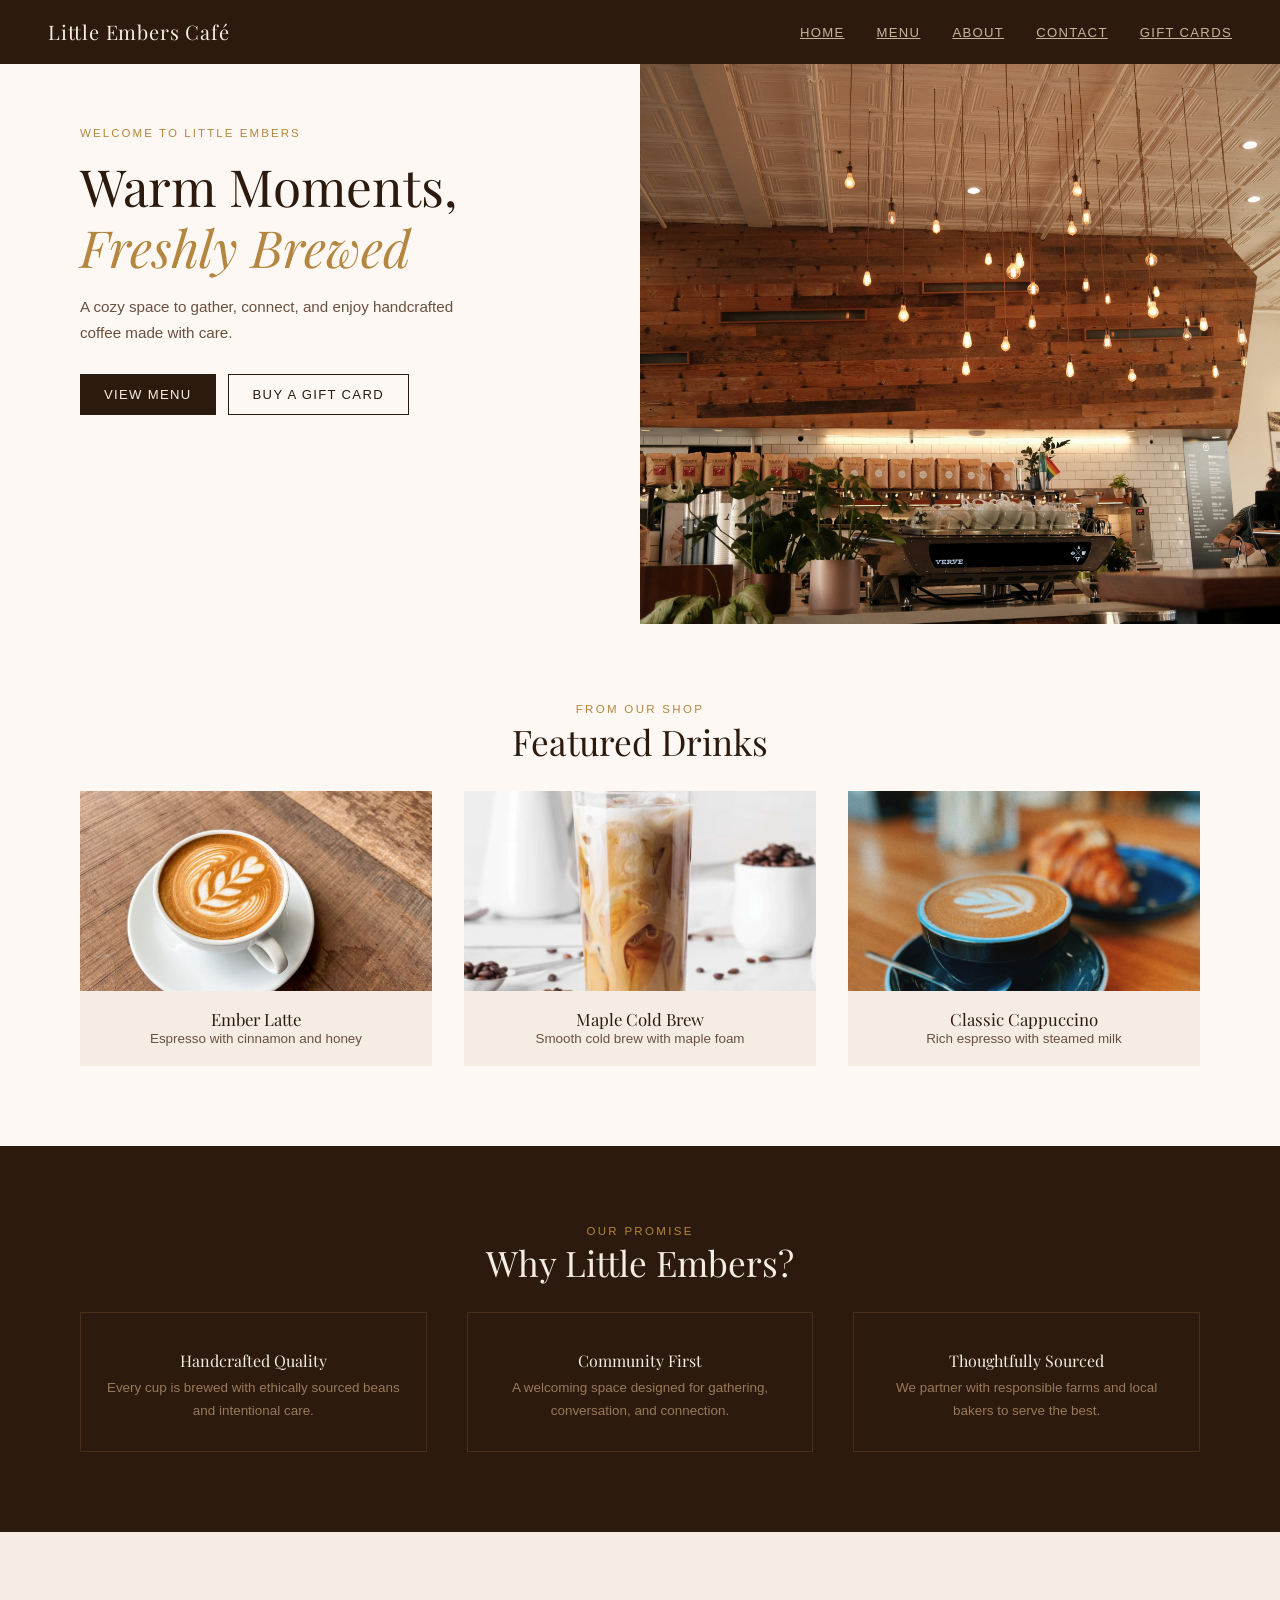
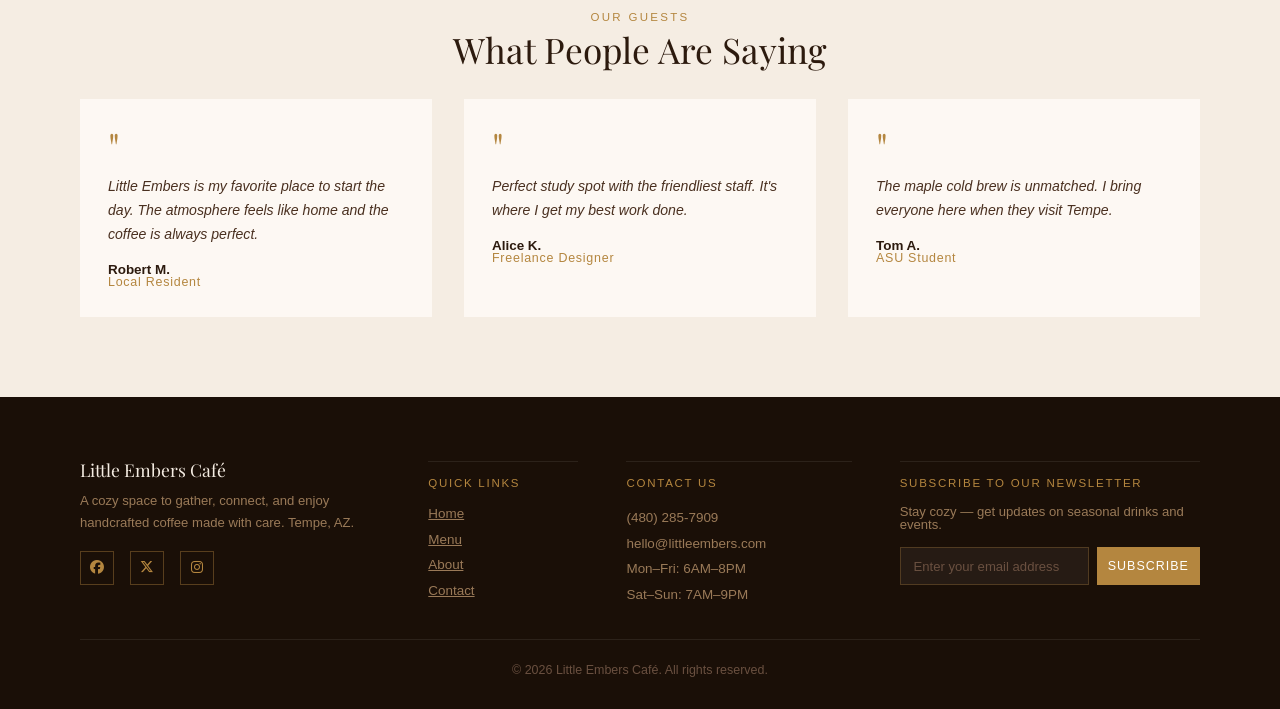
<file: index.html>
<!doctype html>
<html lang="en">
  <head>
    <meta charset="UTF-8" />
    <meta name="author" content="Sebastian Meza-Torres" />
    <meta
      name="keywords"
      content="café, ember latte, maple cold brew, cappuccino, community."
    />
    <meta
      name="description"
      content="Little Embers Café is a coffee shop website is for my senior project at ASU."
    />
    <meta name="viewport" content="width=device-width, initial-scale=1.0" />
    <link rel="preconnect" href="https://fonts.googleapis.com" />
    <link rel="preconnect" href="https://fonts.gstatic.com" crossorigin />
    <link
      href="https://fonts.googleapis.com/css2?family=Montserrat:ital,wght@0,100..900;1,100..900&family=Playfair+Display:ital,wght@0,400..900;1,400..900&family=Roboto:ital,wght@0,100..900;1,100..900&family=Source+Sans+3:ital,wght@0,200..900;1,200..900&display=swap"
      rel="stylesheet"
    />
    <link href="css/styles.css" rel="stylesheet" />
    <link
      href="https://cdnjs.cloudflare.com/ajax/libs/font-awesome/6.5.1/css/all.min.css"
      rel="stylesheet"
    />
    <title>Little Embers Café</title>
  </head>
  <body>
    <a href="#main-content" class="skip-link">Skip to main content</a>
    <header>
      <nav>
        <div class="logo">Little Embers Café</div>
        <button class="menu-toggle" aria-label="Toggle menu">
          <span></span><span></span><span></span>
        </button>
        <ul class="nav-links">
          <li><a href="index.html">Home</a></li>
          <li><a href="menu.html">Menu</a></li>
          <li><a href="about.html">About</a></li>
          <li><a href="contact.html">Contact</a></li>
          <li><a href="giftcard.html">Gift Cards</a></li>
        </ul>
        <!--
        <label class="dark-toggle" aria-label="Toggle dark mode">
          <input type="checkbox" id="darkModeBtn"/>
          <span class="dark-toggle-slider"></span>
          </label>
        -->
      </nav>
    </header>
    <main id="main-content">
      <!-- Hero Section -->
      <section class="hero">
        <div class="hero-text">
          <span class="hero-eyebrow">Welcome to Little Embers</span>
          <h1 class="hero-title">
            Warm Moments, <br /><em>Freshly Brewed</em>
          </h1>
          <p class="hero-sub">
            A cozy space to gather, connect, and enjoy handcrafted coffee made
            with care.
          </p>
          <div class="hero-btns">
            <button
              class="btn-primary"
              type="button"
              onclick="window.location.href = 'menu.html'"
            >
              View Menu
            </button>
            <button
              class="btn-secondary"
              type="button"
              onclick="window.location.href = 'giftcard.html'"
            >
              Buy a Gift Card
            </button>
          </div>
        </div>
        <div class="hero-image">
          <img
            src="images/Little-Embers-Cafe-Hero.jpg"
            alt="Cozy interior of Little Embers Café"
          />
        </div>
      </section>

      <!--Featured Drinks-->
      <section class="section">
        <div class="section-header">
          <span class="section-label">From Our Shop</span>
          <h2 class="section-title">Featured Drinks</h2>
        </div>
        <div class="drinks-grid">
          <div class="drink-card">
            <img
              class="drink-img"
              src="images/Latte-Featured-Drink.jpg"
              alt="Ember Latte"
            />
            <div class="drink-info">
              <h3 class="drink-name">Ember Latte</h3>
              <p class="drink-desc">Espresso with cinnamon and honey</p>
            </div>
          </div>

          <div class="drink-card">
            <img
              class="drink-img"
              src="images/Maple-Cold-Brew.jpeg"
              alt="Maple Cold Brew"
            />
            <div class="drink-info">
              <h3 class="drink-name">Maple Cold Brew</h3>
              <p class="drink-desc">Smooth cold brew with maple foam</p>
            </div>
          </div>

          <div class="drink-card">
            <img
              class="drink-img"
              src="images/Classic-Cappuccino.jpg"
              alt="Classic Cappuccino"
            />
            <div class="drink-info">
              <h3 class="drink-name">Classic Cappuccino</h3>
              <p class="drink-desc">Rich espresso with steamed milk</p>
            </div>
          </div>
        </div>
      </section>
      <!--Why Little Embers Section-->
      <section class="why-section">
        <div class="section-header">
          <span class="section-label">Our Promise</span>
          <h2 class="section-title">Why Little Embers?</h2>
        </div>
        <div class="why-grid">
          <div class="why-item">
            <div class="why-icon"></div>
            <h3 class="why-title">Handcrafted Quality</h3>
            <p class="why-desc">
              Every cup is brewed with ethically sourced beans and intentional
              care.
            </p>
          </div>
          <div class="why-item">
            <div class="why-icon"></div>
            <h3 class="why-title">Community First</h3>
            <p class="why-desc">
              A welcoming space designed for gathering, conversation, and
              connection.
            </p>
          </div>
          <div class="why-item">
            <div class="why-icon"></div>
            <h3 class="why-title">Thoughtfully Sourced</h3>
            <p class="why-desc">
              We partner with responsible farms and local bakers to serve the
              best.
            </p>
          </div>
        </div>
      </section>
      <!--Testimonials-->
      <section class="testimonials">
        <div class="section-header">
          <span class="section-label">Our Guests</span>
          <h2 class="section-title">What People Are Saying</h2>
        </div>
        <div class="testimonials-grid">
          <div class="testimonial-card">
            <div class="quote-mark">"</div>
            <p class="testimonial-text">
              Little Embers is my favorite place to start the day. The
              atmosphere feels like home and the coffee is always perfect.
            </p>
            <p class="testimonial-author">Robert M.</p>
            <p class="testimonial-role">Local Resident</p>
          </div>
          <div class="testimonial-card">
            <div class="quote-mark">"</div>
            <p class="testimonial-text">
              Perfect study spot with the friendliest staff. It's where I get my
              best work done.
            </p>
            <p class="testimonial-author">Alice K.</p>
            <p class="testimonial-role">Freelance Designer</p>
          </div>
          <div class="testimonial-card">
            <div class="quote-mark">"</div>
            <p class="testimonial-text">
              The maple cold brew is unmatched. I bring everyone here when they
              visit Tempe.
            </p>
            <p class="testimonial-author">Tom A.</p>
            <p class="testimonial-role">ASU Student</p>
          </div>
        </div>
      </section>
    </main>
    <!-- Footer -->
    <footer>
      <div class="footer-grid">
        <div>
          <p class="footer-logo">Little Embers Café</p>
          <p class="footer-tagline">
            A cozy space to gather, connect, and enjoy handcrafted coffee made
            with care. Tempe, AZ.
          </p>
          <div class="footer-social">
            <div class="footer-social-icon" role="img" aria-label="Facebook">
              <i class="fa-brands fa-facebook"></i>
            </div>
            <div class="footer-social-icon" role="img" aria-label="X / Twitter">
              <i class="fa-brands fa-x-twitter"></i>
            </div>
            <div class="footer-social-icon" role="img" aria-label="Instagram">
              <i class="fa-brands fa-instagram"></i>
            </div>
          </div>
        </div>
        <div>
          <p class="footer-heading">Quick Links</p>
          <ul class="footer-links">
            <li><a href="index.html">Home</a></li>
            <li><a href="menu.html">Menu</a></li>
            <li><a href="about.html">About</a></li>
            <li><a href="contact.html">Contact</a></li>
          </ul>
        </div>
        <div>
          <p class="footer-heading">Contact Us</p>
          <address class="footer-contact-info">
            (480) 285-7909<br />
            hello@littleembers.com<br />
            Mon&ndash;Fri: 6AM&ndash;8PM<br />
            Sat&ndash;Sun: 7AM&ndash;9PM
          </address>
        </div>
        <div>
          <p class="footer-heading">Subscribe to Our Newsletter</p>
          <p class="footer-newsletter-desc">
            Stay cozy &mdash; get updates on seasonal drinks and events.
          </p>
          <div class="newsletter-form">
            <input
              type="email"
              class="newsletter-input"
              placeholder="Enter your email address"
              aria-label="Email address for newsletter"
            />
            <button class="newsletter-btn">Subscribe</button>
          </div>
        </div>
      </div>
      <div class="footer-bottom">
        &copy; 2026 Little Embers Café. All rights reserved.
      </div>
    </footer>

    <script src="js/script.js"></script>
  </body>
</html>
</file>
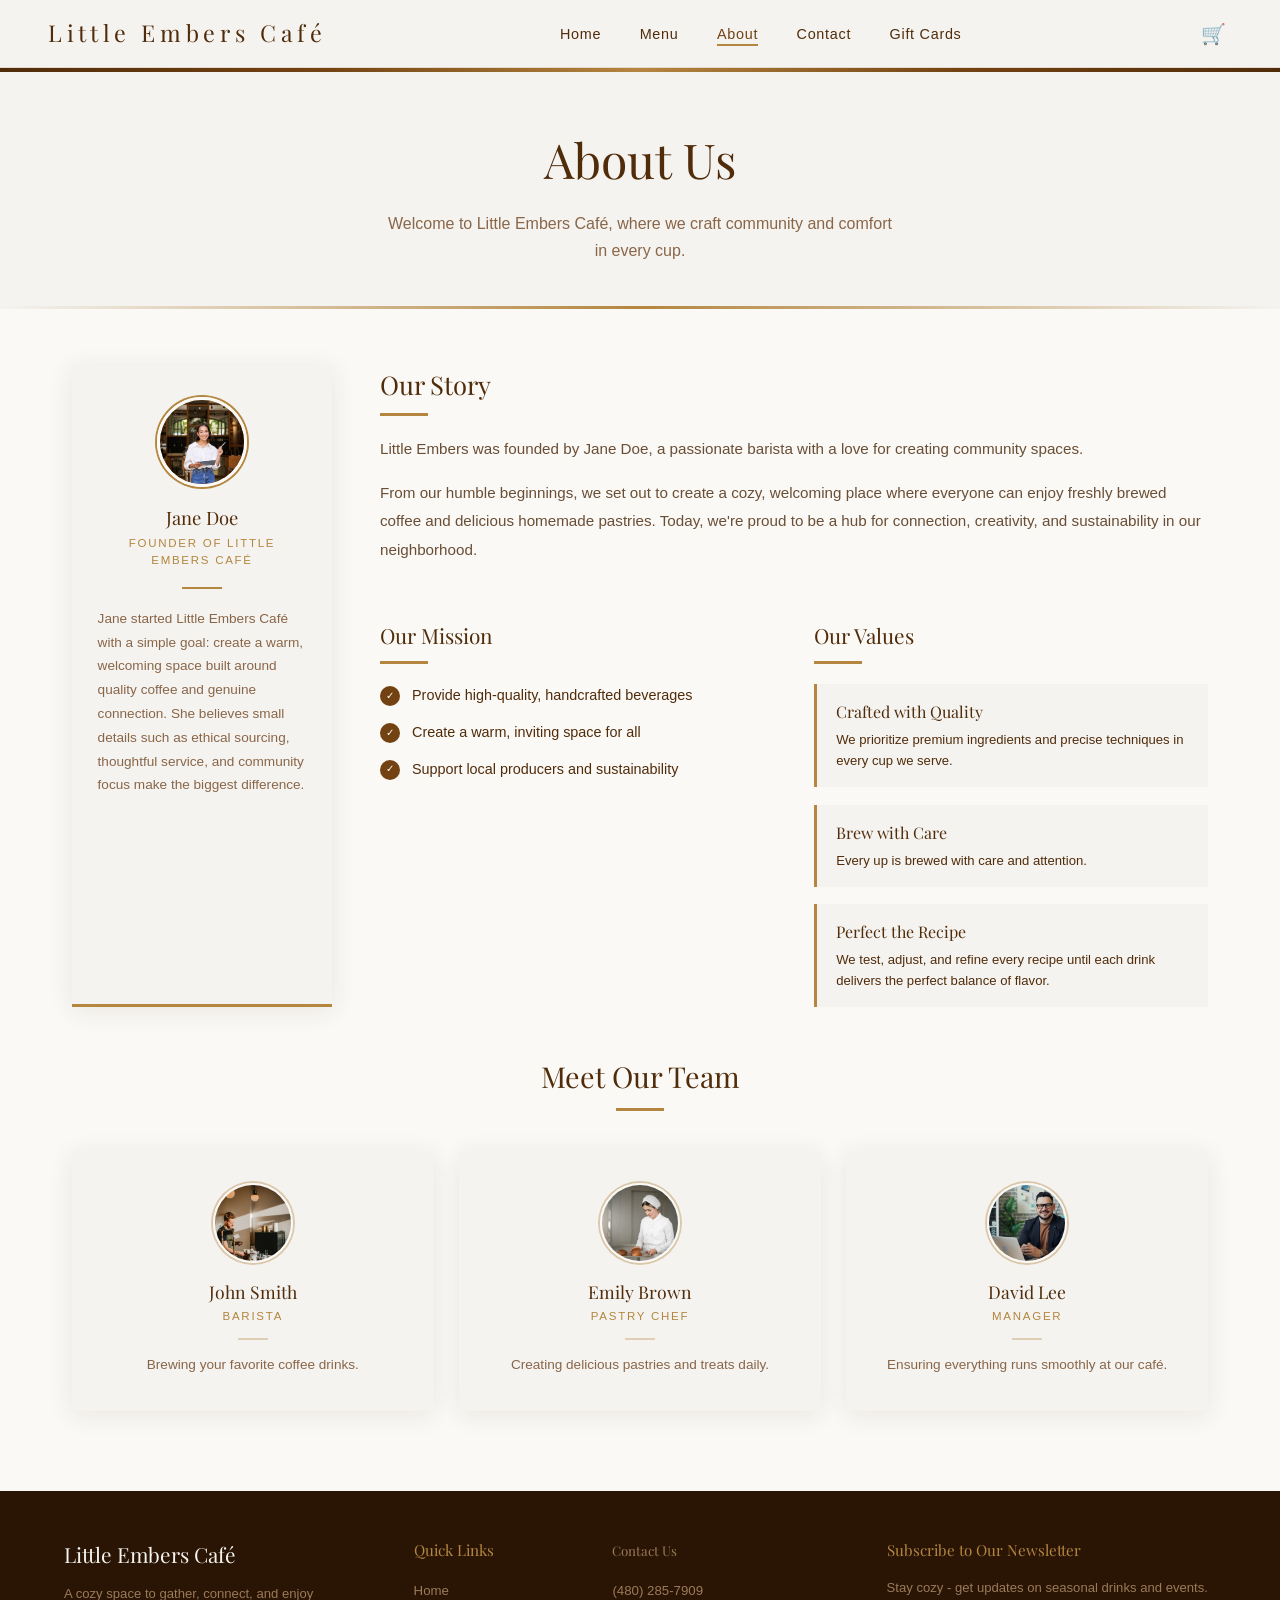
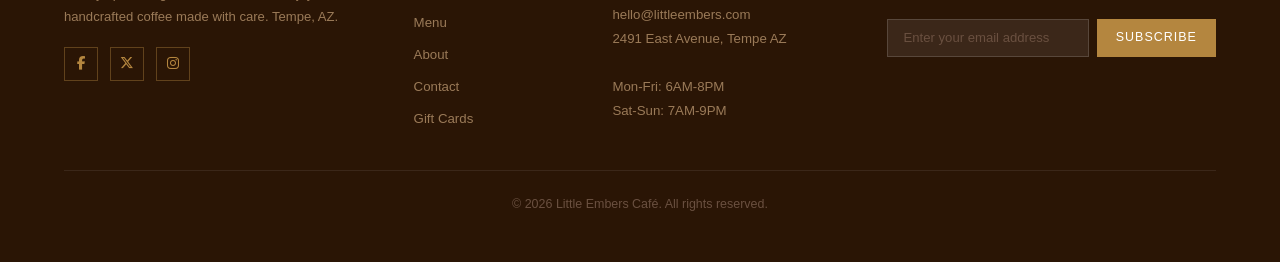
<file: about.html>
<!doctype html>
<html lang="en">
  <head>
    <meta charset="UTF-8" />
    <meta name="author" content="Sebastian Meza-Torres" />
    <meta name="keywords" content="" />
    <meta
      name="description"
      content="This page features the staff members that created Little Embers Café."
    />
    <meta name="viewport" content="width=device-width, initial-scale=1.0" />
    <title>About Us - Little Embers Café</title>
    <link href="css/about.css" rel="stylesheet" />
    <link rel="preconnect" href="https://fonts.googleapis.com" />
    <link rel="preconnect" href="https://fonts.gstatic.com" crossorigin />
    <link
      href="https://fonts.googleapis.com/css2?family=Montserrat:ital,wght@0,100..900;1,100..900&family=Playfair+Display:ital,wght@0,400..900;1,400..900&family=Roboto:ital,wght@0,100..900;1,100..900&family=Source+Sans+3:ital,wght@0,200..900;1,200..900&display=swap"
      rel="stylesheet"
    />
    <link
      href="https://cdnjs.cloudflare.com/ajax/libs/font-awesome/6.5.1/css/all.min.css"
      rel="stylesheet"
    />
  </head>
  <body>
    <header>
      <nav aria-label="Primary navigation">
        <a href="index.html" class="logo">Little Embers Café</a>
        <ul class="nav-links">
          <li><a href="index.html">Home</a></li>
          <li><a href="menu.html">Menu</a></li>
          <li>
            <a href="about.html" class="active" aria-current="page">About</a>
          </li>
          <li><a href="contact.html">Contact</a></li>
          <li><a href="giftcard.html">Gift Cards</a></li>
        </ul>
        <div class="nav-actions">
          <button class="cart-btn" aria-label="View cart">🛒</button>
          <button
            class="hamburger"
            id="hamburger"
            aria-label="Toggle navigation"
            aria-expanded="false"
            aria-controls="mobile-nav"
          >
            <span></span>
            <span></span>
            <span></span>
          </button>
        </div>
      </nav>
    </header>
    <!-- Mobile Nav -->
    <nav
      id="mobile-nav"
      class="mobile-nav"
      aria-label="Mobile navigation"
      hidden
    >
      <a href="index.html">Home</a>
      <a href="menu.html">Menu</a>
      <a href="about.html" class="active" aria-current="page">About Us</a>
      <a href="contact.html">Contact</a>
      <a href="giftcard.html">Gift Cards</a>
    </nav>
    <div class="accent-strip" aria-hidden="true"></div>
    <main>
      <!--Page Banner -->
      <section class="page-banner" aria-labelledby="page-heading">
        <h1 id="page-heading">About Us</h1>
        <p>
          Welcome to Little Embers Café, where we craft community and comfort in
          every cup.
        </p>
      </section>

      <!-- Sidebar and Content -->
      <div class="about-wrapper">
        <!-- Founder Sidebar -->
        <aside class="founder-sidebar reveal" aria-label="Founder profile">
          <!-- I will need to find images on Pixabay or somewhere, I will be adding images in general once I am done with this page. -->
          <!-- All credit goes to benzoix on freepik: https://www.freepik.com/free-photo/portrait-asian-woman-manager-standing-with-tablet-front-cafe-entrance-welcomes-guests_35982111.htm#fromView=keyword&page=1&position=0&uuid=640708d5-387e-468a-b6fb-db5d31d5eb98&query=Asian+coffee+shop+manager-->
          <img
            src="images/Jane_Doe_About_Us.jpeg"
            alt="Jane Doe, Founder of Little Embers Café"
            class="founder-avatar"
          />
          <p class="founder-name">Jane Doe</p>
          <span class="founder-role">Founder of Little Embers Café</span>
          <div class="founder-divider" aria-hidden="true"></div>
          <p class="founder-bio">
            Jane started Little Embers Café with a simple goal: create a warm,
            welcoming space built around quality coffee and genuine connection.
            She believes small details such as ethical sourcing, thoughtful
            service, and community focus make the biggest difference.
          </p>
        </aside>

        <!-- Right Side, Story + Mission/Values -->
        <div class="about-content">
          <!-- Our Story -->
          <section
            class="story-block reveal reveal-d1"
            aria-labelledby="story-heading"
          >
            <h2 id="story-heading" class="block-title">Our Story</h2>
            <p>
              Little Embers was founded by Jane Doe, a passionate barista with a
              love for creating community spaces.
            </p>
            <p>
              From our humble beginnings, we set out to create a cozy, welcoming
              place where everyone can enjoy freshly brewed coffee and delicious
              homemade pastries. Today, we're proud to be a hub for connection,
              creativity, and sustainability in our neighborhood.
            </p>
          </section>

          <!-- Mission + Values -->
          <div class="mission-values-row">
            <section
              class="mission-block reveal reveal-d1"
              aria-labelledby="mission-heading"
            >
              <h2 id="mission-heading" class="block-title">Our Mission</h2>
              <ul class="mission-list">
                <li class="mission-item">
                  <span class="mission-check" aria-hidden="true">✓</span>
                  <span>Provide high-quality, handcrafted beverages</span>
                </li>
                <li class="mission-item">
                  <span class="mission-check" aria-hidden="true">✓</span>
                  <span>Create a warm, inviting space for all</span>
                </li>
                <li class="mission-item">
                  <span class="mission-check" aria-hidden="true">✓</span>
                  <span>Support local producers and sustainability</span>
                </li>
              </ul>
            </section>

            <section
              class="values-block reveal reveal-d2"
              aria-labelledby="values-heading"
            >
              <h2 id="values-heading" class="block-title">Our Values</h2>
              <ul class="values-list">
                <li class="value-item">
                  <p class="value-name">Crafted with Quality</p>
                  <p class="value-desc">
                    We prioritize premium ingredients and precise techniques in
                    every cup we serve.
                  </p>
                </li>
                <li class="value-item">
                  <p class="value-name">Brew with Care</p>
                  <p class="value-desc">
                    Every up is brewed with care and attention.
                  </p>
                </li>
                <li class="value-item">
                  <p class="value-name">Perfect the Recipe</p>
                  <p class="value-desc">
                    We test, adjust, and refine every recipe until each drink
                    delivers the perfect balance of flavor.
                  </p>
                </li>
              </ul>
            </section>
          </div>
        </div>
      </div>

      <!-- Meet Our Team -->
      <section class="team-section" aria-labelledby="team-heading">
        <h2 id="team-heading" class="team-heading">Meet Our Team</h2>
        <div class="team-rule" aria-hidden="true"></div>

        <ul class="team-grid">
          <li class="team-card reveal">
            <!-- Placeholder image here -->
            <!-- All credit goes to Bhuwan Bansal on Unsplash: https://unsplash.com/photos/man-in-black-and-white-polo-shirt-playing-guitar-Imq-jC1zPMM-->
            <img
              src="images/John_Smith_About_Us.jpg"
              alt="John Smith, Barista at Little Embers Café"
              class="team-avatar"
            />
            <p class="team-name">John Smith</p>
            <span class="team-role">Barista</span>
            <div class="team-divider" aria-hidden="true"></div>
            <p class="team-bio">Brewing your favorite coffee drinks.</p>
          </li>
          <li class="team-card reveal reveal-d1">
            <!-- Placeholder image here-->
            <!-- All credit goes to Arsham Baseri on Unsplash: https://unsplash.com/photos/baker-placing-fresh-bread-rolls-on-a-tray-RQdXS861Tyc-->
            <img
              src="images/Emily_Brown_About_Us.jpg"
              alt="Emily Brown, Pastry Chef at Little Embers Café."
              class="team-avatar"
            />
            <p class="team-name">Emily Brown</p>
            <span class="team-role">Pastry Chef</span>
            <div class="team-divider" aria-hidden="true"></div>
            <p class="team-bio">
              Creating delicious pastries and treats daily.
            </p>
          </li>
          <li class="team-card reveal reveal-d2">
            <!-- Placeholder image here -->
            <!-- All credit goes to Vitaly Gariev on Unsplash: https://unsplash.com/photos/a-man-sitting-at-a-table-with-a-laptop-lNbM1c4vdCk  -->
            <img
              src="images/David_Lee_About_Us.jpg"
              alt="David Lee, Manager at Little Embers Café."
              class="team-avatar"
            />
            <p class="team-name">David Lee</p>
            <span class="team-role">Manager</span>
            <div class="team-divider" aria-hidden="true"></div>
            <p class="team-bio">
              Ensuring everything runs smoothly at our café.
            </p>
          </li>
        </ul>
      </section>
    </main>

    <!-- Footer -->
    <footer class="site-footer">
      <div class="footer-grid">
        <div class="footer-brand">
          <p class="footer-logo">Little Embers Café</p>
          <p class="footer-tagline">
            A cozy space to gather, connect, and enjoy handcrafted coffee made
            with care. Tempe, AZ.
          </p>
          <ul class="footer-social" aria-label="Social media links">
            <li>
              <a href="#" class="footer-social-icon" aria-label="Facebook"
                ><i class="fa-brands fa-facebook-f"></i
              ></a>
            </li>
            <li>
              <a href="#" class="footer-social-icon" aria-label="X"
                ><i class="fa-brands fa-x-twitter"></i
              ></a>
            </li>
            <li>
              <a href="#" class="footer-social-icon" aria-label="Instagram"
                ><i class="fa-brands fa-instagram"></i
              ></a>
            </li>
          </ul>
        </div>

        <nav class="footer-nav" aria-label="Footer navigation">
          <p class="footer-heading">Quick Links</p>
          <ul class="footer-links">
            <li><a href="index.html">Home</a></li>
            <li><a href="menu.html">Menu</a></li>
            <li><a href="about.html">About</a></li>
            <li><a href="contact.html">Contact</a></li>
            <li><a href="giftcard.html">Gift Cards</a></li>
          </ul>
        </nav>
        <address class="footer-contact">
          <p class="footer-heading">Contact Us</p>
          <p>
            <a href="tel:+14802857909">(480) 285-7909</a><br />
            <a href="mailto:hello@littleembers.com">hello@littleembers.com</a
            ><br />
            2491 East Avenue, Tempe AZ<br /><br />
            Mon-Fri: 6AM-8PM<br />
            Sat-Sun: 7AM-9PM
          </p>
        </address>

        <div class="footer-newsletter">
          <p class="footer-heading">Subscribe to Our Newsletter</p>
          <p class="footer-newsletter-sub">
            Stay cozy - get updates on seasonal drinks and events.
          </p>
          <form class="newsletter-form" novalidate>
            <label for="newsletter-email" class="visually-hidden"
              >Email Address</label
            >
            <input
              type="email"
              id="newsletter-email"
              class="newsletter-input"
              placeholder="Enter your email address"
              autocomplete="email"
            />
            <button type="submit" class="newsletter-btn">Subscribe</button>
          </form>
        </div>
      </div>
      <p class="footer-bottom">
        &copy; 2026 Little Embers Café. All rights reserved.
      </p>
    </footer>
    <script src="js/about.js"></script>
  </body>
</html>
</file>
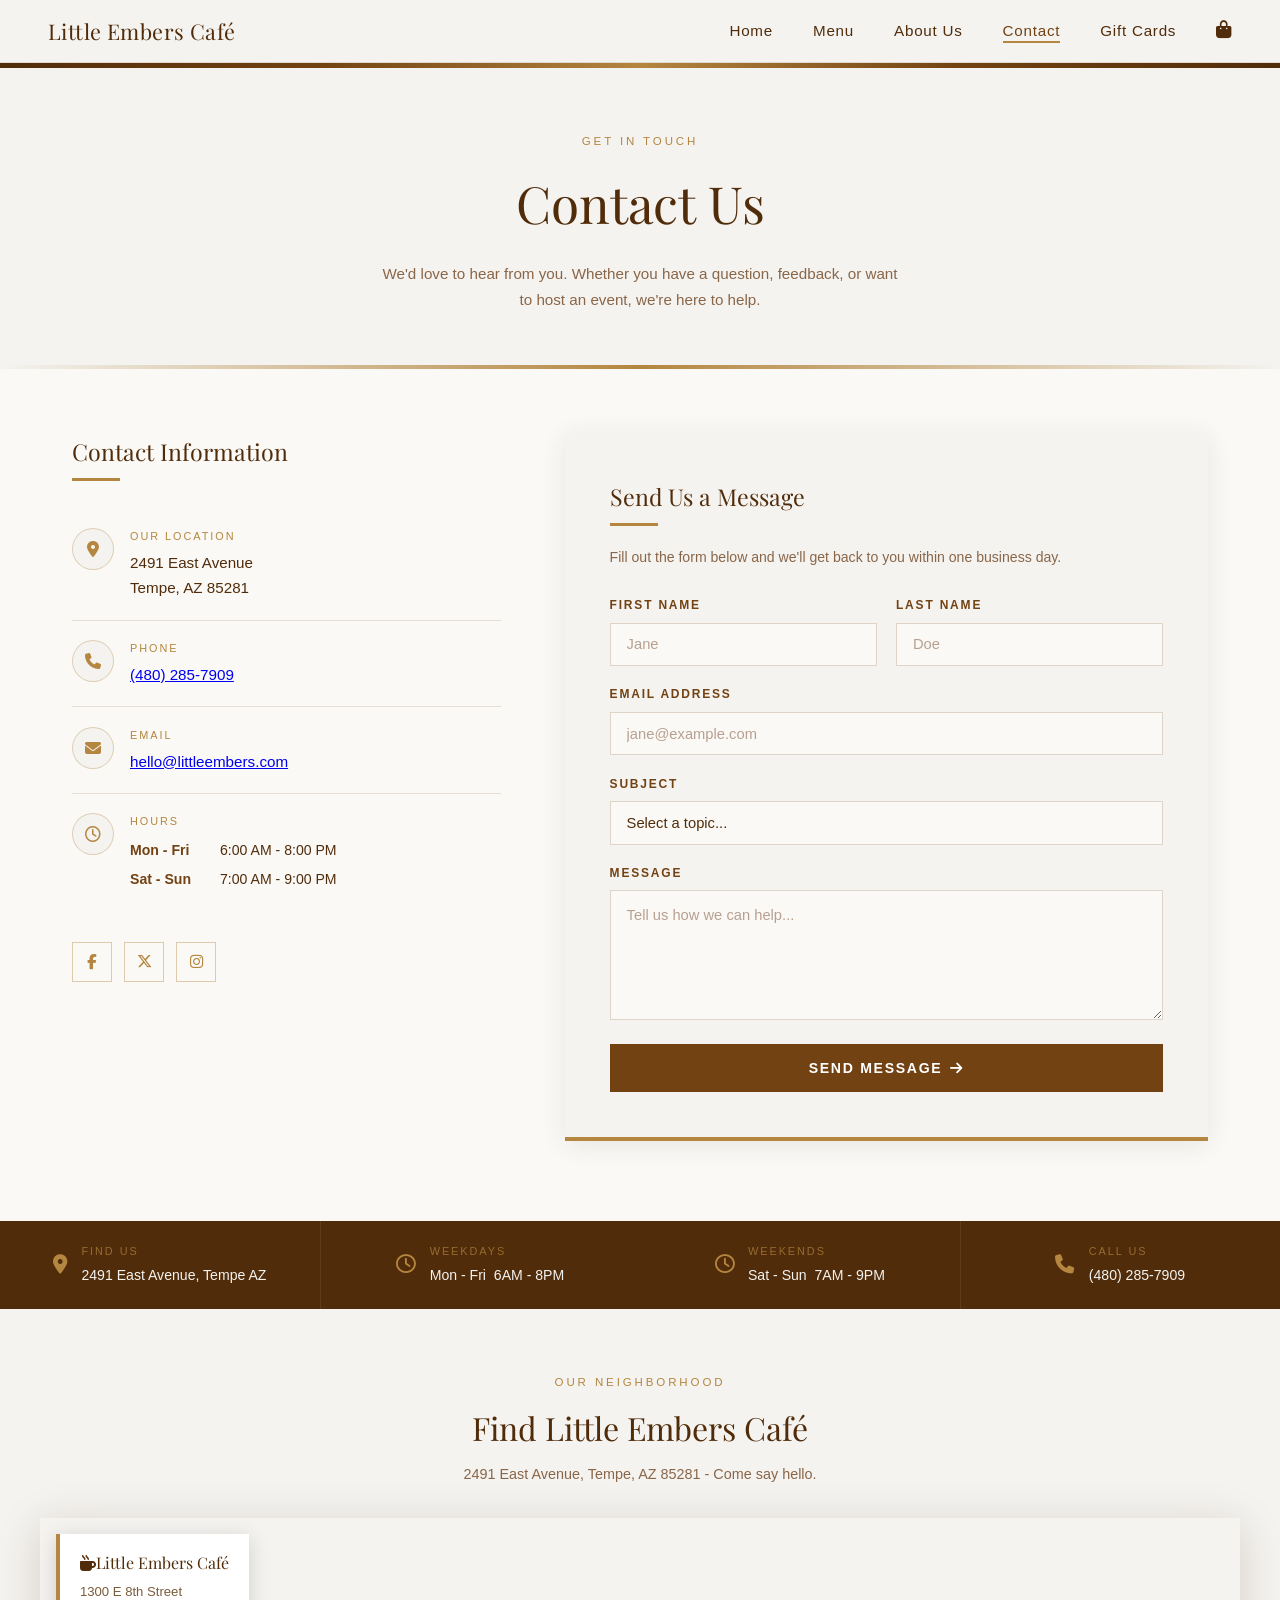
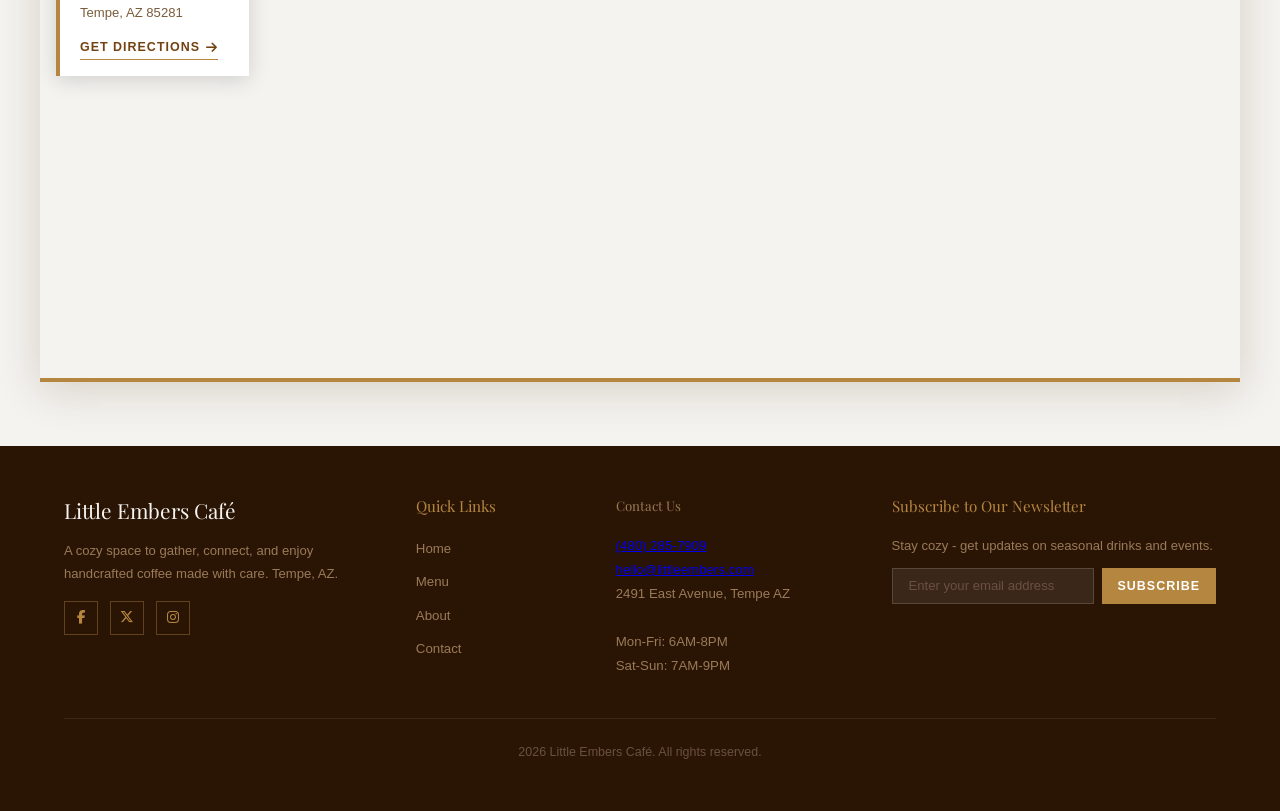
<file: contact.html>
<!doctype html>
<html lang="en">
  <head>
    <meta charset="UTF-8" />
    <meta name="author" content="Sebastian Meza-Torres" />
    <meta
      name="keywords"
      content="Contact, Inquiries, General, Events, Little Embers Cafe"
    />
    <meta
      name="description"
      content="This is the contact page for Little Embers Café"
    />
    <meta name="viewport" content="width=device-width, initial-scale=1.0" />
    <title>Contact Us - Little Embers Café</title>
    <link href="css/contact.css" rel="stylesheet" />
    <link rel="preconnect" href="https://fonts.googleapis.com" />
    <link rel="preconnect" href="https://fonts.gstatic.com" crossorigin />
    <link
      href="https://fonts.googleapis.com/css2?family=Montserrat:ital,wght@0,100..900;1,100..900&family=Playfair+Display:ital,wght@0,400..900;1,400..900&family=Roboto:ital,wght@0,100..900;1,100..900&family=Source+Sans+3:ital,wght@0,200..900;1,200..900&display=swap"
      rel="stylesheet"
    />
    <link
      href="https://cdnjs.cloudflare.com/ajax/libs/font-awesome/6.5.1/css/all.min.css"
      rel="stylesheet"
    />
  </head>
  <body>
    <!-- Header -->
    <header class="site-header">
      <nav class="primary-nav" aria-label="Primary navigation">
        <a class="logo" href="#">Little Embers Café</a>
        <button
          class="hamburger"
          id="hamburger"
          aria-label="Open menu"
          aria-expanded="false"
        >
          <span></span>
          <span></span>
          <span></span>
        </button>
        <ul class="nav-links">
          <li><a href="index.html">Home</a></li>
          <li><a href="menu.html">Menu</a></li>
          <li><a href="about.html">About Us</a></li>
          <li><a href="contact.html" class="active">Contact</a></li>
          <li><a href="giftcard.html">Gift Cards</a></li>
          <li>
            <a href="#" aria-label="Cart"
              ><i class="fa-solid fa-bag-shopping cart-icon"></i
            ></a>
          </li>
        </ul>
      </nav>
      <!-- Mobile NAV-->
      <nav
        class="mobile-nav"
        id="mobile-nav"
        aria-label="Mobile navigation"
        aria-hidden="true"
      >
        <ul>
          <li><a href="index.html">Home</a></li>
          <li><a href="menu.html">Menu</a></li>
          <li><a href="about.html">About Us</a></li>
          <li><a href="contact.html" class="active">Contact</a></li>
          <li><a href="giftcard.html">Gift Cards</a></li>
        </ul>
      </nav>
    </header>
    <div class="accent-strip" role="presentation"></div>
    <main>
      <!-- Page Banner -->
      <section class="page-banner" aria-labelledby="banner-heading">
        <span class="banner-eyebrow">Get in Touch</span>
        <h1 class="banner-title" id="banner-heading">Contact Us</h1>
        <p class="banner-sub">
          We'd love to hear from you. Whether you have a question, feedback, or
          want to host an event, we're here to help.
        </p>
      </section>

      <!-- Contact Content -->
      <div class="contact-wrapper">
        <!-- Left Contact Info -->
        <aside class="contact-info" aria-label="Contact details">
          <h2 class="info-heading" id="contact-heading">Contact Information</h2>
          <div class="info-divider" role="presentation"></div>

          <address>
            <div class="info-item">
              <div class="info-icon" aria-hidden="true">
                <i class="fa-solid fa-location-dot"></i>
              </div>
              <div>
                <p class="info-text-label">Our Location</p>
                <p class="info-text-value">
                  2491 East Avenue<br />Tempe, AZ 85281
                </p>
              </div>
            </div>

            <div class="info-item">
              <div class="info-icon" aria-hidden="true">
                <i class="fa-solid fa-phone"></i>
              </div>
              <div>
                <p class="info-text-label">Phone</p>
                <p class="info-text-value">
                  <a href="tel:+14802857909">(480) 285-7909</a>
                </p>
              </div>
            </div>
            <div class="info-item">
              <div class="info-icon" aria-hidden="true">
                <i class="fa-solid fa-envelope"></i>
              </div>
              <div>
                <p class="info-text-label">Email</p>
                <p class="info-text-value">
                  <a href="mailto:hello@littleembers.com"
                    >hello@littleembers.com</a
                  >
                </p>
              </div>
            </div>
            <div class="info-item">
              <div class="info-icon" aria-hidden="true">
                <i class="fa-regular fa-clock"></i>
              </div>
              <div>
                <p class="info-text-label">Hours</p>
                <table class="hours-table">
                  <caption class="visually-hidden">
                    Café hours by day
                  </caption>
                  <tbody>
                    <tr>
                      <td>Mon - Fri</td>
                      <td>6:00 AM - 8:00 PM</td>
                    </tr>
                    <tr>
                      <td>Sat - Sun</td>
                      <td>7:00 AM - 9:00 PM</td>
                    </tr>
                  </tbody>
                </table>
              </div>
            </div>
          </address>

          <ul class="social-row" aria-label="Social media links">
            <li>
              <a class="social-btn" href="#" aria-label="Facebook"
                ><i class="fa-brands fa-facebook-f"></i
              ></a>
            </li>
            <li>
              <a class="social-btn" href="#" aria-label="X /Twitter"
                ><i class="fa-brands fa-x-twitter"></i
              ></a>
            </li>
            <li>
              <a class="social-btn" href="#" aria-label="Instagram"
                ><i class="fa-brands fa-instagram"></i
              ></a>
            </li>
          </ul>
        </aside>

        <!-- Right Contact Form -->
        <article class="contact-form-wrap" aria-labelledby="form-heading">
          <h2 class="form-heading" id="form-heading">Send Us a Message</h2>
          <div class="form-divider" role="presentation"></div>
          <p class="form-sub">
            Fill out the form below and we'll get back to you within one
            business day.
          </p>

          <form class="contact-form" novalidate>
            <div class="form-row">
              <div class="form-group">
                <label class="form-label" for="first-name">First Name</label>
                <input
                  class="form-input"
                  id="first-name"
                  type="text"
                  placeholder="Jane"
                  autocomplete="given-name"
                />
              </div>
              <div class="form-group">
                <label class="form-label" for="last-name">Last Name</label>
                <input
                  class="form-input"
                  id="last-name"
                  type="text"
                  placeholder="Doe"
                  autocomplete="family-name"
                />
              </div>
            </div>

            <div class="form-group">
              <label class="form-label" for="email">Email Address</label>
              <input
                class="form-input"
                id="email"
                type="email"
                placeholder="jane@example.com"
                autocomplete="email"
              />
            </div>

            <div class="form-group">
              <label class="form-label" for="subject">Subject</label>
              <select class="form-select" id="subject">
                <option value="" disabled selected>Select a topic...</option>
                <option>General Inquiry</option>
                <option>Event Hosting</option>
                <option>Menu Feedback</option>
                <option>Wholesale / Partnership</option>
                <option>Other</option>
              </select>
            </div>

            <div class="form-group">
              <label class="form-label" for="message">Message</label>
              <textarea
                class="form-textarea"
                id="message"
                placeholder="Tell us how we can help..."
              ></textarea>
            </div>

            <button class="submit-btn" type="submit">
              Send Message
              <i class="fa-solid fa-arrow-right" aria-hidden="true"></i>
            </button>
          </form>
        </article>
      </div>

      <!-- Info Strip -->
      <aside class="info-strip" aria-label="Quick info">
        <div class="strip-item">
          <i class="fa-solid fa-location-dot strip-icon" aria-hidden="true"></i>
          <div>
            <p class="strip-label">Find Us</p>
            <p class="strip-value">2491 East Avenue, Tempe AZ</p>
          </div>
        </div>
        <div class="strip-item">
          <i class="fa-regular fa-clock strip-icon" aria-hidden="true"></i>
          <div>
            <p class="strip-label">Weekdays</p>
            <p class="strip-value">Mon - Fri &nbsp;6AM - 8PM</p>
          </div>
        </div>
        <div class="strip-item">
          <i class="fa-regular fa-clock strip-icon" aria-hidden="true"></i>
          <div>
            <p class="strip-label">Weekends</p>
            <p class="strip-value">Sat - Sun &nbsp;7AM - 9PM</p>
          </div>
        </div>
        <div class="strip-item">
          <i class="fa-solid fa-phone strip-icon" aria-hidden="true"></i>
          <div>
            <p class="strip-label">Call Us</p>
            <p class="strip-value">(480) 285-7909</p>
          </div>
        </div>
      </aside>

      <!-- Map Section -->
      <section class="map-section" aria-labelledby="map-heading">
        <span class="map-section-label">Our Neighborhood</span>
        <h2 class="map-section-title" id="map-heading">
          Find Little Embers Café
        </h2>
        <p class="map-section-sub">
          2491 East Avenue, Tempe, AZ 85281 - Come say hello.
        </p>
        <!-- THIS IS NOT THE REAL ADDRESS. -->
        <div class="map-container">
          <iframe
            src="https://www.google.com/maps/embed?pb=!1m18!1m12!1m3!1d3330.142416692155!2d-111.9219310053249!3d33.41953120482053!2m3!1f0!2f0!3f0!3m2!1i1024!2i768!4f13.1!3m3!1m2!1s0x872b08eff83f5c5f%3A0x4ef6485a53e0341a!2s1300%20E%208th%20St%2C%20Tempe%2C%20AZ%2085281!5e0!3m2!1sen!2sus!4v1772942015160!5m2!1sen!2sus"
            allowfullscreen=""
            loading="lazy"
            referrerpolicy="no-referrer-when-downgrade"
            title="Little Embers Café on Google Maps"
          ></iframe>

          <div class="map-overlay-card">
            <p class="map-card-name">
              <i class="fa-solid fa-mug-hot" aria-hidden="true"></i>Little
              Embers Café
            </p>
            <address class="map-card-addr">
              1300 E 8th Street<br />
              Tempe, AZ 85281
            </address>
            <a
              class="map-card-link"
              href="https://maps.google.com/?q=1300+E+8th+St+Tempe+AZ+85281"
              target="_blank"
              rel="noopener noreferrer"
            >
              Get Directions
              <i class="fa-solid fa-arrow-right" aria-hidden="true"></i>
            </a>
          </div>
        </div>
      </section>
    </main>

    <!-- Footer -->
    <footer class="site-footer">
      <div class="footer-grid">
        <div class="footer-brand">
          <p class="footer-logo">Little Embers Café</p>
          <p class="footer-tagline">
            A cozy space to gather, connect, and enjoy handcrafted coffee made
            with care. Tempe, AZ.
          </p>
          <ul class="footer-social" aria-label="Social media links">
            <li>
              <a href="#" class="footer-social-icon" aria-label="Facebook"
                ><i class="fa-brands fa-facebook-f"></i
              ></a>
            </li>
            <li>
              <a href="#" class="footer-social-icon" aria-label="X"
                ><i class="fa-brands fa-x-twitter"></i
              ></a>
            </li>
            <li>
              <a href="#" class="footer-social-icon" aria-label="Instagram"
                ><i class="fa-brands fa-instagram"></i
              ></a>
            </li>
          </ul>
        </div>

        <nav class="footer-nav" aria-label="Footer navigation">
          <p class="footer-heading">Quick Links</p>
          <ul class="footer-links">
            <li><a href="index.html">Home</a></li>
            <li><a href="menu.html">Menu</a></li>
            <li><a href="about.html">About</a></li>
            <li><a href="contact.html">Contact</a></li>
          </ul>
        </nav>

        <address class="footer-contact">
          <p class="footer-heading">Contact Us</p>
          <p>
            <a href="tel:+14802857909">(480) 285-7909</a><br />
            <a href="mailto:hello@littleembers.com">hello@littleembers.com</a
            ><br />
            2491 East Avenue, Tempe AZ<br /><br />
            Mon-Fri: 6AM-8PM<br />
            Sat-Sun: 7AM-9PM
          </p>
        </address>
        <div class="footer-newsletter">
          <p class="footer-heading">Subscribe to Our Newsletter</p>
          <p class="footer-newsletter-sub">
            Stay cozy - get updates on seasonal drinks and events.
          </p>
          <form class="newsletter-form" novalidate>
            <label for="newsletter-email" class="visually-hidden"
              >Email Address</label
            >
            <input
              type="email"
              id="newsletter-email"
              class="newsletter-input"
              placeholder="Enter your email address"
              autocomplete="email"
            />
            <button type="submit" class="newsletter-btn">Subscribe</button>
          </form>
        </div>
      </div>
      <p class="footer-bottom">2026 Little Embers Café. All rights reserved.</p>
    </footer>

    <script src="js/contact.js"></script>
  </body>
</html>
</file>
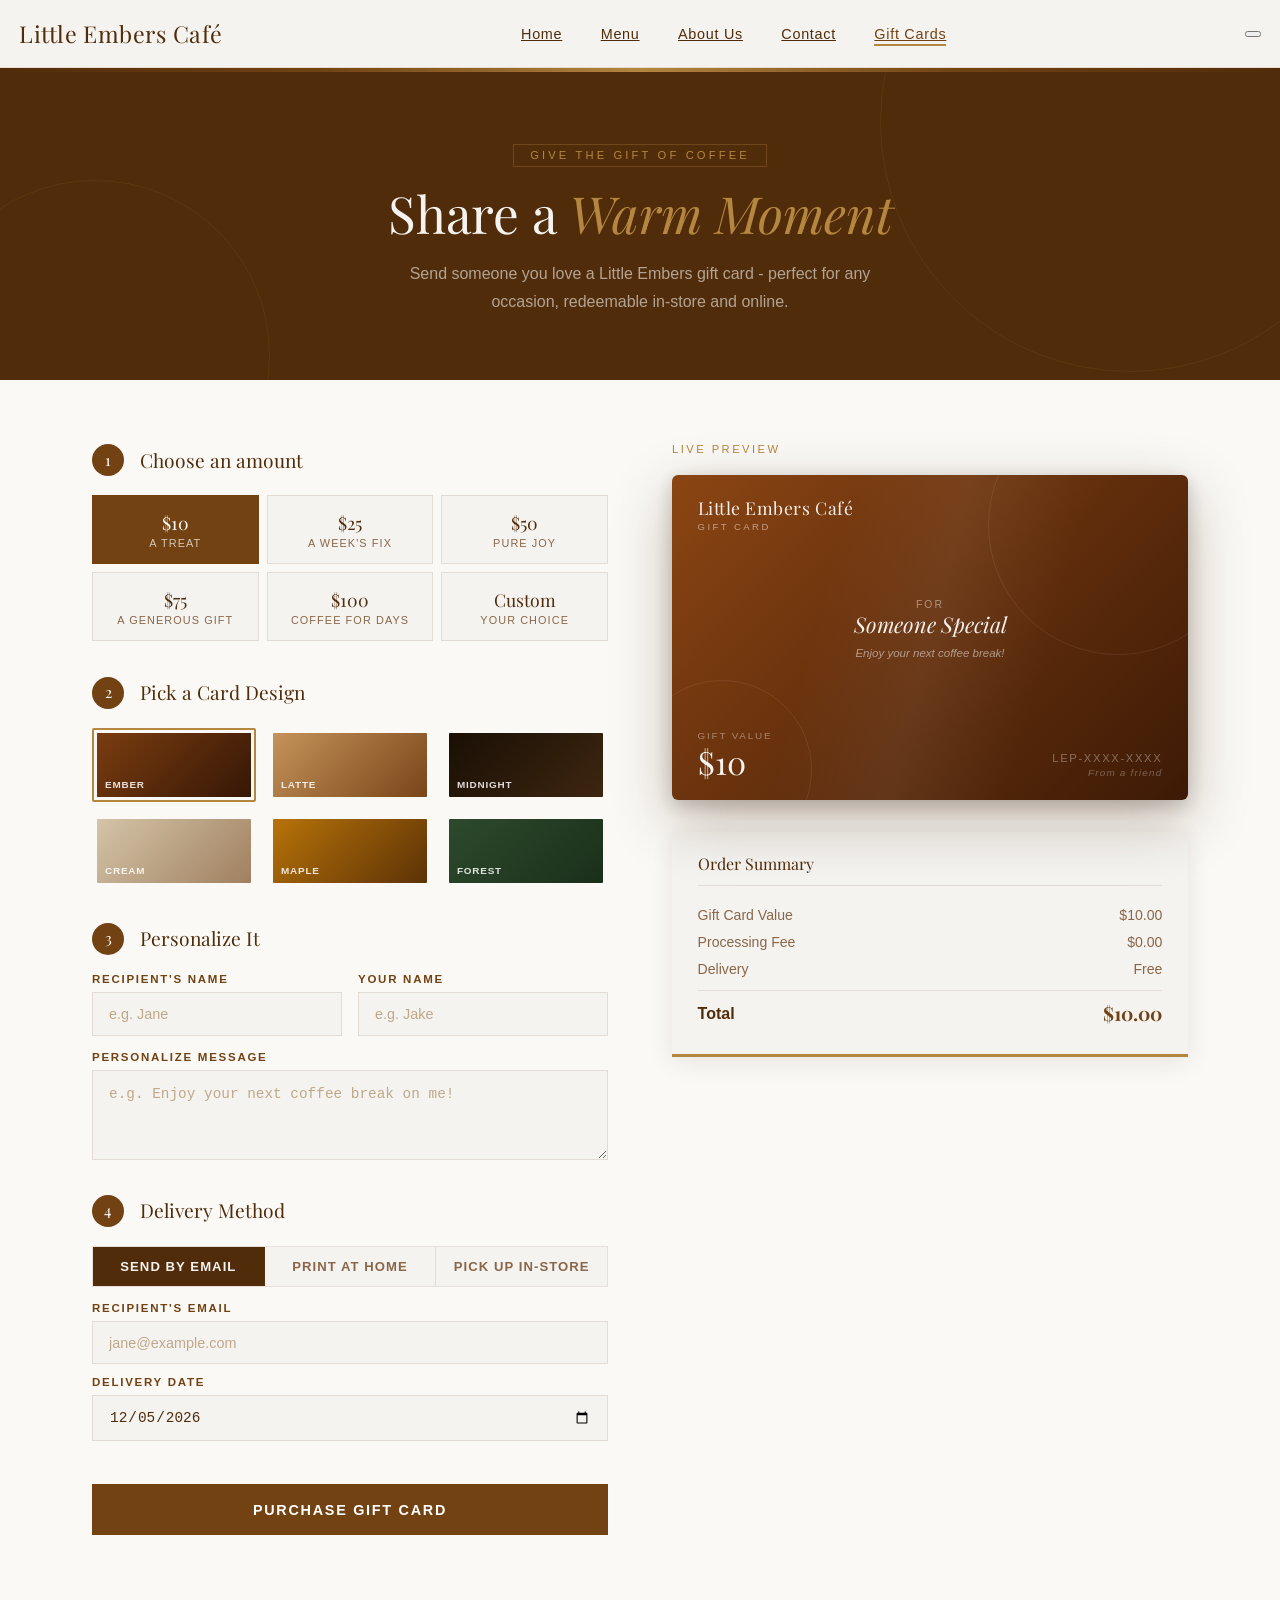
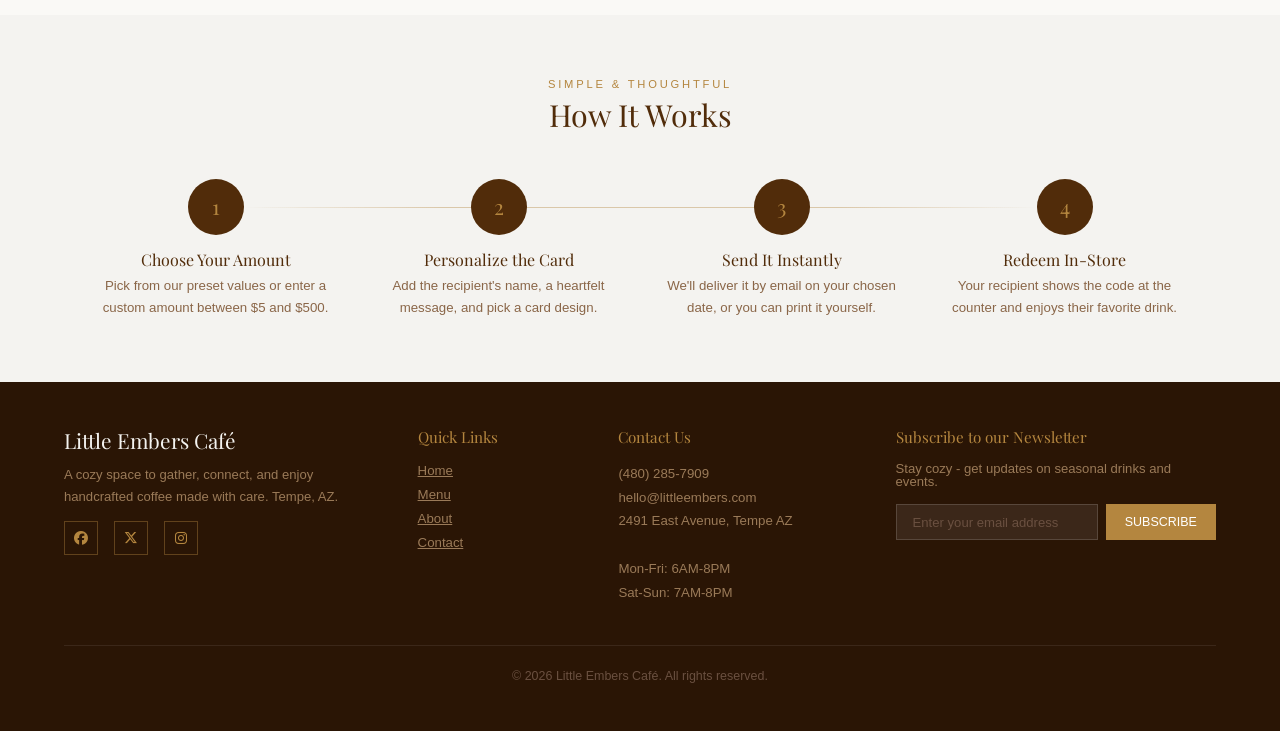
<file: giftcard.html>
<!doctype html>
<html lang="en">
  <head>
    <meta charset="UTF-8" />
    <meta name="author" content="Sebastian Meza-Torres" />
    <meta
      name="keywords"
      content="gift cards, designs, amount, coffee, personalize."
    />
    <meta
      name="description"
      content="This page is used to send gift cards for Little Embers Café shop."
    />
    <meta name="viewport" content="width=device-width, initial-scale=1.0" />
    <link rel="preconnect" href="https://fonts.googleapis.com" />
    <link rel="preconnect" href="https://fonts.gstatic.com" crossorigin />
    <link
      href="https://fonts.googleapis.com/css2?family=Montserrat:ital,wght@0,100..900;1,100..900&family=Playfair+Display:ital,wght@0,400..900;1,400..900&family=Roboto:ital,wght@0,100..900;1,100..900&family=Source+Sans+3:ital,wght@0,200..900;1,200..900&display=swap"
      rel="stylesheet"
    />
    <link href="css/giftcard.css" rel="stylesheet" />
    <link
      href="https://cdnjs.cloudflare.com/ajax/libs/font-awesome/6.5.1/css/all.min.css"
      rel="stylesheet"
    />
    <title>Gift Cards - Little Embers Café</title>
  </head>
  <body>
    <header>
      <nav aria-label="Primary navigation">
        <span class="logo">Little Embers Café</span>
        <ul class="nav-links">
          <li><a href="index.html">Home</a></li>
          <li><a href="menu.html">Menu</a></li>
          <li><a href="about.html">About Us</a></li>
          <li><a href="contact.html">Contact</a></li>
          <li><a href="giftcard.html" class="active">Gift Cards</a></li>
        </ul>
        <div class="nav-actions">
          <button class="cart-btn" aria-label="Cart"></button>
          <button
            class="hamburger"
            id="hamburger"
            aria-label="Toggle navigation"
            aria-expanded="false"
          >
            <span></span>
            <span></span>
            <span></span>
          </button>
        </div>
      </nav>
      <nav class="mobile-nav" id="mobileNav" aria-label="Mobile navigation">
        <ul>
          <li><a href="index.html">Home</a></li>
          <li><a href="menu.html">Menu</a></li>
          <li><a href="about.html">About Us</a></li>
          <li><a href="contact.html">Contact</a></li>
          <li><a href="giftcard.html" class="active">Gift Cards</a></li>
        </ul>
      </nav>

      <div class="accent-strip"></div>
    </header>
    <section class="page-banner">
      <div class="banner-inner">
        <span class="banner-eyebrow">Give the Gift of Coffee</span>
        <h1 class="banner-title">Share a <em>Warm Moment</em></h1>
        <p class="banner-sub">
          Send someone you love a Little Embers gift card - perfect for any
          occasion, redeemable in-store and online.
        </p>
      </div>
    </section>
    <main>
      <div class="gift-wrapper">
        <div class="form-panel">
          <!-- Amount -->
          <div class="step-block">
            <div class="step-header">
              <div class="step-num">1</div>
              <h2 class="step-title">Choose an amount</h2>
            </div>
            <div class="amount-grid">
              <button class="amount-btn selected" data-amount="10">
                $10
                <span class="amount-sub">A treat</span>
              </button>
              <button class="amount-btn" data-amount="25">
                $25
                <span class="amount-sub">A week's fix</span>
              </button>
              <button class="amount-btn" data-amount="50">
                $50
                <span class="amount-sub">Pure joy</span>
              </button>
              <button class="amount-btn" data-amount="75">
                $75
                <span class="amount-sub">A generous gift</span>
              </button>
              <button class="amount-btn" data-amount="100">
                $100
                <span class="amount-sub">Coffee for days</span>
              </button>
              <button class="amount-btn" data-amount="custom">
                Custom
                <span class="amount-sub">Your choice</span>
              </button>
            </div>
            <div class="custom-row" id="customRow">
              <span class="custom-label">Amount:</span>
              <div class="custom-input-wrap">
                <span>$</span>
                <input
                  class="custom-input"
                  id="customAmount"
                  type="number"
                  min="5"
                  max="500"
                  placeholder="Enter amount"
                />
              </div>
            </div>
          </div>
          <!-- Theme -->
          <div class="step-block">
            <div class="step-header">
              <div class="step-num">2</div>
              <h2 class="step-title">Pick a Card Design</h2>
            </div>
            <div class="theme-grid">
              <button
                class="theme-btn selected"
                data-theme="ember"
                aria-label="Ember theme"
              >
                <span class="theme-swatch swatch-ember">
                  <span class="theme-name">Ember</span>
                </span>
              </button>
              <button
                class="theme-btn"
                data-theme="latte"
                aria-label="Latte theme"
              >
                <span class="theme-swatch swatch-latte">
                  <span class="theme-name">Latte</span>
                </span>
              </button>
              <button
                class="theme-btn"
                data-theme="midnight"
                aria-label="Midnight theme"
              >
                <span class="theme-swatch swatch-midnight">
                  <span class="theme-name">Midnight</span>
                </span>
              </button>
              <button
                class="theme-btn"
                data-theme="cream"
                aria-label="Cream theme"
              >
                <span class="theme-swatch swatch-cream">
                  <span class="theme-name">Cream</span>
                </span>
              </button>
              <button
                class="theme-btn"
                data-theme="maple"
                aria-label="Maple theme"
              >
                <span class="theme-swatch swatch-maple">
                  <span class="theme-name">Maple</span>
                </span>
              </button>
              <button
                class="theme-btn"
                data-theme="forest"
                aria-label="Forest theme"
              >
                <span class="theme-swatch swatch-forest">
                  <span class="theme-name">Forest</span>
                </span>
              </button>
            </div>
          </div>
          <!-- Personalize -->
          <div class="step-block">
            <div class="step-header">
              <div class="step-num">3</div>
              <h2 class="step-title">Personalize It</h2>
            </div>
            <div class="form-fields">
              <div class="field-row">
                <div class="field-group">
                  <label class="field-label" for="recipientName"
                    >Recipient's Name</label
                  >
                  <input
                    class="field-input"
                    id="recipientName"
                    type="text"
                    placeholder="e.g. Jane"
                  />
                </div>
                <div class="field-group">
                  <label class="field-label" for="senderName">Your Name</label>
                  <input
                    class="field-input"
                    id="senderName"
                    type="text"
                    placeholder="e.g. Jake"
                  />
                </div>
              </div>
              <div class="field-group">
                <label class="field-label" for="giftMessage"
                  >Personalize Message</label
                >
                <textarea
                  class="field-textarea"
                  id="giftMessage"
                  placeholder="e.g. Enjoy your next coffee break on me!"
                ></textarea>
              </div>
            </div>
          </div>
          <!-- Delivery -->
          <div class="step-block">
            <div class="step-header">
              <div class="step-num">4</div>
              <h2 class="step-title">Delivery Method</h2>
            </div>
            <div class="delivery-toggle">
              <button class="delivery-btn active" data-delivery="email">
                Send by Email
              </button>
              <button class="delivery-btn" data-delivery="print">
                Print at Home
              </button>
              <button class="delivery-btn" data-delivery="instore">
                Pick Up In-Store
              </button>
            </div>
            <div id="deliveryEmailField">
              <div class="field-group">
                <label class="field-label" for="recipientEmail"
                  >Recipient's Email</label
                >
                <input
                  class="field-input"
                  id="recipientEmail"
                  type="email"
                  placeholder="jane@example.com"
                />
              </div>
              <div class="field-group">
                <label class="field-label" for="sendDate">Delivery Date</label>
                <input class="field-input" id="sendDate" type="date" />
              </div>
            </div>
          </div>
          <!-- Purchase -->
          <button class="purchase-btn" id="purchaseBtn">
            Purchase Gift Card
          </button>
        </div>
        <!-- Preview -->
        <div class="preview-panel">
          <span class="preview-label">Live Preview</span>

          <!-- Gift Card -->
          <div class="gift-card theme-ember" id="giftCard">
            <div class="card-ring-1"></div>
            <div class="card-ring-2"></div>
            <div class="card-shimmer"></div>
            <div class="card-inner">
              <div class="card-top">
                <div class="card-logo">
                  Little Embers Café
                  <span>Gift Card</span>
                </div>
                <span class="card-icon"></span>
              </div>
              <div class="card-middle">
                <p class="card-to">For</p>
                <p class="card-recipient" id="cardRecipient">Someone Special</p>
                <p class="card-message-preview" id="cardMessage">
                  Enjoy your next coffee break!
                </p>
              </div>
              <div class="card-bottom">
                <div>
                  <p class="card-amount-label">Gift Value</p>
                  <p class="card-amount" id="cardAmount">$10</p>
                </div>
                <div class="card-code">
                  <p class="card-code-num" id="cardCode">LEP-XXXX-XXXX</p>
                  <p class="card-from" id="cardFrom">From a friend</p>
                </div>
              </div>
            </div>
          </div>
          <!-- Order Summary -->
          <div class="order-summary">
            <p class="summary-title">Order Summary</p>
            <div class="summary-row">
              <span>Gift Card Value</span>
              <span id="summaryValue">$10.00</span>
            </div>
            <div class="summary-row">
              <span>Processing Fee</span>
              <span>$0.00</span>
            </div>
            <div class="summary-row">
              <span>Delivery</span>
              <span>Free</span>
            </div>
            <div class="summary-row total">
              <span>Total</span>
              <span id="summaryTotal">$10.00</span>
            </div>
          </div>
        </div>
      </div>
    </main>
    <!-- How it Works -->
    <section class="how-strip">
      <div class="how-inner">
        <span class="how-label">Simple &amp; Thoughtful</span>
        <h2 class="how-title">How It Works</h2>
        <div class="how-grid">
          <div class="how-step reveal">
            <div class="how-num">1</div>
            <h3 class="how-step-title">Choose Your Amount</h3>
            <p class="how-step-desc">
              Pick from our preset values or enter a custom amount between $5
              and $500.
            </p>
          </div>
          <div class="how-step reveal reveal-d1">
            <div class="how-num">2</div>
            <h3 class="how-step-title">Personalize the Card</h3>
            <p class="how-step-desc">
              Add the recipient's name, a heartfelt message, and pick a card
              design.
            </p>
          </div>
          <div class="how-step reveal reveal-d2">
            <div class="how-num">3</div>
            <h3 class="how-step-title">Send It Instantly</h3>
            <p class="how-step-desc">
              We'll deliver it by email on your chosen date, or you can print it
              yourself.
            </p>
          </div>
          <div class="how-step reveal reveal-d3">
            <div class="how-num">4</div>
            <h3 class="how-step-title">Redeem In-Store</h3>
            <p class="how-step-desc">
              Your recipient shows the code at the counter and enjoys their
              favorite drink.
            </p>
          </div>
        </div>
      </div>
    </section>
    <!-- Success Message -->
    <div class="modal-overlay" id="modalOverlay">
      <div class="modal">
        <div class="modal-icon"></div>
        <h2 class="modal-title">Gift Card Sent!</h2>
        <p class="modal-sub" id="modalMessage">
          Your gift card is on its way. We hope it brings a warm smile and a
          perfect cup of coffee.
        </p>
        <div class="modal-code" id="modalCode">LEP-XXXX-XXXX</div>
        <button class="modal-close" id="modalClose">
          Done - Back to the Café
        </button>
      </div>
    </div>
    <!-- Footer -->
    <footer>
      <div class="footer-grid">
        <div>
          <p class="footer-logo">Little Embers Café</p>
          <p class="footer-tagline">
            A cozy space to gather, connect, and enjoy handcrafted coffee made
            with care. Tempe, AZ.
          </p>
          <div class="footer-social">
            <div class="footer-social-icon" role="img" aria-label="Facebook">
              <i class="fa-brands fa-facebook"></i>
            </div>
            <div class="footer-social-icon" role="img" aria-label="X / Twitter">
              <i class="fa-brands fa-x-twitter"></i>
            </div>
            <div class="footer-social-icon" role="img" aria-label="Instagram">
              <i class="fa-brands fa-instagram"></i>
            </div>
          </div>
        </div>
        <div>
          <p class="footer-heading">Quick Links</p>
          <ul class="footer-links">
            <li><a href="index.html">Home</a></li>
            <li><a href="menu.html">Menu</a></li>
            <li><a href="about.html">About</a></li>
            <li><a href="contact.html">Contact</a></li>
          </ul>
        </div>
        <div>
          <p class="footer-heading">Contact Us</p>
          <p class="footer-contact-info">
            (480) 285-7909<br />hello@littleembers.com<br />2491 East Avenue,
            Tempe AZ<br /><br />Mon-Fri: 6AM-8PM<br />Sat-Sun: 7AM-8PM
          </p>
        </div>
        <div>
          <p class="footer-heading">Subscribe to our Newsletter</p>
          <p class="footer-newsletter-desc">
            Stay cozy - get updates on seasonal drinks and events.
          </p>
          <div class="newsletter-form">
            <input
              type="email"
              class="newsletter-input"
              placeholder="Enter your email address"
            />
            <button class="newsletter-btn">Subscribe</button>
          </div>
        </div>
      </div>
      <div class="footer-bottom">
        &copy; 2026 Little Embers Café. All rights reserved.
      </div>
    </footer>

    <script src="js/giftcard.js"></script>
  </body>
</html>
</file>
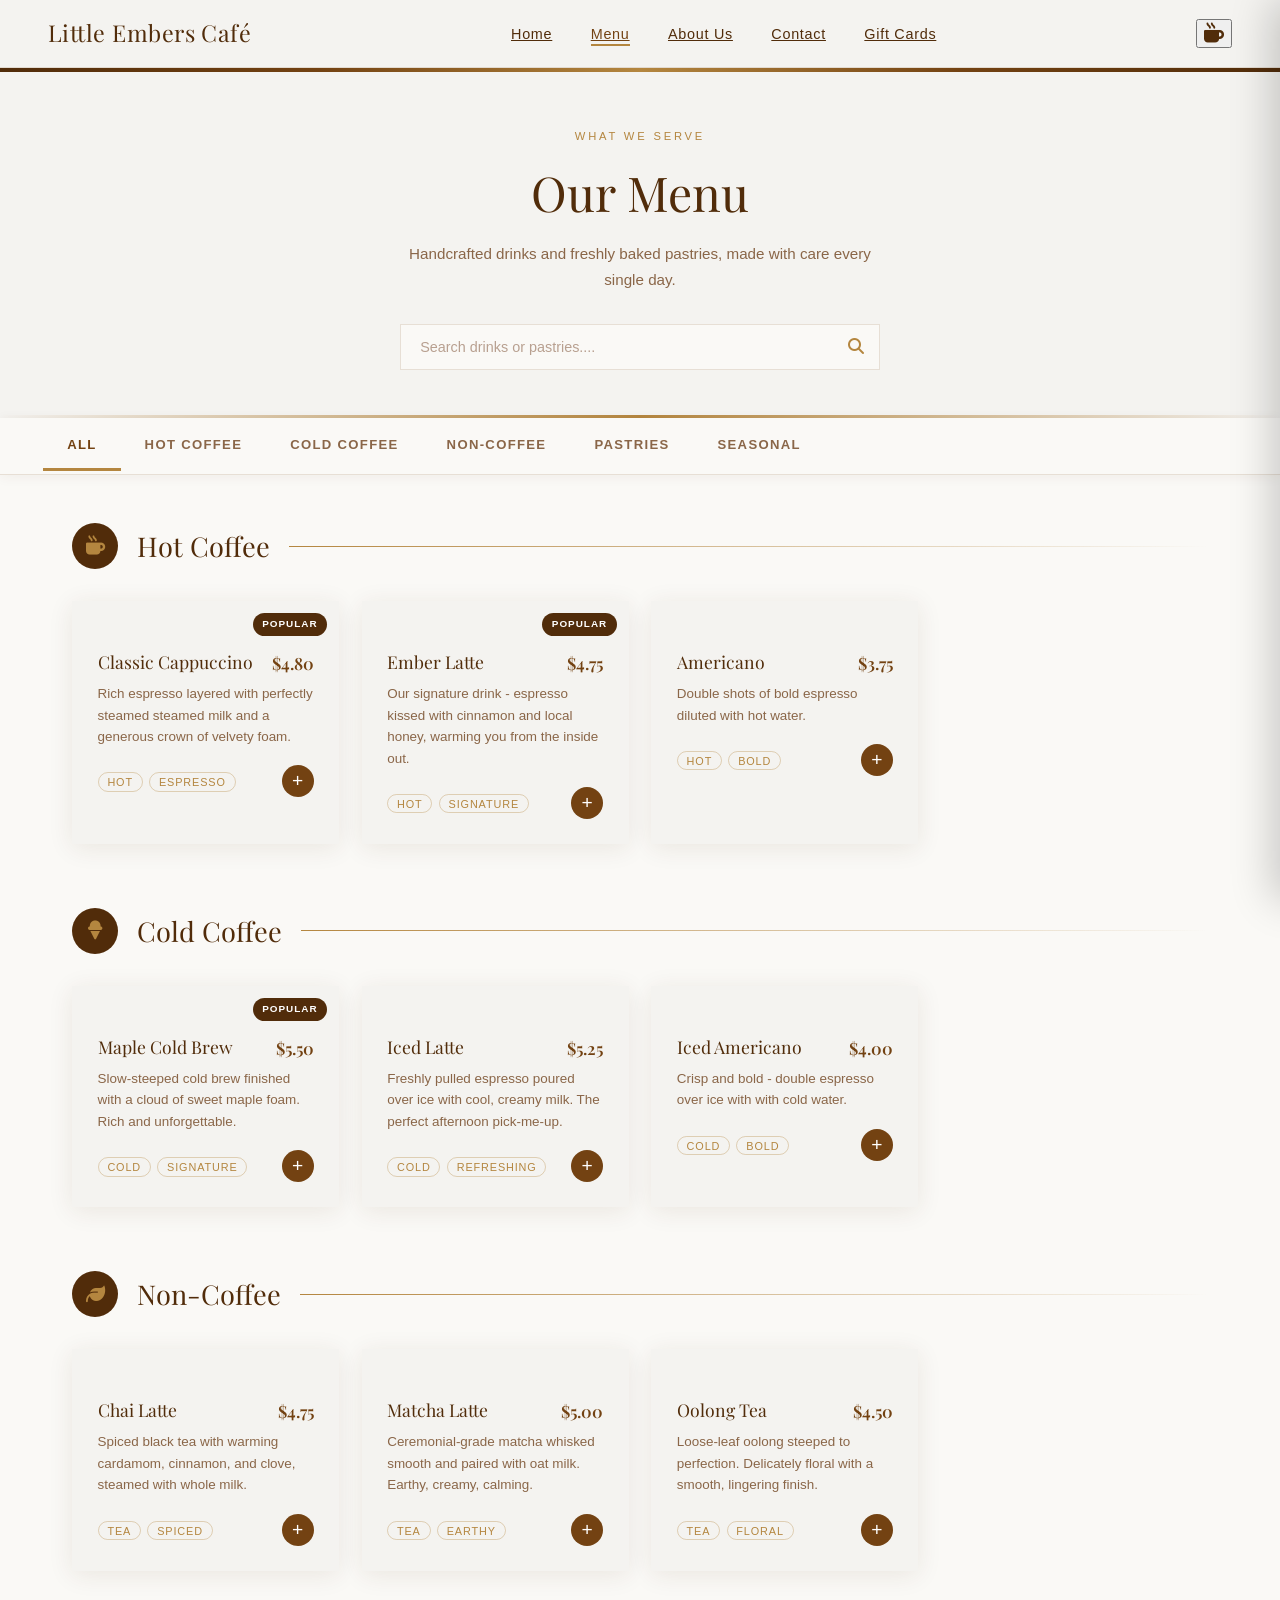
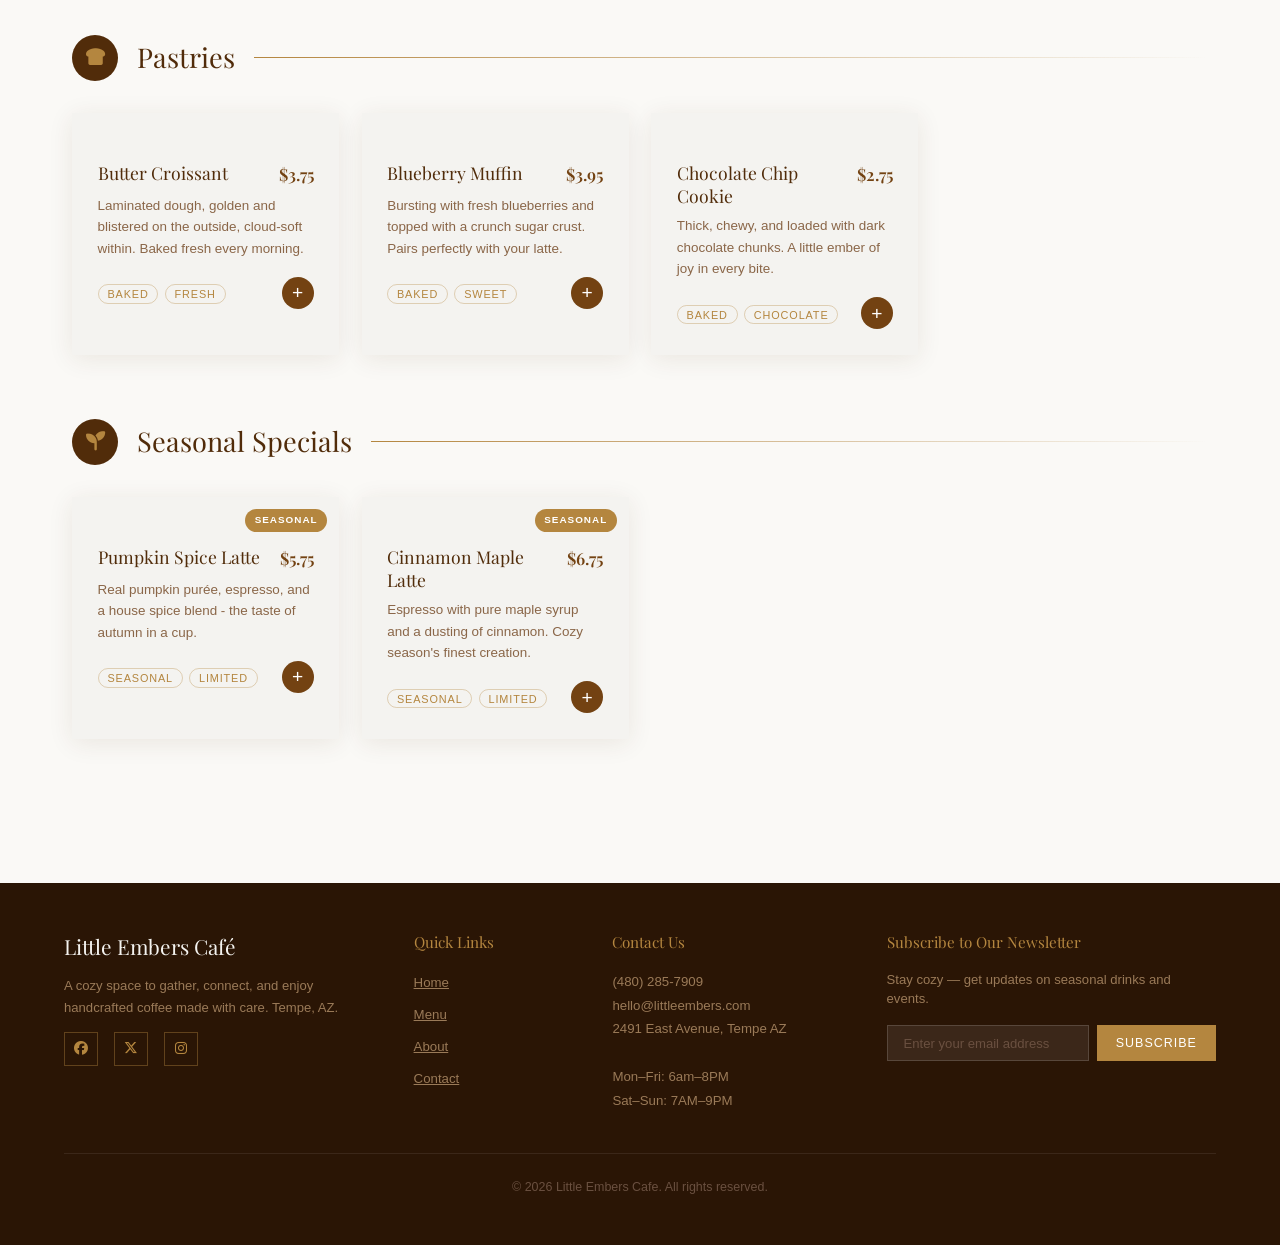
<file: menu.html>
<!doctype html>
<html lang="en">
  <head>
    <meta charset="UTF-8" />
    <meta name="author" content="Sebastian Meza-Torres" />
    <meta
      name="keywords"
      content="menu, coffee, pastries, drinks, Little Embers Café"
    />
    <meta
      name="description"
      content="Browse the Little Embers Café menu - handcrafted drinks and freshly baked pastries."
    />
    <meta name="viewport" content="width=device-width, initial-scale=1.0" />
    <title>Menu - Little Embers Café</title>
    <link href="css/menu.css" rel="stylesheet" />
    <link rel="preconnect" href="https://fonts.googleapis.com" />
    <link rel="preconnect" href="https://fonts.gstatic.com" crossorigin />
    <link
      href="https://fonts.googleapis.com/css2?family=Montserrat:ital,wght@0,100..900;1,100..900&family=Playfair+Display:ital,wght@0,400..900;1,400..900&family=Roboto:ital,wght@0,100..900;1,100..900&family=Source+Sans+3:ital,wght@0,200..900;1,200..900&display=swap"
      rel="stylesheet"
    />
    <link
      href="https://cdnjs.cloudflare.com/ajax/libs/font-awesome/6.5.1/css/all.min.css"
      rel="stylesheet"
    />
  </head>
  <body>
    <header>
      <nav aria-label="Primary navigation">
        <span class="logo">Little Embers Café</span>
        <ul class="nav-links">
          <li><a href="index.html">Home</a></li>
          <li><a href="menu.html" class="active">Menu</a></li>
          <li><a href="about.html">About Us</a></li>
          <li><a href="contact.html">Contact</a></li>
          <li><a href="giftcard.html">Gift Cards</a></li>
        </ul>
        <div class="nav-actions">
          <button class="cart-btn" id="cartToggle" aria-label="Open cart">
            <i class="fa-solid fa-mug-hot"></i>
            <span class="cart-badge" id="cartBadge">0</span>
          </button>
          <button
            class="hamburger"
            id="hamburger"
            aria-label="Toggle navigation"
            aria-expanded="false"
          >
            <span></span>
            <span></span>
            <span></span>
          </button>
        </div>
      </nav>
      <!-- Place mobileNav here -->
      <nav class="mobile-nav" id="mobileNav" aria-label="Mobile navigation">
        <a href="index.html">Home</a>
        <a href="menu.html" class="active">Menu</a>
        <a href="about.html">About Us</a>
        <a href="contact.html">Contact</a>
        <a href="giftcard.html">Gift Cards</a>
      </nav>
      <div class="accent-strip"></div>
    </header>
    <section class="page-banner">
      <div class="banner-inner">
        <span class="banner-eyebrow">What We Serve</span>
        <h1 class="banner-title">Our Menu</h1>
        <p class="banner-sub">
          Handcrafted drinks and freshly baked pastries, made with care every
          single day.
        </p>
        <div class="search-wrap">
          <input
            class="search-input"
            id="searchInput"
            type="search"
            placeholder="Search drinks or pastries...."
            aria-label="Search menu"
          />
          <button
            class="search-clear"
            id="searchClear"
            aria-label="Clear search"
          >
            &#x2715;
          </button>
          <span class="search-icon" aria-hidden="true"
            ><i class="fa-solid fa-magnifying-glass"></i
          ></span>
        </div>
      </div>
    </section>
    <div class="tabs-wrap">
      <div class="tabs-inner" role="tablist" aria-label="Menu categories">
        <button class="tab-btn active" data-tab="all">All</button>
        <button class="tab-btn" data-tab="hot" role="tab" aria-selected="false">
          Hot Coffee
        </button>
        <button
          class="tab-btn"
          data-tab="cold"
          role="tab"
          aria-selected="false"
        >
          Cold Coffee
        </button>
        <button
          class="tab-btn"
          data-tab="non-coffee"
          role="tab"
          aria-selected="false"
        >
          Non-Coffee
        </button>
        <button
          class="tab-btn"
          data-tab="pastries"
          role="tab"
          aria-selected="false"
        >
          Pastries
        </button>
        <button
          class="tab-btn"
          data-tab="seasonal"
          role="tab"
          aria-selected="false"
        >
          Seasonal
        </button>
      </div>
    </div>
    <main class="menu-content" id="menuContent">
      <!-- Hot Coffee -->
      <section
        class="menu-section"
        data-section="hot"
        id="section-hot"
        role="tabpanel"
      >
        <div class="section-header">
          <div class="section-icon" aria-hidden="true">
            <i class="fa-solid fa-mug-hot"></i>
          </div>
          <h2 class="section-title">Hot Coffee</h2>
          <div class="section-rule"></div>
        </div>
        <div class="items-grid">
          <article
            class="item-card"
            data-category="hot"
            data-name="classic cappuccino"
            data-desc="rich espresso steamed milk foam"
          >
            <span class="item-badge popular">Popular</span>
            <div class="item-inner">
              <div class="item-top">
                <h3 class="item-name">Classic Cappuccino</h3>
                <span class="item-price">$4.80</span>
              </div>
              <p class="item-desc">
                Rich espresso layered with perfectly steamed steamed milk and a
                generous crown of velvety foam.
              </p>
              <div class="item-footer">
                <ul class="item-tags" aria-label="Tags">
                  <li><span class="item-tag">Hot</span></li>
                  <li><span class="item-tag">Espresso</span></li>
                </ul>
                <button
                  class="add-btn"
                  data-item="Classic Cappuccino"
                  data-price="4.80"
                  aria-label="Add Classic Cappuccino to cart"
                >
                  +
                </button>
              </div>
            </div>
          </article>
          <article
            class="item-card"
            data-category="hot"
            data-name="ember latte"
            data-desc="espresso cinnamon honey warm spiced"
          >
            <span class="item-badge popular">Popular</span>
            <div class="item-inner">
              <div class="item-top">
                <h3 class="item-name">Ember Latte</h3>
                <span class="item-price">$4.75</span>
              </div>
              <p class="item-desc">
                Our signature drink - espresso kissed with cinnamon and local
                honey, warming you from the inside out.
              </p>
              <div class="item-footer">
                <ul class="item-tags" aria-label="Tags">
                  <li><span class="item-tag">Hot</span></li>
                  <li><span class="item-tag">Signature</span></li>
                </ul>
                <button
                  class="add-btn"
                  data-item="Ember Latte"
                  data-price="4.75"
                  aria-label="Add Ember Latte to cart"
                >
                  +
                </button>
              </div>
            </div>
          </article>
          <article
            class="item-card"
            data-category="hot"
            data-name="americano"
            data-desc="espresso hot water bold"
          >
            <div class="item-inner">
              <div class="item-top">
                <h3 class="item-name">Americano</h3>
                <span class="item-price">$3.75</span>
              </div>
              <p class="item-desc">
                Double shots of bold espresso diluted with hot water.
              </p>
              <div class="item-footer">
                <ul class="item-tags" aria-label="Tags">
                  <li><span class="item-tag">Hot</span></li>
                  <li><span class="item-tag">Bold</span></li>
                </ul>
                <button
                  class="add-btn"
                  data-item="Americano"
                  data-price="3.75"
                  aria-label="Add Americano to cart"
                >
                  +
                </button>
              </div>
            </div>
          </article>
        </div>
      </section>
      <!-- Cold Coffee-->
      <section
        class="menu-section"
        data-section="cold"
        id="section-cold"
        role="tabpanel"
      >
        <div class="section-header">
          <div class="section-icon" aria-hidden="true">
            <i class="fa-solid fa-ice-cream"></i>
          </div>
          <h2 class="section-title">Cold Coffee</h2>
          <div class="section-rule"></div>
        </div>
        <div class="items-grid">
          <article
            class="item-card"
            data-category="cold"
            data-name="maple cold brew"
            data-desc="cold brew maple foam smooth"
          >
            <span class="item-badge popular">Popular</span>
            <div class="item-inner">
              <div class="item-top">
                <h3 class="item-name">Maple Cold Brew</h3>
                <span class="item-price">$5.50</span>
              </div>
              <p class="item-desc">
                Slow-steeped cold brew finished with a cloud of sweet maple
                foam. Rich and unforgettable.
              </p>
              <div class="item-footer">
                <ul class="item-tags" aria-label="Tags">
                  <li><span class="item-tag">Cold</span></li>
                  <li><span class="item-tag">Signature</span></li>
                </ul>
                <button
                  class="add-btn"
                  data-item="Maple Cold Brew"
                  data-price="5.50"
                  aria-label="Add Maple Cold Brew to cart"
                >
                  +
                </button>
              </div>
            </div>
          </article>
          <article
            class="item-card"
            data-category="cold"
            data-name="iced latte"
            data-desc="iced espresso milk cold refreshing"
          >
            <div class="item-inner">
              <div class="item-top">
                <h3 class="item-name">Iced Latte</h3>
                <span class="item-price">$5.25</span>
              </div>
              <p class="item-desc">
                Freshly pulled espresso poured over ice with cool, creamy milk.
                The perfect afternoon pick-me-up.
              </p>
              <div class="item-footer">
                <ul class="item-tags" aria-label="Tags">
                  <li><span class="item-tag">Cold</span></li>
                  <li><span class="item-tag">Refreshing</span></li>
                </ul>
                <button
                  class="add-btn"
                  data-item="Iced Latte"
                  data-price="5.25"
                  aria-label="Add Iced Latte to cart"
                >
                  +
                </button>
              </div>
            </div>
          </article>
          <article
            class="item-card"
            data-category="cold"
            data-name="iced americano"
            data-desc="iced espresso water cold bold"
          >
            <div class="item-inner">
              <div class="item-top">
                <h3 class="item-name">Iced Americano</h3>
                <span class="item-price">$4.00</span>
              </div>
              <p class="item-desc">
                Crisp and bold - double espresso over ice with with cold water.
              </p>
              <div class="item-footer">
                <ul class="item-tags" aria-label="Tags">
                  <li><span class="item-tag">Cold</span></li>
                  <li><span class="item-tag">Bold</span></li>
                </ul>
                <button
                  class="add-btn"
                  data-item="Iced Americano"
                  data-price="4.00"
                  aria-label="Add Iced Americano to cart"
                >
                  +
                </button>
              </div>
            </div>
          </article>
        </div>
      </section>
      <!-- Non Coffee -->
      <section
        class="menu-section"
        data-section="non-coffee"
        id="section-non-coffee"
        role="tabpanel"
      >
        <div class="section-header">
          <div class="section-icon" aria-hidden="true">
            <i class="fa-solid fa-leaf"></i>
          </div>
          <h2 class="section-title">Non-Coffee</h2>
          <div class="section-rule"></div>
        </div>
        <div class="items-grid">
          <article
            class="item-card"
            data-category="non-coffee"
            data-name="chai latte"
            data-desc="chai spiced tea milk warm"
          >
            <div class="item-inner">
              <div class="item-top">
                <h3 class="item-name">Chai Latte</h3>
                <span class="item-price">$4.75</span>
              </div>
              <p class="item-desc">
                Spiced black tea with warming cardamom, cinnamon, and clove,
                steamed with whole milk.
              </p>
              <div class="item-footer">
                <ul class="item-tags" aria-label="Tags">
                  <li><span class="item-tag">Tea</span></li>
                  <li><span class="item-tag">Spiced</span></li>
                </ul>
                <button
                  class="add-btn"
                  data-item="Chai Latte"
                  data-price="4.75"
                  aria-label="Add Chai Latte to cart"
                >
                  +
                </button>
              </div>
            </div>
          </article>
          <article
            class="item-card"
            data-category="non-coffee"
            data-name="matcha latte"
            data-desc="matcha green tea milk earthy"
          >
            <div class="item-inner">
              <div class="item-top">
                <h3 class="item-name">Matcha Latte</h3>
                <span class="item-price">$5.00</span>
              </div>
              <p class="item-desc">
                Ceremonial-grade matcha whisked smooth and paired with oat milk.
                Earthy, creamy, calming.
              </p>
              <div class="item-footer">
                <ul class="item-tags" aria-label="Tags">
                  <li><span class="item-tag">Tea</span></li>
                  <li><span class="item-tag">Earthy</span></li>
                </ul>
                <button
                  class="add-btn"
                  data-item="Matcha Latte"
                  data-price="5.00"
                  aria-label="Add Matcha Latte to cart"
                >
                  +
                </button>
              </div>
            </div>
          </article>
          <article
            class="item-card"
            data-category="non-coffee"
            data-name="oolong tea"
            data-desc="oolong loose leaf tea delicate floral"
          >
            <div class="item-inner">
              <div class="item-top">
                <h3 class="item-name">Oolong Tea</h3>
                <span class="item-price">$4.50</span>
              </div>
              <p class="item-desc">
                Loose-leaf oolong steeped to perfection. Delicately floral with
                a smooth, lingering finish.
              </p>
              <div class="item-footer">
                <ul class="item-tags" aria-label="Tags">
                  <li><span class="item-tag">Tea</span></li>
                  <li><span class="item-tag">Floral</span></li>
                </ul>
                <button
                  class="add-btn"
                  data-item="Oolong Tea"
                  data-price="4.50"
                  aria-label="Add Oolong Tea to cart"
                >
                  +
                </button>
              </div>
            </div>
          </article>
        </div>
      </section>
      <!-- Pastries-->
      <section
        class="menu-section"
        data-section="pastries"
        id="section-pastries"
        role="tabpanel"
      >
        <div class="section-header">
          <div class="section-icon" aria-hidden="true">
            <i class="fa-solid fa-bread-slice"></i>
          </div>
          <h2 class="section-title">Pastries</h2>
          <div class="section-rule"></div>
        </div>
        <div class="items-grid">
          <article
            class="item-card"
            data-category="pastries"
            data-name="butter croissant"
            data-desc="croissant buttery flaky fresh baked"
          >
            <div class="item-inner">
              <div class="item-top">
                <h3 class="item-name">Butter Croissant</h3>
                <span class="item-price">$3.75</span>
              </div>
              <p class="item-desc">
                Laminated dough, golden and blistered on the outside, cloud-soft
                within. Baked fresh every morning.
              </p>
              <div class="item-footer">
                <ul class="item-tags" aria-label="Tags">
                  <li><span class="item-tag">Baked</span></li>
                  <li><span class="item-tag">Fresh</span></li>
                </ul>
                <button
                  class="add-btn"
                  data-item="Butter Croissant"
                  data-price="3.75"
                  aria-label="Add Butter Croissant to cart"
                >
                  +
                </button>
              </div>
            </div>
          </article>
          <article
            class="item-card"
            data-category="pastries"
            data-name="blueberry muffin"
            data-desc="muffin blueberry sweet baked"
          >
            <div class="item-inner">
              <div class="item-top">
                <h3 class="item-name">Blueberry Muffin</h3>
                <span class="item-price">$3.95</span>
              </div>
              <p class="item-desc">
                Bursting with fresh blueberries and topped with a crunch sugar
                crust. Pairs perfectly with your latte.
              </p>
              <div class="item-footer">
                <ul class="item-tags" aria-label="Tags">
                  <li><span class="item-tag">Baked</span></li>
                  <li><span class="item-tag">Sweet</span></li>
                </ul>
                <button
                  class="add-btn"
                  data-item="Blueberry Muffin"
                  data-price="3.95"
                  aria-label="Add Blueberry Muffin to cart"
                >
                  +
                </button>
              </div>
            </div>
          </article>
          <article
            class="item-card"
            data-category="pastries"
            data-name="chocolate chip cookie"
            data-desc="cookie chocolate chip baked sweet"
          >
            <div class="item-inner">
              <div class="item-top">
                <h3 class="item-name">Chocolate Chip Cookie</h3>
                <span class="item-price">$2.75</span>
              </div>
              <p class="item-desc">
                Thick, chewy, and loaded with dark chocolate chunks. A little
                ember of joy in every bite.
              </p>
              <div class="item-footer">
                <ul class="item-tags" aria-label="Tags">
                  <li><span class="item-tag">Baked</span></li>
                  <li><span class="item-tag">Chocolate</span></li>
                </ul>
                <button
                  class="add-btn"
                  data-item="Chocolate Chip Cookie"
                  data-price="2.75"
                  aria-label="Add Chocolate Chip Cookie to cart"
                >
                  +
                </button>
              </div>
            </div>
          </article>
        </div>
      </section>
      <!-- Seasonal -->
      <section
        class="menu-section"
        data-section="seasonal"
        id="section-seasonal"
        role="tabpanel"
      >
        <div class="section-header">
          <div class="section-icon" aria-hidden="true">
            <i class="fa-solid fa-seedling"></i>
          </div>
          <h2 class="section-title">Seasonal Specials</h2>
          <div class="section-rule"></div>
        </div>
        <div class="items-grid">
          <article
            class="item-card"
            data-category="seasonal"
            data-name="pumpkin spice latte"
            data-desc="pumpkin spice fall seasonal limited"
          >
            <span class="item-badge seasonal">Seasonal</span>
            <div class="item-inner">
              <div class="item-top">
                <h3 class="item-name">Pumpkin Spice Latte</h3>
                <span class="item-price">$5.75</span>
              </div>
              <p class="item-desc">
                Real pumpkin purée, espresso, and a house spice blend - the
                taste of autumn in a cup.
              </p>
              <div class="item-footer">
                <ul class="item-tags" aria-label="Tags">
                  <li><span class="item-tag">Seasonal</span></li>
                  <li><span class="item-tag">Limited</span></li>
                </ul>
                <button
                  class="add-btn"
                  data-item="Pumpkin Spice Latte"
                  data-price="5.75"
                  aria-label="Add Pumpkin Spice Latte to cart"
                >
                  +
                </button>
              </div>
            </div>
          </article>
          <article
            class="item-card"
            data-category="seasonal"
            data-name="cinnamon maple latte"
            data-desc="cinnamon maple fall seasonal espresso"
          >
            <span class="item-badge seasonal">Seasonal</span>
            <div class="item-inner">
              <div class="item-top">
                <h3 class="item-name">Cinnamon Maple Latte</h3>
                <span class="item-price">$6.75</span>
              </div>
              <p class="item-desc">
                Espresso with pure maple syrup and a dusting of cinnamon. Cozy
                season's finest creation.
              </p>
              <div class="item-footer">
                <ul class="item-tags" aria-label="Tags">
                  <li><span class="item-tag">Seasonal</span></li>
                  <li><span class="item-tag">Limited</span></li>
                </ul>
                <button
                  class="add-btn"
                  data-item="Cinnamon Maple Latte"
                  data-price="6.75"
                  aria-label="Add Cinnamon Maple Latte to cart"
                >
                  +
                </button>
              </div>
            </div>
          </article>
        </div>
      </section>

      <!-- No Results -->
      <div class="no-results" id="noResults" aria-live="polite">
        <p class="no-results-emoji" aria-hidden="true">&#x2615;</p>
        <p class="no-results-title">No items found</p>
        <p class="no-results-sub">
          Try a different search term or browse all categories.
        </p>
      </div>
    </main>
    <div class="cart-overlay" id="cartOverlay"></div>
    <aside class="cart-drawer" id="cartDrawer" aria-label="Shopping Cart">
      <div class="cart-header">
        <h2 class="cart-title">Your Order</h2>
        <button class="cart-close" id="cartClose" aria-label="Close cart">
          &#x2715;
        </button>
      </div>
      <div class="cart-items" id="cartItems">
        <div class="cart-empty" id="cartEmpty">
          <p class="cart-empty-icon" aria-hidden="true">&#x2615;</p>
          <p class="cart-empty-text">Your cart is empty</p>
          <p class="cart-empty-sub">Add something delicious to get started.</p>
        </div>
      </div>
      <div class="cart-footer">
        <div class="cart-total-row">
          <span class="cart-total-label">Order Total</span>
          <span class="cart-total-value" id="cartTotal">$0.00</span>
        </div>
        <button class="checkout-btn" id="checkoutBtn">
          Proceed to Checkout
        </button>
      </div>
    </aside>
    <div class="toast" id="toast" role="status" aria-live="polite"></div>
    <!-- Footer -->
    <footer>
      <div class="footer-grid">
        <div>
          <p class="footer-logo">Little Embers Café</p>
          <p class="footer-tagline">
            A cozy space to gather, connect, and enjoy handcrafted coffee made
            with care. Tempe, AZ.
          </p>
          <div class="footer-social">
            <div class="footer-social-icon" role="img" aria-label="Facebook">
              <i class="fa-brands fa-facebook"></i>
            </div>
            <div class="footer-social-icon" role="img" aria-label="X / Twitter">
              <i class="fa-brands fa-x-twitter"></i>
            </div>
            <div class="footer-social-icon" role="img" aria-label="Instagram">
              <i class="fa-brands fa-instagram"></i>
            </div>
          </div>
        </div>
        <div>
          <p class="footer-heading">Quick Links</p>
          <ul class="footer-links">
            <li><a href="index.html">Home</a></li>
            <li><a href="menu.html">Menu</a></li>
            <li><a href="about.html">About</a></li>
            <li><a href="contact.html">Contact</a></li>
          </ul>
        </div>
        <div>
          <p class="footer-heading">Contact Us</p>
          <address class="footer-contact-info">
            (480) 285-7909<br />
            hello@littleembers.com<br />
            2491 East Avenue, Tempe AZ<br /><br />
            Mon&ndash;Fri: 6am&ndash;8PM<br />
            Sat&ndash;Sun: 7AM&ndash;9PM
          </address>
        </div>
        <div>
          <p class="footer-heading">Subscribe to Our Newsletter</p>
          <p class="footer-newsletter-desc">
            Stay cozy &mdash; get updates on seasonal drinks and events.
          </p>
          <div class="newsletter-form">
            <input
              type="email"
              class="newsletter-input"
              placeholder="Enter your email address"
              aria-label="Email address for newsletter"
            />
            <button class="newsletter-btn">Subscribe</button>
          </div>
        </div>
      </div>
      <div class="footer-bottom">
        &copy; 2026 Little Embers Cafe. All rights reserved.
      </div>
    </footer>
    <script src="js/menu.js"></script>
  </body>
</html>
</file>
<file: css/styles.css>
/* http://meyerweb.com/eric/tools/css/reset/ 
   v2.0 | 20110126
   License: none (public domain)
*/

/*
Sebastian Meza-Torres
GIT 480
Little Embers Café Shop
*/

html,
body,
div,
span,
applet,
object,
iframe,
h1,
h2,
h3,
h4,
h5,
h6,
p,
blockquote,
pre,
a,
abbr,
acronym,
address,
big,
cite,
code,
del,
dfn,
em,
img,
ins,
kbd,
q,
s,
samp,
small,
strike,
strong,
sub,
sup,
tt,
var,
b,
u,
i,
center,
dl,
dt,
dd,
ol,
ul,
li,
fieldset,
form,
label,
legend,
table,
caption,
tbody,
tfoot,
thead,
tr,
th,
td,
article,
aside,
canvas,
details,
embed,
figure,
figcaption,
footer,
header,
hgroup,
menu,
nav,
output,
ruby,
section,
summary,
time,
mark,
audio,
video {
  margin: 0;
  padding: 0;
  border: 0;
  font-size: 100%;
  font: inherit;
  vertical-align: baseline;
}
/* HTML5 display-role reset for older browsers */
article,
aside,
details,
figcaption,
figure,
footer,
header,
hgroup,
menu,
nav,
section {
  display: block;
}
body {
  line-height: 1;
}
ol,
ul {
  list-style: none;
}
blockquote,
q {
  quotes: none;
}
blockquote:before,
blockquote:after,
q:before,
q:after {
  content: "";
  content: none;
}
table {
  border-collapse: collapse;
  border-spacing: 0;
}

*,
*::before,
*::after {
  box-sizing: border-box;
}
/* color pairings from my moodboard */
:root {
  --espresso: #2c1a0e;
  --ceramic: #f5ede3;
  --latte: #b4863f;
  --dark-roast: #1a0f07;
  --warm-white: #fdf8f3;
}
/* Dark Mode */
/*
body.dark {
  --warm-white: #1a1209;
  --ceramic: #2a1e12;
  --espresso: #414140;
  --dark-roast: #0f0a05;
  --latte: #c9963f;
}

body.dark nav {
  background: #0f0a05;
}

body.dark .hero {
  background: #1a1209;
}

body.dark .testimonials {
  background: #150e07;
}

body.dark .drink-card {
  background: #2a1e12;
}

body.dark .testimonial-card {
  background: #2a1e12;
}

body.dark .why-section {
  background: #0f0a05;
}
 */

/* GLOBAL STYLES (Mobile) */
/* ==============  Beginning of Home Page =============== */

body {
  font-family: "Lato", sans-serif;
  background-color: var(--warm-white);
  color: var(--espresso);
}

nav {
  position: sticky;
  top: 0;
  z-index: 100;
  background: var(--espresso);
  display: flex;
  align-items: center;
  justify-content: space-between;
  padding: 0 1.25rem;
  height: 64px;
}

.logo {
  font-family: "Playfair Display", Serif;
  font-size: 1.1rem;
  color: var(--ceramic);
  letter-spacing: 0.04em;
  white-space: nowrap;
}

.menu-toggle {
  display: flex;
  flex-direction: column;
  gap: 5px;
  cursor: pointer;
  padding: 4px;
  background: none;
  border: none;
}

.menu-toggle span {
  display: block;
  width: 24px;
  height: 2px;
  background: var(--ceramic);
  transition: all 0.3s;
}

.skip-link {
  position: fixed;
  top: -9999px;
  left: 1rem;
  background: var(--espresso);
  color: var(--ceramic);
  padding: 0.75rem 1.25rem;
  font-size: 0.85rem;
  z-index: 999;
  transition: top 0.2s;
}

.skip-link:focus {
  top: 1rem;
}
/* Dark Mode */
/*
.dark-toggle {
  position: relative;
  width: 44px;
  height: 24px;
  cursor: pointer;
  
}

.dark-toggle input {
  opacity: 0;
  width: 0;
  height: 0;
}

.dark-toggle-slider {
  position: absolute;
  inset: 0;
  border-radius: 24px;
  transition: background 0.3s;
  background: rgba(255,255,255,0.15);
}

.dark-toggle-slider:before {
  content: '';
  position: absolute;
  width: 18px;
  height: 18px;
  left: 3px;
  top: 3px;
  background: var(--ceramic);
  border-radius: 50%;
  transition: transform 0.3s;
}

input:checked + .dark-toggle-slider {
  background: var(--latte);
}

input:checked + .dark-toggle-slider:before {
  transform: translateX(20px);
}
*/
.nav-links {
  display: none;
  position: absolute;
  top: 64px;
  left: 0;
  right: 0;
  background: var(--espresso);
  flex-direction: column;
  align-items: flex-start;
  padding: 1.5rem 1.25rem;
  gap: 1.25rem;
  border-top: 1px solid rgba(255, 255, 255, 0.08);
}

.nav-links.open {
  display: flex;
}
.nav-links a {
  color: #c9b49a;
  font-size: 0.9rem;
  letter-spacing: 0.1em;
  text-transform: uppercase;
  transition: color 0.2s;
}

.nav-links a:hover {
  color: var(--ceramic);
}
.cart-icon {
  font-size: 1.1rem;
  cursor: pointer;
  color: #c9b49a;
}

/* Hero Section */

.hero {
  display: flex;
  flex-direction: column;
  background: var(--warm-white);
}

.hero-text {
  padding: 2.5rem 1.25rem;
}

.hero-eyebrow {
  display: block;
  font-size: 0.72rem;
  letter-spacing: 0.18em;
  text-transform: uppercase;
  color: var(--latte);
  font-weight: 400;
  margin-bottom: 1rem;
}

.hero-title {
  font-family: "Playfair Display", serif;
  font-size: 2rem;
  line-height: 1.2;
  color: var(--espresso);
  margin-bottom: 1rem;
}

.hero-title em {
  color: var(--latte);
  font-style: italic;
}
.hero-sub {
  font-size: 0.95rem;
  color: #6a5040;
  font-weight: 300;
  line-height: 1.7;
  margin-bottom: 1.75rem;
}

.hero-btns {
  display: flex;
  flex-direction: column;
  gap: 0.75rem;
}
.btn-primary,
.btn-secondary {
  width: 100%;
  text-align: center;
  padding: 0.75rem 1.5rem;
  font-size: 0.82rem;
  letter-spacing: 0.1em;
  text-transform: uppercase;
  cursor: pointer;
  transition: all 0.2s;
  font-family: "Lato", sans-serif;
}

.btn-primary {
  background: var(--espresso);
  color: var(--ceramic);
  border: none;
}
.btn-primary:hover {
  background: #1a0f07;
}
.btn-secondary {
  background: transparent;
  color: var(--espresso);
  border: 1px solid var(--espresso);
}
.btn-secondary:hover {
  background: var(--espresso);
  color: var(--ceramic);
}

.img-placeholder {
  width: 100%;
  height: 240px;
  background: #c9a87a center/cover no-repeat;
}

.hero-image img {
  width: 100%;
  height: 100%;
  object-fit: cover;
  display: block;
}

.accent-strip {
  height: 4px;
  background: linear-gradient(90deg, var(--latte), #d4964a, var(--latte));
}

/* Section Styles */

.section-title {
  font-family: "Playfair Display", serif;
  font-size: 1.6rem;
  color: var(--espresso);
}

.section,
.why-section,
.testimonials {
  padding: 2.5rem 1.25rem;
}
.section-header {
  text-align: center;
  margin-bottom: 2rem;
}
.section-label {
  display: block;
  letter-spacing: 0.2em;
  text-transform: uppercase;
  color: var(--latte);
  margin-bottom: 0.5rem;
  font-size: 0.72rem;
}

/* Drinks */

.drinks-grid {
  display: grid;
  grid-template-columns: 1fr;
  gap: 1.5rem;
}
.drink-card {
  overflow: hidden;
  transition:
    transform 0.25s,
    box-shadow 0.25s;
  background: var(--ceramic);
}

.drink-card:hover {
  transform: translateY(-4px);
  box-shadow: 0 12px 32px rgba(44, 26, 14, 0.12);
}

.drink-img {
  width: 100%;
  height: 200px;
  object-fit: cover;
  display: block;
}

.drink-info {
  padding: 1.25rem;
  text-align: center;
}

.drink-name {
  font-family: "Playfair Display", serif;
  font-size: 1.05rem;
  color: var(--espresso);
  margin-bottom: 0.3rem;
}

.drink-desc {
  font-size: 0.84rem;
  color: #6a5040;
  font-weight: 300;
}
.drink-price {
  display: none;
}

/* Why Little Embers Section */
.why-section {
  background: var(--espresso);
  color: var(--ceramic);
}
.why-section .section-label {
  color: var(--latte);
}
.why-section .section-title {
  color: var(--ceramic);
}
.why-grid {
  display: grid;
  grid-template-columns: 1fr;
  gap: 1.25rem;
}
.why-item {
  text-align: center;
  padding: 1.75rem 1.25rem;
  border: 1px solid rgba(180, 134, 63, 0.2);
  transition: border-color 0.2s;
}

.why-item:hover {
  border-color: rgba(180, 134, 63, 0.6);
}
.why-icon {
  font-size: 1.75rem;
  margin-bottom: 0.75rem;
}
.why-title {
  font-family: "Playfair Display", serif;
  font-size: 1rem;
  color: var(--ceramic);
  margin-bottom: 0.5rem;
}

.why-desc {
  font-size: 0.84rem;
  color: #9a7a58;
  font-weight: 300;
  line-height: 1.7;
}

/*Testimonials */

.testimonials {
  background: var(--ceramic);
}
.testimonials-grid {
  display: grid;
  grid-template-columns: 1fr;
  gap: 1.25rem;
}
.testimonial-card {
  background: var(--warm-white);
  padding: 1.75rem;
}
.quote-mark {
  font-family: "Playfair Display", serif;
  font-size: 2.5rem;
  color: var(--latte);
  line-height: 1;
  margin-bottom: 0.5rem;
}

.testimonial-text {
  font-size: 0.88rem;
  color: #4a3020;
  font-style: italic;
  line-height: 1.7;
  margin-bottom: 1rem;
  font-weight: 300;
}
.testimonial-author {
  font-size: 0.84rem;
  font-weight: 700;
  color: var(--espresso);
}
.testimonial-role {
  font-size: 0.78rem;
  color: var(--latte);
  letter-spacing: 0.06em;
}

/* Footer */

footer {
  background: var(--dark-roast);
  color: var(--ceramic);
  padding: 2.5rem 1.25rem 1.5rem;
}

.footer-grid {
  display: grid;
  grid-template-columns: 1fr;
  gap: 2rem;
  margin-bottom: 2rem;
}

.footer-logo {
  font-family: "Playfair Display", serif;
  font-size: 1.1rem;
  color: var(--ceramic);
  margin-bottom: 0.75rem;
}

.footer-tagline {
  font-size: 0.82rem;
  color: #9a7a58;
  font-weight: 300;
  line-height: 1.7;
  margin-bottom: 1rem;
}

.footer-heading {
  font-size: 0.72rem;
  letter-spacing: 0.15em;
  text-transform: uppercase;
  color: var(--latte);
  margin-bottom: 1rem;
  font-weight: 400;
}

.footer-links {
  display: flex;
  flex-direction: column;
  gap: 0.6rem;
}

.footer-links a {
  font-size: 0.84rem;
  color: #9a7a58;
  transition: color 0.2s;
}

.footer-links a:hover {
  color: var(--ceramic);
}

/* Newsletter Form */

.newsletter-form {
  display: flex;
  flex-direction: column;
  gap: 0.5rem;
  margin-top: 1rem;
}

.newsletter-input {
  width: 100%;
  padding: 0.65rem 0.8rem;
  background: rgba(255, 255, 255, 0.05);
  border: 1px solid rgba(180, 134, 63, 0.3);
  color: var(--ceramic);
  font-size: 0.82rem;
  outline: none;
}

.newsletter-input::placeholder {
  color: #6a5040;
}
.newsletter-btn {
  width: 100%;
  padding: 0.7rem;
  background: var(--latte);
  border: none;
  color: #fff;
  font-size: 0.78rem;
  letter-spacing: 0.08em;
  text-transform: uppercase;
  cursor: pointer;
}

.newsletter-btn:hover {
  background: #c9963f;
}
.footer-bottom {
  border-top: 1px solid rgba(255, 255, 255, 0.08);
  padding-top: 1.5rem;
  text-align: center;
  font-size: 0.78rem;
  color: #6a5040;
}

.footer-social {
  display: flex;
  gap: 1rem;
  margin-top: 0.8rem;
}

.footer-social-icon {
  width: 34px;
  height: 34px;
  border: 1px solid rgba(180, 134, 63, 0.4);
  display: flex;
  align-items: center;
  justify-content: center;
  font-size: 0.85rem;
  color: var(--latte);
  cursor: pointer;
  transition: all 0.2s;
}

.footer-social-icon:hover {
  background: var(--latte);
  color: #fff;
}

.footer-contact-info {
  font-size: 0.84rem;
  color: #9a7a58;
  font-weight: 300;
  line-height: 1.9;
  font-style: normal;
}

.footer-newsletter-desc {
  font-size: 0.82rem;
  color: #9a7a58;
  font-weight: 300;
  margin-bottom: 0.5rem;
}

.footer-grid > div {
  padding-top: 1rem;
  border-top: 1px solid rgba(255, 255, 255, 0.08);
}

.footer-grid > div:first-child {
  border-top: none;
  padding-top: 0;
}

/* =========== END OF HOME PAGE ================ */

/* Tablet Media Query */

@media screen and (min-width: 601px) {
  .nav-links {
    display: flex !important;
    position: static;
    flex-direction: row;
    align-items: center;
    padding: 0;
    gap: 2rem;
    border-top: none;
    background: transparent;
  }

  .menu-toggle {
    display: none;
  }

  .nav-links a {
    font-size: 0.82rem;
  }

  .hero-title {
    font-size: 2.4rem;
  }

  .hero-btns {
    flex-direction: row;
  }

  .btn-primary,
  .btn-secondary {
    width: auto;
  }

  .img-placeholder {
    height: 300px;
  }

  .section,
  .why-section,
  .testimonials {
    padding: 3.5rem 2.5rem;
  }
  .section-title {
    font-size: 1.9rem;
  }

  .drinks-grid {
    grid-template-columns: repeat(2, 1fr);
  }

  .why-grid {
    grid-template-columns: repeat(2, 1fr);
    gap: 1.5rem;
  }

  .why-grid .why-item:last-child {
    grid-column: 1 / -1;
  }

  .testimonials-grid {
    grid-template-columns: repeat(2, 1fr);
  }

  .testimonials-grid .testimonial-card:last-child {
    grid-column: 1 / -1;
  }

  .footer-grid {
    grid-template-columns: 1fr 1fr;
  }

  .newsletter-form {
    flex-direction: row;
  }

  .newsletter-input {
    flex: 1;
    min-width: 0;
  }

  .newsletter-btn {
    width: auto;
    white-space: nowrap;
  }

  /* =========== END OF HOME PAGE ========== */
}
/* Desktop Screen Size */
@media screen and (min-width: 901px) {
  nav {
    padding: 0 3rem;
  }
  .logo {
    font-size: 1.25rem;
  }
  .hero {
    display: grid;
    grid-template-columns: 1fr 1fr;
    min-height: 560px;
  }
  .hero-text {
    animation: fadeInLeft 0.8s ease-out;
    padding: 4rem 3rem 4rem 5rem;
  }

  @keyframes fadeInLeft {
    from {
      opacity: 0;
      transform: translateX(-24px);
    }
    to {
      opacity: 1;
      transform: translateX(0);
    }
  }

  .hero-title {
    font-size: clamp(2rem, 4vw, 3.2rem);
  }
  .hero-sub {
    max-width: 400px;
  }
  .img-placeholder {
    height: 100%;
    min-height: 400px;
  }

  .section,
  .testimonials {
    padding: 5rem;
  }
  .why-section {
    padding: 5rem;
  }
  .section-title {
    font-size: 2.2rem;
  }

  .drinks-grid {
    grid-template-columns: repeat(3, 1fr);
    gap: 2rem;
  }
  .drink-img {
    height: 200px;
  }

  .why-grid {
    grid-template-columns: repeat(3, 1fr);
    gap: 2.5rem;
  }
  .why-grid .why-item:last-child {
    grid-column: auto;
  }

  .testimonials-grid {
    grid-template-columns: repeat(3, 1fr);
    gap: 2rem;
  }
  .testimonials-grid .testimonial-card:last-child {
    grid-column: auto;
  }

  footer {
    padding: 4rem 5rem 2rem;
  }
  .footer-grid {
    grid-template-columns: 2fr 1fr 1.5fr 2fr;
    gap: 3rem;
  }

  /* ============= END OF HOMEPAGE ============= */
}
</file>
<file: css/about.css>
html,
body,
div,
span,
applet,
object,
iframe,
h1,
h2,
h3,
h4,
h5,
h6,
p,
blockquote,
pre,
a,
abbr,
acronym,
address,
big,
cite,
code,
del,
dfn,
em,
img,
ins,
kbd,
q,
s,
samp,
small,
strike,
strong,
sub,
sup,
tt,
var,
b,
u,
i,
center,
dl,
dt,
dd,
ol,
ul,
li,
fieldset,
form,
label,
legend,
table,
caption,
tbody,
tfoot,
thead,
tr,
th,
td,
article,
aside,
canvas,
details,
embed,
figure,
figcaption,
footer,
header,
hgroup,
menu,
nav,
output,
ruby,
section,
summary,
time,
mark,
audio,
video {
  margin: 0;
  padding: 0;
  border: 0;
  font-size: 100%;
  font: inherit;
  vertical-align: baseline;
}
/* HTML5 display-role reset for older browsers */
article,
aside,
details,
figcaption,
figure,
footer,
header,
hgroup,
menu,
nav,
section {
  display: block;
}
body {
  line-height: 1;
}
ol,
ul {
  list-style: none;
}
blockquote,
q {
  quotes: none;
}
blockquote:before,
blockquote:after,
q:before,
q:after {
  content: "";
  content: none;
}
table {
  border-collapse: collapse;
  border-spacing: 0;
}

*,
*::before,
*::after {
  box-sizing: border-box;
}
/* Root */
:root {
  --espresso: #734212;
  --ceramic: #f4f3f0;
  --latte: #b4863f;
  --dark-roast: #512c0a;
  --warm-white: #faf9f6;
  --text-muted: #8a6648;
  --border: rgba(115, 66, 18, 0.14);
  --font-display: "Playfair Display", serif;
  --font-body: "Lato", sans-serif;
  --shadow-card: 0 4px 24px rgba(81, 44, 10, 0.09);
  --transition: 0.25s ease;
  --nav-h: 62px;
  --shadow-hover: 0 10px 36px rgba(81, 44, 10, 0.16);
}

/* Global Styles */
html {
  font-size: 16px;
  scroll-behavior: smooth;
  -webkit-text-size-adjust: 100%;
}

body {
  font-family: var(--font-body);
  background: var(--warm-white);
  color: var(--dark-roast);
  min-height: 100vh;
  line-height: 1.5;
  -webkit-font-smoothing: antialiased;
  -moz-osx-font-smoothing: grayscale;
}

img,
picture,
video,
canvas,
svg {
  display: block;
  max-width: 100%;
}

a {
  text-decoration: none;
  color: inherit;
}

button {
  cursor: pointer;
  border: none;
  background: none;
  font: inherit;
}

/* screen reader */
.sr-only {
  position: absolute;
  width: 1px;
  height: 1px;
  padding: 0;
  margin: -1px;
  overflow: hidden;
  clip: rect(0, 0, 0, 0);
  white-space: nowrap;
  border: 0;
}

.accent-strip {
  height: 4px;
  background: linear-gradient(
    90deg,
    var(--dark-roast),
    var(--espresso),
    var(--latte),
    var(--espresso),
    var(--dark-roast)
  );
}

/* NAV mobile */
header nav {
  height: var(--nav-h);
  display: flex;
  align-items: center;
  justify-content: space-between;
  padding: 0 1.2rem;
  background: var(--ceramic);
  border-bottom: 1px solid var(--border);
  position: sticky;
  top: 0;
  z-index: 200;
}

.logo {
  font-family: var(--font-display);
  font-size: 1.2rem;
  color: var(--dark-roast);
  letter-spacing: 0.2em;
  white-space: nowrap;
}

.nav-links {
  display: none;
}

.nav-actions {
  display: flex;
  align-items: center;
  gap: 1rem;
}

.cart-btn {
  font-size: 1.25rem;
  color: var(--dark-roast);
  transition: transform var(--transition);
}

.cart-btn:hover {
  transform: scale(1.12);
}

.hamburger {
  display: flex;
  flex-direction: column;
  gap: 5px;
  padding: 4px;
}

.hamburger span {
  display: block;
  width: 24px;
  height: 2px;
  background: var(--dark-roast);
  border-radius: 2px;
  transition:
    transform 0.3s ease,
    opacity 0.3s ease;
}

.hamburger.open span:nth-child(1) {
  transform: translateY(7px) rotate(45deg);
}
.hamburger.open span:nth-child(2) {
  opacity: 0;
  transform: scaleX(0);
}
.hamburger.open span:nth-child(3) {
  transform: translateY(-7px) rotate(-45deg);
}

.mobile-nav {
  position: fixed;
  top: var(--nav-h);
  left: 0;
  right: 0;
  background: var(--ceramic);
  border-bottom: 2px solid var(--latte);
  z-index: 199;
  padding: 1.5rem 2rem 2rem;
  display: flex;
  flex-direction: column;
  gap: 1.2rem;
  box-shadow: 0 8px 30px rgba(0, 0, 0, 0.12);
}

.mobile-nav[hidden] {
  display: none;
}

.mobile-nav a {
  font-size: 1rem;
  letter-spacing: 0.05em;
  color: var(--dark-roast);
  padding: 0.5rem 0;
  border-bottom: 1px solid var(--border);
}

.mobile-nav a.active {
  color: var(--espresso);
  font-weight: 700;
}

/* Page Banner */

.page-banner {
  background: var(--ceramic);
  text-align: center;
  padding: 2.8rem 1.2rem 2.5rem;
  position: relative;
  animation: fadeDown 0.7s ease both;
}

@keyframes fadeDown {
  from {
    opacity: 0;
    transform: translateY(-14px);
  }
  to {
    opacity: 1;
    transform: translateY(0);
  }
}

.page-banner::after {
  content: "";
  position: absolute;
  bottom: 0;
  left: 0;
  right: 0;
  height: 3px;
  background: linear-gradient(90deg, transparent, var(--latte), transparent);
}

.page-banner h1 {
  font-family: var(--font-display);
  font-size: clamp(2rem, 5vw, 3rem);
  color: var(--dark-roast);
  margin-bottom: 0.9rem;
}

.page-banner p {
  font-size: 1rem;
  color: var(--text-muted);
  font-weight: 300;
  max-width: 520px;
  margin: 0 auto;
  line-height: 1.7;
}

.about-wrapper {
  max-width: 1200px;
  margin: 0 auto;
  padding: 2rem 1.2rem 0;
  display: grid;
  grid-template-columns: 1fr;
  gap: 2.5rem;
}

.founder-sidebar {
  background: var(--ceramic);
  border-bottom: 3px solid var(--latte);
  box-shadow: var(--shadow-card);
  padding: 1.8rem 1.6rem;
  text-align: center;
}

.founder-avatar {
  width: 90px;
  height: 90px;
  border-radius: 50%;
  background: linear-gradient(145deg, #c4935a, #5c2f08);
  margin: 0 auto 1.1rem;
  display: flex;
  align-items: center;
  justify-content: center;
  font-size: 2.5rem;
  border: 3px solid var(--warm-white);
  box-shadow: 0 0 0 2px var(--latte);
  object-fit: cover;
  object-position: center top;
}

.founder-name {
  font-family: var(--font-display);
  font-size: 1.15rem;
  color: var(--dark-roast);
  margin-bottom: 0.2rem;
}

.founder-role {
  font-size: 0.72rem;
  letter-spacing: 0.15em;
  text-transform: uppercase;
  color: var(--latte);
  margin-bottom: 1.1rem;
  display: block;
}

.founder-divider {
  width: 40px;
  height: 2px;
  background: var(--latte);
  margin: 0 auto 1.1rem;
}

.founder-bio {
  font-size: 0.85rem;
  color: var(--text-muted);
  line-height: 1.75;
  font-weight: 300;
  text-align: left;
}

.about-content {
  display: flex;
  flex-direction: column;
  gap: 3rem;
}

.story-block {
  animation: fadeUp 0.6s ease 0.1s both;
}

@keyframes fadeUp {
  from {
    opacity: 0;
    transform: translateY(20px);
  }
  to {
    opacity: 1;
    transform: translateY(0);
  }
}

.block-title {
  font-family: var(--font-display);
  font-size: 1.35rem;
  color: var(--dark-roast);
  margin-bottom: 0.5rem;
  position: relative;
  padding-bottom: 0.8rem;
}

.block-title::after {
  content: "";
  position: absolute;
  bottom: 0;
  left: 0;
  width: 48px;
  height: 3px;
  background: var(--latte);
}

.story-block p {
  font-size: 0.95rem;
  color: #6a4e35;
  line-height: 1.85;
  font-weight: 300;
  margin-top: 1.2rem;
}

.story-block p + p {
  margin-top: 1rem;
}

.mission-values-row {
  display: grid;
  grid-template-columns: 1fr;
  gap: 1.8rem;
  padding-top: 0.5rem;
  animation: fadeUp 0.6s ease 0.2s both;
}

.mission-block .block-title,
.values-block .block-title {
  font-size: 1.3rem;
}

.mission-list {
  margin-top: 1.3rem;
  display: flex;
  flex-direction: column;
  gap: 0.85rem;
}

.mission-item {
  display: flex;
  align-items: flex-start;
  gap: 0.75rem;
  font-size: 0.9rem;
  color: var(--dark-roast);
  line-height: 1.6;
}

.mission-check {
  width: 20px;
  height: 20px;
  border-radius: 50%;
  background: var(--espresso);
  color: #fff;
  font-size: 0.65rem;
  display: flex;
  align-items: center;
  justify-content: center;
  flex-shrink: 0;
  margin-top: 2px;
}

.values-list {
  margin-top: 1.3rem;
  display: flex;
  flex-direction: column;
  gap: 1.1rem;
}

.value-item {
  padding: 1rem 1.2rem;
  background: var(--ceramic);
  border-left: 3px solid var(--latte);
  transition:
    transform var(--transition),
    box-shadow var(--transition);
}

.value-item:hover {
  transform: translateX(4px);
  box-shadow: var(--shadow-card);
}

.value-name {
  font-family: var(--font-display);
  font-size: 1rem;
  color: var(--dark-roast);
  margin-bottom: 0.3rem;
}

.value-desc {
  font-size: 0.82rem;
  color: var(--dark-roast);
  line-height: 1.6;
  font-weight: 300;
}

.team-section {
  max-width: 1200px;
  margin: 3rem auto 0;
  padding: 0 1.2rem 4rem;
  animation: fadeUp 0.6s ease 0.3s both;
}

.team-heading {
  font-family: var(--font-display);
  font-size: 1.8rem;
  color: var(--dark-roast);
  text-align: center;
  margin-bottom: 0.5rem;
}

.team-rule {
  width: 48px;
  height: 3px;
  background: var(--latte);
  margin: 0.6rem auto 2.5rem;
}

.team-grid {
  display: grid;
  grid-template-columns: 1fr;
  gap: 1.2rem;
}

.team-card {
  background: var(--ceramic);
  border-bottom: 3px solid transparent;
  box-shadow: var(--shadow-card);
  padding: 2rem 1.5rem;
  text-align: center;
  transition:
    transform var(--transition),
    box-shadow var(--transition),
    border-color var(--transition);
}

.team-card:hover {
  transform: translateY(-6px);
  box-shadow: var(--shadow-hover);
  border-bottom-color: var(--latte);
}

.team-avatar {
  width: 80px;
  height: 80px;
  border-radius: 50%;
  margin: 0 auto 1rem;
  object-fit: cover;
  object-position: center top;
  border: 2px solid var(--warm-white);
  display: block;
  box-shadow: 0 0 0 2px rgba(180, 134, 63, 0.4);
}

.team-name {
  font-family: var(--font-display);
  font-size: 1.1rem;
  color: var(--dark-roast);
  margin-bottom: 0.2rem;
}

.team-role {
  font-size: 0.72rem;
  letter-spacing: 0.15em;
  text-transform: uppercase;
  color: var(--latte);
  margin-bottom: 0.8rem;
  display: block;
}

.team-divider {
  width: 30px;
  height: 2px;
  background: rgba(180, 134, 63, 0.35);
  margin: 0 auto 0.8rem;
}

.team-bio {
  font-size: 0.85rem;
  color: var(--text-muted);
  line-height: 1.7;
  font-weight: 300;
}

footer {
  background: #2a1505;
  color: #c4a882;
  padding: 2.5rem 1.5rem;
}

.footer-grid {
  display: grid;
  grid-template-columns: 1fr;
  gap: 2rem;
  margin-bottom: 2rem;
}

.footer-brand,
.footer-nav,
.footer-contact,
.footer-newsletter {
  display: flex;
  flex-direction: column;
}

.visually-hidden {
  position: absolute;
  width: 1px;
  height: 1px;
  padding: 0;
  margin: -1px;
  overflow: hidden;
  clip: rect(0, 0, 0, 0);
  white-space: nowrap;
  border: 0;
}

.footer-logo {
  font-family: var(--font-display);
  font-size: 1.3rem;
  color: var(--ceramic);
  margin-bottom: 0.8rem;
}

.footer-tagline {
  font-size: 0.82rem;
  line-height: 1.7;
  color: #9a7a58;
  font-weight: 300;
}

.footer-heading {
  font-family: var(--font-display);
  font-size: 0.95rem;
  color: var(--latte);
  margin-bottom: 1rem;
}

.footer-links {
  display: flex;
  flex-direction: column;
  gap: 0.5rem;
}

.footer-links a {
  font-size: 0.83rem;
  color: #9a7a58;
  transition: color var(--transition);
}

.footer-links a:hover {
  color: var(--ceramic);
}

.footer-contact {
  font-style: normal;
}

.footer-contact p {
  font-size: 0.83rem;
  color: #9a7a58;
  line-height: 1.8;
  font-weight: 300;
}

.footer-contact a {
  color: #9a7a58;
  transition: color var(--transition);
}

.footer-contact a:hover {
  color: var(--ceramic);
}

.footer-newsletter-sub {
  color: #9a7a58;
  font-weight: 300;
  margin-bottom: 0.5rem;
  font-size: 0.82rem;
}

.newsletter-form {
  display: flex;
  flex-direction: column;
  gap: 0.5rem;
  margin-top: 0.8rem;
}

.newsletter-input {
  flex: 1;
  padding: 0.6rem 1rem;
  background: rgba(255, 255, 255, 0.08);
  border: 1px solid rgba(255, 255, 255, 0.15);
  color: var(--ceramic);
  font-size: 0.82rem;
  outline: none;
  font-family: var(--font-body);
}

.newsletter-input::placeholder {
  color: #6a5040;
}

.newsletter-btn {
  padding: 0.6rem 1.2rem;
  background: var(--latte);
  color: #fff;
  font-size: 0.78rem;
  letter-spacing: 0.08em;
  text-transform: uppercase;
  transition: background var(--transition);
  font-family: var(--font-body);
}

.newsletter-btn:hover {
  background: var(--espresso);
}

.footer-social {
  display: flex;
  flex-direction: row;
  gap: 0.75rem;
  margin-top: 1.2rem;
}

.footer-social li {
  display: flex;
}

.footer-social-icon {
  display: flex;
  align-items: center;
  justify-content: center;
  width: 34px;
  height: 34px;
  border: 1px solid rgba(180, 134, 63, 0.4);
  font-size: 0.85rem;
  color: var(--latte);
  font-weight: 700;
  transition:
    background var(--transition),
    color var(--transition);
}

.footer-social-icon:hover {
  color: #fff;
  background: var(--latte);
}

.footer-bottom {
  border-top: 1px solid rgba(255, 255, 255, 0.08);
  padding-top: 1.5rem;
  text-align: center;
  font-size: 0.78rem;
  color: #6a5040;
}

.reveal {
  opacity: 0;
  transform: translateY(24px);
  transition:
    opacity 0.65s ease,
    transform 0.65s ease;
}

.reveal.in-view {
  opacity: 1;
  transform: translateY(0);
}

.reveal-d1 {
  transition-delay: 0.1s;
}
.reveal-d2 {
  transition-delay: 0.2s;
}
.reveal-d3 {
  transition-delay: 0.3s;
}

/* Tablet */

@media screen and (min-width: 601px) {
  header nav {
    padding: 0 1.5rem;
  }

  .logo {
    font-size: 1.35rem;
  }

  .page-banner {
    padding: 3.2rem 2rem 2.8rem;
  }

  .about-wrapper {
    padding: 2.5rem 1.5rem 0;
    gap: 2.5rem;
  }

  .founder-sidebar {
    display: grid;
    grid-template-columns: auto 1fr;
    grid-template-rows: auto auto auto 1fr;
    column-gap: 1.8rem;
    text-align: left;
    padding: 1.8rem 2rem;
    align-items: start;
  }

  .founder-avatar {
    margin: 0;
    grid-row: 1 / 4;
    grid-column: 1;
    width: 80px;
    height: 80px;
    font-size: 2rem;
    align-self: center;
  }

  .founder-name {
    grid-row: 1;
    grid-column: 2;
    align-self: end;
    margin-bottom: 0;
  }

  .founder-role {
    grid-row: 2;
    grid-column: 2;
    margin-bottom: 0;
    align-self: start;
  }

  .founder-divider {
    grid-row: 3;
    grid-column: 2;
    margin: 0.6rem 0;
    align-self: center;
  }

  .founder-bio {
    grid-row: 4;
    grid-column: 1 / 3;
    text-align: left;
    margin-top: 0.5rem;
    font-size: 0.88rem;
  }

  .mission-values-row {
    grid-template-columns: 1fr 1fr;
    gap: 1.6rem;
  }

  .team-grid {
    grid-template-columns: repeat(3, 1fr);
    gap: 1.6rem;
  }

  .team-section {
    padding: 0 1.5rem 4.5rem;
  }

  footer {
    padding: 2.5rem 2rem;
  }

  .footer-grid {
    grid-template-columns: 1fr 1fr;
    gap: 2rem;
  }

  .newsletter-form {
    flex-direction: row;
  }
}

/* Desktop */
@media screen and (min-width: 901px) {
  :root {
    --nav-h: 68px;
  }

  header nav {
    padding: 0 3rem;
  }

  .logo {
    font-size: 1.45rem;
  }

  .nav-links {
    display: flex;
    align-items: center;
    gap: 2.4rem;
  }

  .nav-links a {
    font-size: 0.9rem;
    letter-spacing: 0.05em;
    color: var(--dark-roast);
    transition: color var(--transition);
    position: relative;
  }

  .nav-links a.active {
    color: var(--espresso);
  }

  .nav-links a.active::after {
    content: "";
    position: absolute;
    bottom: -4px;
    left: 0;
    right: 0;
    height: 2px;
    background: var(--latte);
  }

  .nav-links a:hover {
    color: var(--espresso);
  }

  .hamburger {
    display: none;
  }

  .about-wrapper {
    grid-template-columns: 260px 1fr;
    gap: 3rem;
    padding: 3.5rem 2rem 0;
  }

  .founder-sidebar {
    display: block;
    text-align: center;
    position: sticky;
    top: calc(var(--nav-h) + 1.5rem);
    padding: 2rem 1.6rem;
  }

  .founder-avatar {
    width: 90px;
    height: 90px;
    font-size: 2.5rem;
    margin: 0 auto 1.1rem;
  }

  .founder-name {
    margin-bottom: 0.2rem;
  }
  .founder-role {
    margin-bottom: 1.1rem;
  }
  .founder-divider {
    margin: 0 auto 1.1rem;
  }

  .founder-bio {
    text-align: left;
    font-size: 0.85rem;
  }

  .block-title {
    font-size: 1.6rem;
  }

  .mission-values-row {
    gap: 2.5rem;
  }

  .team-section {
    padding: 0 2rem 5rem;
  }

  footer {
    padding: 3rem 4rem;
  }

  .footer-grid {
    grid-template-columns: 2fr 1fr 1.5fr 2fr;
    gap: 3rem;
    margin-bottom: 2.5rem;
  }

  /* Accessibility */
  :focus-visible {
    outline: 2px solid var(--latte);
    outline-offset: 3px;
  }
}
@media (prefers-reduced-motion: reduce) {
  *,
  *::before,
  *::after {
    animation-duration: 0.01ms !important;
    transition-duration: 0.01ms !important;
  }
}
</file>
<file: css/contact.css>
html,
body,
div,
span,
applet,
object,
iframe,
h1,
h2,
h3,
h4,
h5,
h6,
p,
blockquote,
pre,
a,
abbr,
acronym,
address,
big,
cite,
code,
del,
dfn,
em,
img,
ins,
kbd,
q,
s,
samp,
small,
strike,
strong,
sub,
sup,
tt,
var,
b,
u,
i,
center,
dl,
dt,
dd,
ol,
ul,
li,
fieldset,
form,
label,
legend,
table,
caption,
tbody,
tfoot,
thead,
tr,
th,
td,
article,
aside,
canvas,
details,
embed,
figure,
figcaption,
footer,
header,
hgroup,
menu,
nav,
output,
ruby,
section,
summary,
time,
mark,
audio,
video {
  margin: 0;
  padding: 0;
  border: 0;
  font-size: 100%;
  font: inherit;
  vertical-align: baseline;
}
/* HTML5 display-role reset for older browsers */
article,
aside,
details,
figcaption,
figure,
footer,
header,
hgroup,
menu,
nav,
section {
  display: block;
}
body {
  line-height: 1;
}
ol,
ul {
  list-style: none;
}
blockquote,
q {
  quotes: none;
}
blockquote:before,
blockquote:after,
q:before,
q:after {
  content: "";
  content: none;
}
table {
  border-collapse: collapse;
  border-spacing: 0;
}

*,
*::before,
*::after {
  box-sizing: border-box;
}
/* Root */
:root {
  --espresso: #734212;
  --ceramic: #f4f3f0;
  --latte: #b4863f;
  --dark-roast: #512c0a;
  --warm-white: #faf9f6;
  --text-muted: #8a6648;
  --border: rgba(115, 66, 18, 0.14);
  --font-display: "Playfair Display", serif;
  --font-body: "Lato", sans-serif;
  --shadow-card: 0 4px 24px rgba(81, 44, 10, 0.09);
  --transition: 0.25s ease;
  --nav-h: 62px;
  --shadow-hover: 0 10px 36px rgba(81, 44, 10, 0.16);
}
/* Global Styles */
body {
  font-family: var(--font-body);
  background: var(--warm-white);
  color: var(--dark-roast);
  overflow-x: hidden;
  line-height: 1.6;
}

.visually-hidden {
  position: absolute;
  width: 1px;
  height: 1px;
  padding: 0;
  margin: -1px;
  overflow: hidden;
  clip: rect(0, 0, 0, 0);
  white-space: nowrap;
  border: 0;
}

.site-header {
  position: sticky;
  top: 0;
  z-index: 200;
  background: var(--ceramic);
  border-bottom: 1px solid var(--border);
}

.primary-nav {
  display: flex;
  align-items: center;
  justify-content: space-between;
  padding: 0 1.25rem;
  height: var(--nav-h);
}

.logo {
  font-family: var(--font-display);
  font-size: 1.35rem;
  color: var(--dark-roast);
  letter-spacing: 0.02em;
  text-decoration: none;
}

.nav-links {
  display: none;
}

.hamburger {
  display: flex;
  flex-direction: column;
  gap: 5px;
  padding: 4px;
  background: none;
  border: none;
  cursor: pointer;
}

.hamburger span {
  display: block;
  width: 24px;
  height: 2px;
  background: var(--dark-roast);
  border-radius: 2px;
  transition:
    transform var(--transition),
    opacity var(--transition);
}

.hamburger.open span:nth-child(1) {
  transform: translateY(7px) rotate(45deg);
}
.hamburger.open span:nth-child(2) {
  opacity: 0;
}
.hamburger.open span:nth-child(3) {
  transform: translateY(-7px) rotate(-45deg);
}

.mobile-nav {
  display: none;
  flex-direction: column;
  background: var(--ceramic);
  border-top: 1px solid var(--border);
  padding: 0.5rem 0;
}

.mobile-nav.open {
  display: flex;
}

.mobile-nav ul {
  display: flex;
  flex-direction: column;
}

.mobile-nav a {
  display: block;
  padding: 0.85rem 1.5rem;
  font-family: var(--font-body);
  font-size: 0.95rem;
  color: var(--dark-roast);
  text-decoration: none;
  letter-spacing: 0.05em;
  border-left: 3px solid transparent;
  transition:
    color var(--transition),
    border-color var(--transition),
    background var(--transition);
}

.mobile-nav a:hover,
.mobile-nav a.active {
  color: var(--espresso);
  border-left-color: var(--latte);
  background: rgba(180, 134, 63, 0.06);
}

.cart-icon {
  font-size: 1.1rem;
  color: var(--dark-roast);
}

/* Accent Strip */
.accent-strip {
  height: 5px;
  background: linear-gradient(
    90deg,
    var(--dark-roast),
    var(--espresso),
    var(--latte),
    var(--espresso),
    var(--dark-roast)
  );
}

/* Page Banner */
.page-banner {
  background: var(--ceramic);
  text-align: center;
  padding: 3rem 1.5rem 2.5rem;
  position: relative;
  overflow: hidden;
  animation: fadeDown 0.7s ease both;
}

@keyframes fadeDown {
  from {
    opacity: 0;
    transform: translateY(-16px);
  }
  to {
    opacity: 1;
    transform: translateY(0);
  }
}

.page-banner::before {
  content: "";
  position: absolute;
  bottom: 0;
  left: 0;
  right: 0;
  height: 4px;
  background: linear-gradient(90deg, transparent, var(--latte), transparent);
}

.banner-eyebrow {
  display: block;
  font-size: 0.72rem;
  letter-spacing: 0.25em;
  text-transform: uppercase;
  color: var(--latte);
  margin-bottom: 0.8rem;
}

.banner-title {
  font-family: var(--font-display);
  font-size: clamp(2rem, 8vw, 3.2rem);
  color: var(--dark-roast);
  margin-bottom: 1rem;
}

.banner-sub {
  font-size: 0.95rem;
  color: var(--text-muted);
  line-height: 1.7;
  max-width: 520px;
  margin: 0 auto;
  font-weight: 300;
}

/* Contact Wrapper */
.contact-wrapper {
  max-width: 1200px;
  margin: 0 auto;
  padding: 3rem 1.25rem 4rem;
  display: flex;
  flex-direction: column;
  gap: 3rem;
  animation: fadeUp 0.8s ease 0.1s both;
}

@keyframes fadeUp {
  from {
    opacity: 0;
    transform: translateY(24px);
  }
  to {
    opacity: 1;
    transform: translateY(0);
  }
}

/* Contact Info */
.contact-info {
  display: flex;
  flex-direction: column;
}

.info-heading {
  font-family: var(--font-display);
  font-size: 1.45rem;
  color: var(--dark-roast);
  margin-bottom: 0.5rem;
}

.info-divider {
  width: 48px;
  height: 3px;
  background: var(--latte);
  margin-bottom: 1.75rem;
}

.info-item {
  display: flex;
  align-items: flex-start;
  gap: 1rem;
  padding: 1.2rem 0;
  border-bottom: 1px solid var(--border);
  transition: background var(--transition);
}

.info-item:last-of-type {
  border-bottom: none;
}

.info-icon {
  width: 42px;
  height: 42px;
  border-radius: 50%;
  background: var(--ceramic);
  border: 1.5px solid rgba(180, 134, 63, 0.35);
  display: flex;
  align-items: center;
  justify-content: center;
  font-size: 1rem;
  color: var(--latte);
  flex-shrink: 0;
  transition:
    background var(--transition),
    border-color var(--transition),
    color var(--transition);
}

.info-item:hover .info-icon {
  background: var(--latte);
  border-color: var(--latte);
  color: #fff;
}

.info-text-label {
  font-size: 0.68rem;
  letter-spacing: 0.18em;
  text-transform: uppercase;
  color: var(--latte);
  margin-bottom: 0.3rem;
}

.info-text-value {
  font-size: 0.95rem;
  color: var(--dark-roast);
  line-height: 1.65;
  font-weight: 400;
}

/* Table */

.hours-table {
  width: 100%;
  margin-top: 0.3rem;
}

.hours-table td {
  font-size: 0.88rem;
  color: var(--dark-roast);
  padding: 0.22rem 0;
  line-height: 1.6;
}

.hours-table td:first-child {
  font-weight: 700;
  padding-right: 1.25rem;
  color: var(--espresso);
  width: 90px;
}

.social-btn {
  width: 40px;
  height: 40px;
  border: 1.5px solid rgba(180, 134, 63, 0.4);
  display: flex;
  align-items: center;
  justify-content: center;
  font-size: 0.95rem;
  color: var(--latte);
  cursor: pointer;
  text-decoration: none;
  transition: all var(--transition);
}

.social-btn:hover {
  background: var(--latte);
  border-color: var(--latte);
  color: #fff;
}

/* Contact Form */
.contact-form-wrap {
  padding: 2rem 1.5rem;
  border-bottom: 4px solid var(--latte);
  box-shadow: var(--shadow-card);
  background: var(--ceramic);
}

.form-heading {
  font-family: var(--font-display);
  font-size: 1.45rem;
  color: var(--dark-roast);
  margin-bottom: 0.5rem;
}

.form-divider {
  width: 48px;
  height: 3px;
  background: var(--latte);
  margin-bottom: 1.25rem;
}

.form-sub {
  font-size: 0.88rem;
  color: var(--text-muted);
  font-weight: 300;
  line-height: 1.6;
  margin-bottom: 1.75rem;
}

.form-row {
  display: flex;
  flex-direction: column;
  gap: 0;
  margin-bottom: 0;
}

.form-group {
  display: flex;
  flex-direction: column;
  gap: 0.45rem;
  margin-bottom: 1.2rem;
}

.form-label {
  font-size: 0.75rem;
  letter-spacing: 0.15em;
  text-transform: uppercase;
  color: var(--espresso);
  font-weight: 700;
}

.form-input,
.form-textarea,
.form-select {
  padding: 0.8rem 1rem;
  border: 1.5px solid rgba(115, 66, 18, 0.2);
  background: var(--warm-white);
  font-family: var(--font-body);
  font-size: 0.92rem;
  color: var(--dark-roast);
  outline: none;
  appearance: none;
  width: 100%;
  transition:
    border-color var(--transition),
    box-shadow var(--transition);
}

.form-input:focus,
.form-textarea:focus,
.form-select:focus {
  box-shadow: 0 0 0 3px rgba(180, 134, 63, 0.12);
  border-color: var(--latte);
}

.form-input::placeholder,
.form-textarea::placeholder {
  font-weight: 300;
  color: #b8a090;
}

.form-textarea {
  resize: vertical;
  min-height: 130px;
  line-height: 1.6;
}
/* Custom dropdown */
.form-select {
  padding-right: 2.5rem;
  cursor: pointer;
}

.submit-btn {
  width: 100%;
  padding: 1rem 2rem;
  background: var(--espresso);
  color: #fff;
  border: none;
  font-family: var(--font-body);
  font-size: 0.88rem;
  letter-spacing: 0.12em;
  text-transform: uppercase;
  cursor: pointer;
  transition:
    background var(--transition),
    transform 0.15s;
  margin-top: 1.5rem;
  font-weight: 700;
  display: flex;
  gap: 0.5rem;
  align-items: center;
  justify-content: center;
}

.submit-btn:active {
  transform: translateY(0);
}

.submit-btn:hover {
  background: var(--dark-roast);
  transform: translateY(-1px);
}

/* Info Strip */
.info-strip {
  background: var(--dark-roast);
  display: flex;
  flex-wrap: wrap;
  justify-content: center;
}

.strip-item {
  display: flex;
  align-items: center;
  gap: 0.9rem;
  padding: 1.4rem 1.5rem;
  border-bottom: 1px solid rgba(255, 255, 255, 0.8);
  width: 100%;
  justify-content: center;
}

.strip-icon {
  font-size: 1.2rem;
  color: var(--latte);
}

.strip-label {
  font-size: 0.68rem;
  letter-spacing: 0.18em;
  text-transform: uppercase;
  color: rgba(180, 134, 63, 0.7);
  margin-bottom: 0.2rem;
}

.strip-value {
  font-size: 0.88rem;
  color: var(--ceramic);
  font-weight: 300;
}

/* Map */
.map-section {
  background: var(--ceramic);
  padding: 3rem 1.25rem;
  text-align: center;
  animation: fadeUp 0.9s ease 0.2s both;
}

.map-section-label {
  display: block;
  font-size: 0.72rem;
  text-transform: uppercase;
  letter-spacing: 0.25em;
  margin-bottom: 0.7rem;
  color: var(--latte);
}

.map-section-title {
  font-family: var(--font-display);
  font-size: clamp(1.6rem, 5vw, 2rem);
  color: var(--dark-roast);
  margin-bottom: 0.6rem;
}

.map-section-sub {
  font-size: 0.9rem;
  color: var(--text-muted);
  font-weight: 300;
  margin-bottom: 2rem;
}

.map-container {
  max-width: 1200px;
  margin: 0 auto;
  position: relative;
  overflow: hidden;
  box-shadow: 0 8px 40px rgba(81, 44, 10, 0.18);
  border-bottom: 4px solid var(--latte);
}

.map-container iframe {
  width: 100%;
  height: 320px;
  border: none;
  display: block;
  filter: sepia(20%) saturate(90%);
}

.map-overlay-card {
  position: absolute;
  top: 1rem;
  left: 1rem;
  background: #fff;
  padding: 1rem 1.25rem;
  box-shadow: 0 4px 20px rgba(0, 0, 0, 0.15);
  min-width: 190px;
  text-align: left;
  border-left: 4px solid var(--latte);
}

.map-card-name {
  font-family: var(--font-display);
  font-size: 1rem;
  color: var(--dark-roast);
  margin-bottom: 0.35rem;
}

.map-card-addr {
  font-size: 0.82rem;
  color: #7a5c3a;
  line-height: 1.6;
  font-weight: 300;
  margin-bottom: 0.6rem;
}

.map-card-link {
  font-size: 0.78rem;
  color: var(--espresso);
  text-decoration: none;
  letter-spacing: 0.08em;
  text-transform: uppercase;
  font-weight: 700;
  border-bottom: 1.5px solid var(--latte);
  padding-bottom: 1px;
  transition: color var(--transition);
  display: inline-flex;
  align-items: center;
  gap: 0.35rem;
}

.map-card-link:hover {
  color: var(--dark-roast);
}

footer {
  background: #2a1505;
  color: #c4a882;
  padding: 2.5rem 1.25rem;
}

.footer-grid {
  display: flex;
  flex-direction: column;
  gap: 2rem;
  margin-bottom: 2rem;
}

.footer-logo {
  font-family: var(--font-display);
  font-size: 1.3rem;
  color: var(--ceramic);
  margin-bottom: 0.8rem;
}

.footer-tagline {
  font-size: 0.82rem;
  line-height: 1.7;
  color: #9a7a58;
  font-weight: 300;
  margin-bottom: 1rem;
}

.footer-heading {
  color: var(--latte);
  margin-bottom: 1rem;
  font-size: 0.95rem;
  font-family: var(--font-display);
}

.footer-links {
  display: flex;
  flex-direction: column;
  gap: 0.5rem;
}

.footer-links a {
  font-size: 0.83rem;
  color: #9a7a58;
  text-decoration: none;
  transition: color var(--transition);
}

.footer-links a:hover {
  color: var(--ceramic);
}

.footer-contact p {
  font-size: 0.83rem;
  color: #9a7a58;
  line-height: 1.8;
  font-weight: 300;
}

.footer-newsletter-sub {
  font-size: 0.82rem;
  color: #9a7a58;
  font-weight: 300;
  margin-bottom: 0.75rem;
}

.newsletter-form {
  display: flex;
  gap: 0.5rem;
  margin-top: 0.25rem;
}

.newsletter-input {
  flex: 1;
  padding: 0.6rem 1rem;
  background: rgba(255, 255, 255, 0.08);
  border: 1px solid rgba(255, 255, 255, 0.15);
  color: var(--ceramic);
  font-family: var(--font-body);
  font-size: 0.82rem;
  outline: none;
}

.newsletter-input::placeholder {
  color: #6a5040;
}

.newsletter-btn {
  padding: 0.6rem 1rem;
  background: var(--latte);
  border: none;
  color: #fff;
  font-size: 0.78rem;
  letter-spacing: 0.08em;
  text-transform: uppercase;
  cursor: pointer;
  font-family: var(--font-body);
  font-weight: 700;
  white-space: nowrap;
  transition: background var(--transition);
}

.newsletter-btn:hover {
  background: var(--espresso);
}

.footer-social {
  display: flex;
  gap: 0.75rem;
  margin-top: 0.8rem;
  list-style: none;
}

.social-row {
  display: flex;
  gap: 0.75rem;
  margin-top: 1.75rem;
  list-style: none;
}

.footer-social-icon {
  width: 34px;
  height: 34px;
  border: 1px solid rgba(180, 134, 63, 0.4);
  display: flex;
  align-items: center;
  justify-content: center;
  font-size: 0.85rem;
  color: var(--latte);
  cursor: pointer;
  transition: all var(--transition);
  text-decoration: none;
}

.footer-social-icon:hover {
  background: var(--latte);
  color: #fff;
}

.footer-bottom {
  border-top: 1px solid rgba(255, 255, 255, 0.08);
  padding-top: 1.5rem;
  text-align: center;
  font-size: 0.78rem;
  color: #6a5040;
}

/* Tablet */
@media screen and (min-width: 601px) {
  /* Nav */
  .primary-nav {
    padding: 0 2rem;
  }
  /* Form Row */
  .form-row {
    display: grid;
    grid-template-columns: 1fr 1fr;
    gap: 1.2rem;
  }

  .strip-item {
    width: 50%;
    border-right: 1px solid rgba(255, 255, 255, 0.08);
    border-bottom: 1px solid rgba(255, 255, 255, 0.08);
  }

  .strip-item:nth-child(even) {
    border-right: none;
  }

  .strip-item:nth-child(-n + 2) {
    border-bottom: none;
  }

  .map-container iframe {
    height: 400px;
  }

  .footer-grid {
    display: grid;
    grid-template-columns: 1fr 1fr;
    gap: 2rem;
  }

  .page-banner {
    padding: 3.5rem 2rem 3rem;
  }

  .contact-wrapper {
    padding: 3.5rem 2rem 4.5rem;
  }

  .map-section {
    padding: 3.5rem 2rem;
  }

  footer {
    padding: 3rem 2rem;
  }

  .contact-form-wrap {
    padding: 2.5rem 2rem;
  }
}
/* Desktop Screen Media Query */
@media screen and (min-width: 901px) {
  .primary-nav {
    padding: 0 3rem;
  }

  .nav-links {
    display: flex;
    gap: 2.5rem;
    align-items: center;
  }

  .nav-links a {
    font-family: var(--font-body);
    font-size: 0.95rem;
    color: var(--dark-roast);
    text-decoration: none;
    letter-spacing: 0.05em;
    transition: color var(--transition);
  }

  .nav-links a:hover,
  .nav-links a.active {
    color: var(--espresso);
  }

  .nav-links a.active {
    border-bottom: 2px solid var(--latte);
    padding-bottom: 2px;
  }

  .hamburger {
    display: none;
  }

  .mobile-nav {
    display: none !important;
  }

  .page-banner {
    padding: 4rem 2rem 3.5rem;
  }

  .contact-wrapper {
    display: grid;
    grid-template-columns: 1fr 1.5fr;
    gap: 4rem;
    padding: 4rem 2rem 5rem;
  }

  .contact-form-wrap {
    padding: 2.8rem;
  }

  .strip-item {
    width: auto;
    flex: 1;
    border-right: 1px solid rgba(255, 255, 255, 0.08);
    border-bottom: none;
  }

  .strip-item:last-child {
    border-right: none;
  }

  .map-container iframe {
    height: 460px;
  }

  .map-section {
    padding: 4rem 2rem;
  }

  .footer-grid {
    grid-template-columns: 2fr 1fr 1.5fr 2fr;
    gap: 3rem;
    margin-bottom: 2.5rem;
  }

  footer {
    padding: 3rem 4rem;
  }
}
</file>
<file: css/giftcard.css>
/* CSS RESET */

/* 
Sebastian Meza-Torres
GIT 480
Little Embers Café Shop Website */

html,
body,
div,
span,
applet,
object,
iframe,
h1,
h2,
h3,
h4,
h5,
h6,
p,
blockquote,
pre,
a,
abbr,
acronym,
address,
big,
cite,
code,
del,
dfn,
em,
img,
ins,
kbd,
q,
s,
samp,
small,
strike,
strong,
sub,
sup,
tt,
var,
b,
u,
i,
center,
dl,
dt,
dd,
ol,
ul,
li,
fieldset,
form,
label,
legend,
table,
caption,
tbody,
tfoot,
thead,
tr,
th,
td,
article,
aside,
canvas,
details,
embed,
figure,
figcaption,
footer,
header,
hgroup,
menu,
nav,
output,
ruby,
section,
summary,
time,
mark,
audio,
video {
  margin: 0;
  padding: 0;
  border: 0;
  font-size: 100%;
  font: inherit;
  vertical-align: baseline;
}
/* HTML5 display-role reset for older browsers */
article,
aside,
details,
figcaption,
figure,
footer,
header,
hgroup,
menu,
nav,
section {
  display: block;
}
body {
  line-height: 1;
}
ol,
ul {
  list-style: none;
}
blockquote,
q {
  quotes: none;
}
blockquote:before,
blockquote:after,
q:before,
q:after {
  content: "";
  content: none;
}
table {
  border-collapse: collapse;
  border-spacing: 0;
}

*,
*::before,
*::after {
  box-sizing: border-box;
}
/* Root */
:root {
  --espresso: #734212;
  --ceramic: #f4f3f0;
  --latte: #b4863f;
  --dark-roast: #512c0a;
  --warm-white: #faf9f6;
  --text-muted: #8a6648;
  --border: rgba(115, 66, 18, 0.13);
  --font-display: "Playfair Display", serif;
  --font-body: "Lato", sans-serif;
  --shadow: 0 4px 24px rgba(81, 44, 10, 0.1);
  --transition: 0.25s ease;
  --nav-h: 62px;
  --shadow-hover: 0 12px 40px rgba(81, 44, 10, 0.18);
}
/* Global Styles Begin */
/* Body */
body {
  font-family: var(--font-body);
  background: var(--warm-white);
  color: var(--dark-roast);
}

/* Header */
header {
  position: sticky;
  top: 0;
  z-index: 200;
}

/* Main */

main {
  position: relative;
  z-index: 1;
}
/* NAV */
nav:not(.mobile-nav) {
  height: var(--nav-h);
  display: flex;
  align-items: center;
  justify-content: space-between;
  padding: 0 1.2rem;
  background: var(--ceramic);
  border-bottom: 1px solid var(--border);
}

.logo {
  font-family: var(--font-display);
  font-size: 1.2rem;
  color: var(--dark-roast);
  letter-spacing: 0.02em;
  white-space: nowrap;
}

.nav-links {
  display: none;
}

.nav-actions {
  display: flex;
  align-items: center;
  gap: 1rem;
}

.cart-btn {
  font-size: 1.25rem;
  color: var(--dark-roast);
  transition: transform var(--transition);
}

.cart-btn:hover {
  transform: scale(1.12);
}
/* Hamburger menu for mobile */
/* I had to change the CSS to make sure the hamburger menu worked */
.hamburger {
  display: flex;
  flex-direction: column;
  gap: 5px;
  padding: 4px;
  background: none;
  border: none;
  cursor: pointer;
}

.hamburger span {
  display: block;
  width: 24px;
  height: 2px;
  background: var(--dark-roast);
  border-radius: 2px;
  transition:
    transform 0.3s ease,
    opacity 0.3s ease;
}

.hamburger.open span:nth-child(1) {
  transform: translateY(7px) rotate(45deg);
}
.hamburger.open span:nth-child(2) {
  opacity: 0;
  transform: scaleX(0);
}
.hamburger.open span:nth-child(3) {
  transform: translateY(-7px) rotate(-45deg);
}

/* Mobile Nav */
.mobile-nav {
  display: none;
  flex-direction: column;
  background: var(--ceramic);
  border-top: 1px solid var(--border);
  padding: 0.5rem 0;
}

.mobile-nav.open {
  display: flex;
}

.mobile-nav ul {
  display: flex;
  flex-direction: column;
}

.mobile-nav a {
  display: block;
  padding: 0.85rem 1.5rem;
  font-size: 0.95rem;
  color: var(--dark-roast);
  text-decoration: none;
  border-left: 3px solid transparent;
  transition:
    color var(--transition),
    border-color var(--transition),
    background var(--transition);
}

.mobile-nav a:hover,
.mobile-nav a.active {
  border-left-color: var(--latte);
  background: rgba(180, 134, 63, 0.06);
  color: var(--espresso);
}
/*These were the changes I made for the hamburger menu to appear */

/* Accent Strip */
.accent-strip {
  height: 4px;
  background: linear-gradient(
    90deg,
    var(--dark-roast),
    var(--espresso),
    var(--latte),
    var(--espresso),
    var(--dark-roast)
  );
}

/* Page Banner */
.page-banner {
  background: var(--dark-roast);
  text-align: center;
  padding: 3.5rem 1.2rem 3rem;
  position: relative;
  overflow: hidden;
  animation: fadeDown 0.7s ease both;
}

@keyframes fadeDown {
  from {
    opacity: 0;
    transform: translateY(-14px);
  }
  to {
    opacity: 1;
    transform: translateY(0);
  }
}

.page-banner::before,
.page-banner::after {
  content: "";
  position: absolute;
  border-radius: 50%;
  border: 1px solid rgba(180, 134, 63, 0.12);
  pointer-events: none;
}

.page-banner::before {
  width: 500px;
  height: 500px;
  top: -200px;
  right: -100px;
}
.page-banner::after {
  width: 350px;
  height: 350px;
  bottom: -150px;
  left: -80px;
}

.banner-inner {
  position: relative;
  z-index: 1;
}

.banner-eyebrow {
  display: inline-block;
  font-size: 0.7rem;
  letter-spacing: 0.28em;
  text-transform: uppercase;
  color: var(--latte);
  margin-bottom: 1rem;
  padding: 0.3rem 1rem;
  border: 1px solid rgba(180, 134, 63, 0.3);
}

.banner-title {
  font-family: var(--font-display);
  font-size: clamp(2rem, 5vw, 3.2rem);
  color: var(--ceramic);
  margin-bottom: 1rem;
  line-height: 1.2;
}

.banner-title em {
  font-style: italic;
  color: var(--latte);
}

.banner-sub {
  font-size: 1rem;
  color: rgba(244, 243, 240, 0.6);
  font-weight: 300;
  max-width: 480px;
  margin: 0 auto;
  line-height: 1.75;
}

/* Main Gift Wrapper */

.gift-wrapper {
  max-width: 1160px;
  margin: 0 auto;
  padding: 2.5rem 1.2rem 3.5rem;
  display: grid;
  grid-template-columns: 1fr;
  gap: 2.5rem;
  align-items: start;
}
/* Form Panel */
.form-panel {
  display: flex;
  flex-direction: column;
  gap: 2.2rem;
  animation: slideLeft 0.7s ease 0.1s both;
}

@keyframes slideLeft {
  from {
    opacity: 0;
    transform: translateX(-24px);
  }
  to {
    opacity: 1;
    transform: translateX(0);
  }
}

.step-block {
  display: flex;
  gap: 0;
  flex-direction: column;
}

.step-header {
  display: flex;
  align-items: center;
  gap: 1rem;
  margin-bottom: 1.2rem;
}

.step-num {
  width: 32px;
  height: 32px;
  border-radius: 50%;
  background: var(--espresso);
  color: #fff;
  font-family: var(--font-display);
  font-size: 0.95rem;
  display: flex;
  align-items: center;
  justify-content: center;
  flex-shrink: 0;
}

.step-title {
  font-family: var(--font-display);
  font-size: 1.2rem;
  color: var(--dark-roast);
}

/* Amount Grid */
.amount-grid {
  display: grid;
  grid-template-columns: repeat(3, 1fr);
  gap: 0.5rem;
}

.amount-btn {
  padding: 0.75rem 0.3rem;
  border: 1.5px solid var(--border);
  background: var(--ceramic);
  color: var(--dark-roast);
  font-family: var(--font-display);
  font-size: 0.95rem;
  text-align: center;
  cursor: pointer;
  transition: all var(--transition);
  position: relative;
}

.amount-btn:hover {
  border-color: var(--latte);
  background: var(--warm-white);
}

.amount-btn.selected {
  border-color: var(--espresso);
  color: #fff;
  background: var(--espresso);
}

.amount-btn.selected .amount-sub {
  color: rgba(255, 255, 255, 0.7);
}

.amount-sub {
  display: block;
  font-family: var(--font-body);
  font-size: 0.68rem;
  letter-spacing: 0.1em;
  text-transform: uppercase;
  color: var(--text-muted);
  margin-top: 0.2rem;
}

.custom-row {
  display: none;
  gap: 0.6rem;
  margin-top: 0.75rem;
  align-items: center;
}

.custom-label {
  font-size: 0.78rem;
  letter-spacing: 0.1em;
  text-transform: uppercase;
  color: var(--text-muted);
  white-space: nowrap;
}

.custom-input-wrap {
  position: relative;
  flex: 1;
}

.custom-input-wrap span {
  position: absolute;
  left: 0.9rem;
  top: 50%;
  transform: translateY(-50%);
  color: var(--text-muted);
  font-size: 0.95rem;
  pointer-events: none;
}

.custom-input {
  width: 100%;
  padding: 0.7rem 0.9rem 0.7rem 1.8rem;
  border: 1.5px solid var(--border);
  background: var(--warm-white);
  color: var(--dark-roast);
  font-size: 0.95rem;
  outline: none;
  transition:
    border-color var(--transition),
    box-shadow var(--transition);
}

.custom-input:focus {
  border-color: var(--latte);
  box-shadow: 0 0 0 3px rgba(180, 134, 63, 0.1);
}

.custom-input::placeholder {
  color: #c0a888;
}
/* Theme Selector */
.theme-grid {
  display: grid;
  grid-template-columns: repeat(3, 1fr);
  gap: 0.75rem;
}

.theme-btn {
  border: 2.5px solid transparent;
  padding: 3px;
  cursor: pointer;
  background: none;
  transition:
    border-color var(--transition),
    transform var(--transition);
  border-radius: 2px;
}

.theme-btn:hover {
  transform: scale(1.04);
}

.theme-btn.selected {
  border-color: var(--latte);
}

.theme-swatch {
  height: 52px;
  border-radius: 1px;
  display: flex;
  align-items: flex-end;
  padding: 0.4rem 0.5rem;
  position: relative;
  overflow: hidden;
}

.theme-swatch::before {
  content: "";
  position: absolute;
  inset: 0;
  background: inherit;
  filter: brightness(0.88);
  opacity: 0;
  transition: opacity 0.2s;
}

.theme-btn.selected .theme-swatch:before {
  opacity: 1;
}

.theme-name {
  font-size: 0.62rem;
  letter-spacing: 0.08em;
  text-transform: uppercase;
  color: rgba(255, 255, 255, 0.85);
  position: relative;
  z-index: 1;
  font-weight: 700;
}

/*Swatches */
.swatch-ember {
  background: linear-gradient(135deg, #8b4513 0%, #3d1a06 100%);
}
.swatch-latte {
  background: linear-gradient(135deg, #c4935a 0%, #7a4518 100%);
}
.swatch-midnight {
  background: linear-gradient(135deg, #1a0f05 0%, #3d2610 100%);
}
.swatch-cream {
  background: linear-gradient(135deg, #d4c4a8 0%, #a08060 100%);
}
.swatch-maple {
  background: linear-gradient(135deg, #b8730a 0%, #5c3205 100%);
}
.swatch-forest {
  background: linear-gradient(135deg, #2d4a2d 0%, #1a2f1a 100%);
}

/*Form Fields */
.form-fields {
  display: flex;
  flex-direction: column;
  gap: 1rem;
}

.field-row {
  display: grid;
  grid-template-columns: 1fr;
  gap: 1rem;
}

.field-group {
  display: flex;
  flex-direction: column;
  gap: 0.4rem;
}

.field-label {
  font-size: 0.72rem;
  letter-spacing: 0.15em;
  text-transform: uppercase;
  color: var(--espresso);
  font-weight: 700;
}

.field-input,
.field-textarea {
  padding: 0.8rem 1rem;
  border: 1.5px solid var(--border);
  background: var(--ceramic);
  color: var(--dark-roast);
  font-size: 0.9rem;
  outline: none;
  transition:
    border-color var(--transition),
    box-shadow var(--transition);
}

.field-input:focus,
.field-textarea:focus {
  border-color: var(--latte);
  box-shadow: 0 0 0 3px rgba(180, 134, 63, 0.1);
}

.field-input::placeholder,
.field-textarea::placeholder {
  color: #c0a888;
  font-weight: 300;
}

.field-textarea {
  resize: vertical;
  min-height: 90px;
  line-height: 1.6;
}

/* Delivery Toggle */
.delivery-toggle {
  display: flex;
  gap: 0;
  border: 1.5px solid var(--border);
  overflow: hidden;
}

.delivery-btn {
  flex: 1;
  padding: 0.75rem 0.4rem;
  font-family: var(--font-body);
  font-size: 0.75rem;
  letter-spacing: 0.04em;
  text-transform: uppercase;
  font-weight: 700;
  color: var(--text-muted);
  background: var(--ceramic);
  border: none;
  border-right: 1px solid var(--border);
  cursor: pointer;
  transition: all var(--transition);
}

.delivery-btn:last-child {
  border-right: none;
}

.delivery-btn.active {
  background: var(--dark-roast);
  color: var(--ceramic);
}

#deliveryEmailField {
  margin-top: 1rem;
  display: flex;
  flex-direction: column;
  gap: 0.8rem;
}

.purchase-btn {
  width: 100%;
  padding: 1.1rem 2rem;
  background: var(--espresso);
  color: #fff;
  font-family: var(--font-body);
  font-size: 0.9rem;
  font-weight: 700;
  letter-spacing: 0.12em;
  text-transform: uppercase;
  border: none;
  cursor: pointer;
  transition:
    background var(--transition),
    transform 0.15s;
  margin-top: 0.5rem;
  position: relative;
  overflow: hidden;
}

.purchase-btn::after {
  content: "";
  position: absolute;
  inset: 0;
  background: rgba(255, 255, 255, 0);
  transition: background 0.2s;
}

.purchase-btn:hover {
  background: var(--dark-roast);
  transform: translateY(-2px);
}

.purchase-btn:active {
  transform: translateY(0);
}

.preview-panel {
  order: -1;
  animation: slideRight 0.7s ease 0.2s both;
}

@keyframes slideRight {
  from {
    opacity: 0;
    transform: translateX(24px);
  }
  to {
    opacity: 1;
    transform: translateX(0);
  }
}

.preview-label {
  font-size: 0.7rem;
  letter-spacing: 0.22em;
  text-transform: uppercase;
  color: var(--latte);
  margin-bottom: 1.2rem;
  display: block;
}

.gift-card {
  width: 100%;
  aspect-ratio: 1.586 / 1;
  border-radius: 6px;
  position: relative;
  overflow: hidden;
  box-shadow:
    0 20px 60px rgba(81, 44, 10, 0.3),
    0 6px 20px rgba(0, 0, 0, 0.2);
  transition: background 0.5s ease;
  transform-style: preserve-3d;
  margin-bottom: 2rem;
}

.gift-card.theme-ember {
  background: linear-gradient(135deg, #8b4513 0%, #3d1a06 100%);
}
.gift-card.theme-latte {
  background: linear-gradient(135deg, #c4935a 0%, #7a4518 100%);
}
.gift-card.theme-midnight {
  background: linear-gradient(135deg, #1a0f05 0%, #3d2610 100%);
}
.gift-card.theme-cream {
  background: linear-gradient(135deg, #d4c4a8 0%, #a08060 100%);
}
.gift-card.theme-maple {
  background: linear-gradient(135deg, #b8730a 0%, #5c3205 100%);
}
.gift-card.theme-forest {
  background: linear-gradient(135deg, #2d4a2d 0%, #1a2f1a);
}

.card-ring-1,
.card-ring-2 {
  position: absolute;
  border-radius: 50%;
  border: 1px solid rgba(255, 255, 255, 0.08);
  pointer-events: none;
}

.card-ring-1 {
  width: 260px;
  height: 260px;
  top: -80px;
  right: -60px;
}
.card-ring-2 {
  width: 180px;
  height: 180px;
  bottom: -60px;
  left: -40px;
}

.card-shimmer {
  position: absolute;
  inset: 0;
  background: linear-gradient(
    105deg,
    transparent 30%,
    rgba(255, 255, 255, 0.06) 50%,
    transparent 70%
  );
  pointer-events: none;
}

.card-inner {
  position: relative;
  z-index: 2;
  height: 100%;
  padding: 1.4rem 1.6rem;
  display: flex;
  flex-direction: column;
  justify-content: space-between;
}

.card-top {
  display: flex;
  justify-content: space-between;
  align-items: flex-start;
}

.card-logo {
  font-family: var(--font-display);
  font-size: 1.1rem;
  color: rgba(255, 255, 255, 0.92);
  letter-spacing: 0.03em;
  line-height: 1.25;
}

.card-logo span {
  display: block;
  font-size: 0.6rem;
  letter-spacing: 0.25em;
  text-transform: uppercase;
  color: rgba(255, 255, 255, 0.5);
  font-family: var(--font-body);
  margin-top: 0.15rem;
}

.card-icon {
  font-size: 1.6rem;
  opacity: 0.7;
}

.card-middle {
  text-align: center;
}

.card-to {
  font-size: 0.65rem;
  letter-spacing: 0.2em;
  text-transform: uppercase;
  color: rgba(255, 255, 255, 0.45);
  margin-bottom: 0.2rem;
}

.card-recipient {
  font-family: var(--font-display);
  font-size: 1.35rem;
  font-style: italic;
  color: rgba(255, 255, 255, 0.92);
  min-height: 1.8rem;
  transition: all 0.3s ease;
}

.card-bottom {
  display: flex;
  justify-content: space-between;
  align-items: flex-end;
}

.card-message-preview {
  font-size: 0.72rem;
  color: rgba(255, 255, 255, 0.5);
  font-weight: 300;
  margin-top: 0.35rem;
  font-style: italic;
  min-height: 1rem;
  max-height: 240px;
  margin-left: auto;
  margin-right: auto;
  overflow: hidden;
  text-overflow: ellipsis;
  white-space: nowrap;
  transition: all 0.3s ease;
}

.card-amount {
  font-family: var(--font-display);
  font-size: 2rem;
  color: rgba(255, 255, 255, 0.95);
  line-height: 1;
  transition: all 0.3s ease;
}

.card-code {
  text-align: right;
}

.card-amount-label {
  font-size: 0.62rem;
  letter-spacing: 0.18em;
  text-transform: uppercase;
  margin-bottom: 0.3rem;
  color: rgba(255, 255, 255, 0.4);
}

.card-code-num {
  font-family: var(--font-body);
  font-size: 0.7rem;
  letter-spacing: 0.15em;
  color: rgba(255, 255, 255, 0.35);
}

.card-from {
  font-size: 0.62rem;
  color: rgba(255, 255, 255, 0.3);
  letter-spacing: 0.12em;
  margin-top: 0.2rem;
  font-style: italic;
}

/* Order Summary */

.order-summary {
  background: var(--ceramic);
  border-bottom: 3px solid var(--latte);
  box-shadow: var(--shadow);
  padding: 1.5rem 1.6rem;
}

.summary-title {
  font-family: var(--font-display);
  font-size: 1rem;
  color: var(--dark-roast);
  margin-bottom: 1rem;
  padding-bottom: 0.8rem;
  border-bottom: 1px solid var(--border);
}

.summary-row {
  display: flex;
  justify-content: space-between;
  align-items: center;
  font-size: 0.88rem;
  color: var(--text-muted);
  padding: 0.4rem 0;
}

.summary-row.total {
  border-top: 1px solid var(--border);
  margin-top: 0.5rem;
  padding-top: 0.8rem;
  font-weight: 700;
  color: var(--dark-roast);
  font-size: 1rem;
}

.summary-row.total span:last-child {
  font-family: var(--font-display);
  font-size: 1.2rem;
  color: var(--espresso);
}
/* How it Works */
.how-strip {
  background: var(--ceramic);
  padding: 3rem 1.2rem;
}

.how-inner {
  max-width: 1100px;
  margin: 0 auto;
  text-align: center;
}

.how-label {
  font-size: 0.7rem;
  letter-spacing: 0.25em;
  text-transform: uppercase;
  color: var(--latte);
  margin-bottom: 0.6rem;
  display: block;
}

.how-title {
  font-family: var(--font-display);
  font-size: 1.9rem;
  color: var(--dark-roast);
  margin-bottom: 3rem;
}

.how-grid {
  display: grid;
  grid-template-columns: 1fr 1fr;
  gap: 1.5rem;
  position: relative;
}

.how-grid::before {
  display: none;
}

.how-step {
  text-align: center;
  position: relative;
}

.how-num {
  width: 56px;
  height: 56px;
  border-radius: 50%;
  background: var(--dark-roast);
  color: var(--latte);
  font-family: var(--font-display);
  font-size: 1.3rem;
  display: flex;
  align-items: center;
  justify-content: center;
  margin: 0 auto 1.1rem;
  position: relative;
  z-index: 1;
}

.how-step-title {
  font-family: var(--font-display);
  font-size: 1rem;
  color: var(--dark-roast);
  margin-bottom: 0.4rem;
}

.how-step-desc {
  font-size: 0.83rem;
  color: var(--text-muted);
  font-weight: 300;
  line-height: 1.65;
}

/* Success Message */

.modal-overlay {
  position: fixed;
  inset: 0;
  background: rgba(30, 12, 3, 0.65);
  z-index: 500;
  display: flex;
  align-items: center;
  justify-content: center;
  padding: 1.5rem;
  opacity: 0;
  pointer-events: none;
  transition: opacity 0.35s ease;
}

.modal-overlay.open {
  opacity: 1;
  pointer-events: all;
}

.modal {
  background: var(--warm-white);
  max-width: 480px;
  width: 100%;
  padding: 2rem 1.5rem;
  text-align: center;
  transform: scale(0.9) translateY(20px);
  transition: transform 0.35s cubic-bezier(0.4, 0, 0.2, 1);
  position: relative;
  box-shadow: 0 30px 80px rgba(0, 0, 0, 0.3);
}

.modal-overlay.open .modal {
  transform: scale(1) translateY(0);
}

.modal-icon {
  font-size: 3rem;
  margin-bottom: 1rem;
}

.modal-title {
  font-size: 1.8rem;
  color: var(--dark-roast);
  margin-bottom: 0.6rem;
  font-family: var(--font-display);
}

.modal-sub {
  font-size: 0.92rem;
  color: var(--text-muted);
  font-weight: 300;
  line-height: 1.7;
  margin-bottom: 2rem;
}

.modal-code {
  background: var(--ceramic);
  border: 1px dashed var(--latte);
  padding: 0.9rem 1.4rem;
  font-family: var(--font-display);
  font-size: 1.2rem;
  letter-spacing: 0.12em;
  color: var(--espresso);
  display: inline-block;
  margin-bottom: 1.5rem;
}

.modal-close:hover {
  background: var(--dark-roast);
}

.modal-close {
  width: 100%;
  padding: 0.9rem 2rem;
  background: var(--espresso);
  color: #fff;
  font-family: var(--font-body);
  font-size: 0.85rem;
  font-weight: 700;
  letter-spacing: 0.1em;
  text-transform: uppercase;
  border: none;
  cursor: pointer;
  transition: background var(--transition);
}

/* Footer */

footer {
  background: #2a1505;
  color: #c4a882;
  padding: 2rem 1.2rem;
}

.footer-grid {
  display: grid;
  grid-template-columns: 1fr;
  gap: 1.8rem;
  margin-bottom: 2.5rem;
}

.footer-logo {
  font-family: var(--font-display);
  font-size: 1.3rem;
  color: var(--ceramic);
  margin-bottom: 0.8rem;
}

.footer-tagline {
  font-size: 0.82rem;
  line-height: 1.7;
  color: #9a7a58;
  font-weight: 300;
}

.footer-heading {
  font-family: var(--font-display);
  font-size: 0.95rem;
  color: var(--latte);
  margin-bottom: 1rem;
}

.footer-links {
  display: flex;
  flex-direction: column;
  gap: 0.5rem;
}

.footer-links a {
  font-size: 0.83rem;
  color: #9a7a58;
  transition: color var(--transition);
}

.footer-links a:hover {
  color: var(--ceramic);
}

.footer-contact-info {
  font-size: 0.83rem;
  color: #9a7a58;
  line-height: 1.8;
  font-weight: 300;
}

.footer-newsletter-desc {
  font-size: 0.82rem;
  color: #9a7a58;
  font-weight: 300;
  margin-bottom: 0.5rem;
}

.newsletter-form {
  display: flex;
  flex-direction: column;
  gap: 0.5rem;
  margin-top: 1rem;
}

.newsletter-input {
  flex: 1;
  padding: 0.6rem 1rem;
  background: rgba(255, 255, 255, 0.08);
  color: var(--ceramic);
  font-size: 0.82rem;
  outline: none;
  border: 1px solid rgba(255, 255, 255, 0.15);
}

.newsletter-input::placeholder {
  color: #6a5040;
}

.newsletter-btn {
  padding: 0.6rem 1.2rem;
  background: var(--latte);
  border: none;
  color: #fff;
  font-size: 0.78rem;
  text-transform: uppercase;
  cursor: pointer;
  transition: background var(--transition);
}

.newsletter-btn:hover {
  background: var(--espresso);
}

.footer-social {
  display: flex;
  gap: 1rem;
  margin-top: 0.8rem;
}

.footer-social-icon {
  width: 34px;
  height: 34px;
  border: 1px solid rgba(180, 134, 63, 0.4);
  display: flex;
  align-items: center;
  justify-content: center;
  font-size: 0.85rem;
  color: var(--latte);
  cursor: pointer;
  transition: all var(--transition);
  font-weight: 700;
}

.footer-social-icon:hover {
  background: var(--latte);
  color: #fff;
}

.footer-bottom {
  border-top: 1px solid rgba(255, 255, 255, 0.08);
  padding-top: 1.5rem;
  text-align: center;
  font-size: 0.78rem;
  color: #6a5040;
}

/* Scroll Reveal */
.reveal {
  opacity: 0;
  transform: translateY(22px);
  transition:
    opacity 0.65s ease,
    transform 0.65s ease;
}

.reveal.in-view {
  opacity: 1;
  transform: translateY(0);
}

.reveal-d1 {
  transition-delay: 0.1s;
}
.reveal-d2 {
  transition-delay: 0.2s;
}
.reveal-d3 {
  transition-delay: 0.3s;
}

/* Accessibility */
:focus-visible {
  outline: 2px solid var(--latte);
  outline-offset: 3px;
}

@media (prefers-reduced-motion: reduce) {
  *,
  *::before,
  *::after {
    animation-duration: 0.01ms !important;
    transition-duration: 0.01ms !important;
  }
}

/*Tablet */
@media screen and (min-width: 601px) {
  :root {
    --nav-h: 68px;
  }

  nav {
    padding: 0 1.5rem;
  }

  .logo {
    font-size: 1.45rem;
  }

  .page-banner {
    padding: 4.5rem 2rem 4rem;
  }

  .gift-wrapper {
    padding: 3rem 1.5rem 4rem;
    gap: 3rem;
  }

  .amount-btn {
    padding: 0.9rem 0.5rem;
    font-size: 1.1rem;
  }

  .theme-swatch {
    height: 64px;
  }

  .field-row {
    grid-template-columns: 1fr 1fr;
  }

  .delivery-btn {
    padding: 0.75rem 1rem;
    font-size: 0.82rem;
    letter-spacing: 0.08em;
  }

  .how-strip {
    padding: 4rem 2rem;
  }

  .how-grid {
    grid-template-columns: repeat(2, 1fr);
    gap: 2rem 3rem;
  }

  footer {
    padding: 2.5rem 2rem;
  }

  .footer-grid {
    grid-template-columns: 1fr 1fr;
    gap: 2rem;
  }

  .newsletter-form {
    flex-direction: row;
  }

  .modal {
    padding: 2.8rem 2.5rem;
  }

  .modal-code {
    font-size: 1.5rem;
    letter-spacing: 0.2em;
  }
}

/* Desktop Screens */
@media screen and (min-width: 901px) {
  nav {
    padding: 0 3rem;
  }

  .nav-links {
    display: flex;
    align-items: center;
    gap: 2.4rem;
  }

  .nav-links a {
    font-size: 0.9rem;
    letter-spacing: 0.05em;
    color: var(--dark-roast);
    transition: color var(--transition);
    position: relative;
  }

  .nav-links a:hover {
    color: var(--espresso);
  }

  .nav-links a.active {
    color: var(--espresso);
  }

  .nav-links a.active::after {
    content: "";
    position: absolute;
    bottom: -4px;
    left: 0;
    right: 0;
    height: 2px;
    background: var(--latte);
  }
  /* I had to add the .mobile-nav in the desktop media query to force the hamburger menu links to stay away from the desktop. I dont know how else to fix it. */
  .mobile-nav {
    display: none !important;
  }

  .hamburger {
    display: none;
  }

  .gift-wrapper {
    grid-template-columns: 1fr 1fr;
    gap: 4rem;
    padding: 4rem 2rem 5rem;
  }

  .preview-panel {
    order: 0;
    position: sticky;
    top: calc(var(--nav-h) + 2rem);
  }

  .how-grid {
    gap: 2rem;
    grid-template-columns: repeat(4, 1fr);
  }

  .how-grid::before {
    content: "";
    display: block;
    position: absolute;
    top: 28px;
    left: calc(12.5% + 1rem);
    right: calc(12.5% + 1rem);
    height: 1px;
    opacity: 0.4;
    pointer-events: none;
    background: linear-gradient(
      90deg,
      transparent,
      var(--latte),
      var(--latte),
      var(--latte),
      transparent
    );
  }

  footer {
    padding: 3rem 4rem;
  }

  .footer-grid {
    grid-template-columns: 2fr 1fr 1.5fr 2fr;
    gap: 3rem;
  }
}
</file>
<file: css/menu.css>
html,
body,
div,
span,
applet,
object,
iframe,
h1,
h2,
h3,
h4,
h5,
h6,
p,
blockquote,
pre,
a,
abbr,
acronym,
address,
big,
cite,
code,
del,
dfn,
em,
img,
ins,
kbd,
q,
s,
samp,
small,
strike,
strong,
sub,
sup,
tt,
var,
b,
u,
i,
center,
dl,
dt,
dd,
ol,
ul,
li,
fieldset,
form,
label,
legend,
table,
caption,
tbody,
tfoot,
thead,
tr,
th,
td,
article,
aside,
canvas,
details,
embed,
figure,
figcaption,
footer,
header,
hgroup,
menu,
nav,
output,
ruby,
section,
summary,
time,
mark,
audio,
video {
  margin: 0;
  padding: 0;
  border: 0;
  font-size: 100%;
  font: inherit;
  vertical-align: baseline;
}
/* HTML5 display-role reset for older browsers */
article,
aside,
details,
figcaption,
figure,
footer,
header,
hgroup,
menu,
nav,
section {
  display: block;
}
body {
  line-height: 1;
}
ol,
ul {
  list-style: none;
}
blockquote,
q {
  quotes: none;
}
blockquote:before,
blockquote:after,
q:before,
q:after {
  content: "";
  content: none;
}
table {
  border-collapse: collapse;
  border-spacing: 0;
}

*,
*::before,
*::after {
  box-sizing: border-box;
}
/* Root */
:root {
  --espresso: #734212;
  --ceramic: #f4f3f0;
  --latte: #b4863f;
  --dark-roast: #512c0a;
  --warm-white: #faf9f6;
  --text-muted: #8a6648;
  --border: rgba(115, 66, 18, 0.14);
  --font-display: "Playfair Display", serif;
  --font-body: "Lato", sans-serif;
  --shadow-card: 0 4px 24px rgba(81, 44, 10, 0.09);
  --transition: 0.25s ease;
  --nav-h: 62px;
  --shadow-hover: 0 10px 36px rgba(81, 44, 10, 0.16);
}

body {
  font-family: var(--font-body);
  background: var(--warm-white);
  color: var(--dark-roast);
  line-height: 1.5;
  -webkit-font-smoothing: antialiased;
}
/* Header */
header {
  position: sticky;
  top: 0;
  z-index: 300;
}
/* Nav */
nav {
  min-height: var(--nav-h);
  display: flex;
  align-items: center;
  justify-content: space-between;
  padding: 0 1.2rem;
  background: var(--ceramic);
  border-bottom: 1px solid var(--border);
}

.logo {
  font-family: var(--font-display);
  font-size: 1.2rem;
  color: var(--dark-roast);
  letter-spacing: 0.02em;
  white-space: nowrap;
}

.nav-links {
  display: none;
}

.nav-actions {
  display: flex;
  align-items: center;
  gap: 1rem;
}

.cart-btn {
  font-size: 1.25rem;
  color: var(--dark-roast);
  position: relative;
  transition: transform var(--transition);
}

.cart-btn:hover {
  transform: scale(1.15);
}

.cart-badge {
  position: absolute;
  top: -6px;
  right: -8px;
  background: var(--espresso);
  color: #fff;
  font-size: 0.6rem;
  font-weight: 700;
  width: 16px;
  height: 16px;
  border-radius: 50%;
  display: flex;
  align-items: center;
  justify-content: center;
  opacity: 0;
  transform: scale(0);
  transition:
    opacity var(--transition),
    transform var(--transition);
}

.cart-badge.visible {
  opacity: 1;
  transform: scale(1);
}
/* Hamburger */
.hamburger {
  display: flex;
  flex-direction: column;
  gap: 5px;
  padding: 4px;
}

.hamburger span {
  display: block;
  width: 24px;
  height: 2px;
  background: var(--dark-roast);
  border-radius: 2px;
  transition:
    transform 0.3s ease,
    opacity 0.3s ease;
}

.hamburger.open span:nth-child(1) {
  transform: translateY(7px) rotate(45deg);
}
.hamburger.open span:nth-child(2) {
  opacity: 0;
  transform: scaleX(0);
}
.hamburger.open span:nth-child(3) {
  transform: translateY(-7px) rotate(-45deg);
}
/* Mobile Nav */
.mobile-nav {
  display: none;
  background: var(--ceramic);
  border-bottom: 2px solid var(--latte);
  padding: 1.5rem 2rem 2rem;
  flex-direction: column;
  gap: 1.2rem;
  box-shadow: 0 8px 30px rgba(0, 0, 0, 0.12);
}

.mobile-nav.open {
  display: flex;
}

.mobile-nav a {
  font-size: 1rem;
  letter-spacing: 0.05em;
  color: var(--dark-roast);
  padding: 0.5rem 0;
  border-bottom: 1px solid var(--border);
}

.mobile-nav a.active {
  color: var(--espresso);
  font-weight: 700;
}

/* Accent Strip */
.accent-strip {
  height: 4px;
  background: linear-gradient(
    90deg,
    var(--dark-roast),
    var(--espresso),
    var(--latte),
    var(--espresso),
    var(--dark-roast)
  );
}

/* Page Banner */
.page-banner {
  background: var(--ceramic);
  text-align: center;
  padding: 2.5rem 1.2rem 2.2rem;
  position: relative;
  overflow: hidden;
  animation: fadeDown 0.7s ease both;
}

@keyframes fadeDown {
  from {
    opacity: 0;
    transform: translateY(-14px);
  }
  to {
    opacity: 1;
    transform: translateY(0);
  }
}

.page-banner::after {
  content: "";
  position: absolute;
  bottom: 0;
  left: 0;
  right: 0;
  height: 3px;
  background: linear-gradient(90deg, transparent, var(--latte), transparent);
}

.banner-inner {
  position: relative;
  z-index: 1;
}

.banner-eyebrow {
  display: block;
  font-size: 0.7rem;
  letter-spacing: 0.25em;
  text-transform: uppercase;
  color: var(--latte);
  margin-bottom: 0.7rem;
}

.banner-title {
  font-family: var(--font-display);
  font-size: 1.8rem;
  color: var(--dark-roast);
  margin-bottom: 0.8rem;
}

.banner-sub {
  font-size: 0.95rem;
  color: var(--text-muted);
  font-weight: 300;
  max-width: 480px;
  margin: 0 auto;
  line-height: 1.7;
}

/* Search */
.search-wrap {
  max-width: 480px;
  margin: 1.5rem auto 0;
  position: relative;
}

.search-input {
  width: 100%;
  padding: 0.85rem 3rem 0.85rem 1.2rem;
  border: 1.5px solid var(--border);
  background: var(--warm-white);
  font-family: var(--font-body);
  font-size: 0.9rem;
  color: var(--dark-roast);
  outline: none;
  transition:
    border-color var(--transition),
    box-shadow var(--transition);
}

.search-input:focus {
  border-color: var(--latte);
  box-shadow: 0 0 0 3px rgba(180, 134, 63, 0.12);
}

.search-input::placeholder {
  color: #b8a090;
  font-weight: 300;
}

.search-icon {
  position: absolute;
  right: 1rem;
  top: 50%;
  transform: translateY(-50%);
  color: var(--latte);
  font-size: 1rem;
  pointer-events: none;
}

.search-clear {
  position: absolute;
  right: 1rem;
  top: 50%;
  transform: translateY(-50%);
  color: var(--text-muted);
  font-size: 1.1rem;
  cursor: pointer;
  display: none;
  background: none;
  border: none;
  line-height: 1;
  padding: 0;
  transition: color var(--transition);
}

.search-clear:hover {
  color: var(--espresso);
}
.search-clear.visible {
  display: block;
}
.search-clear.visible ~ .search-icon {
  display: none;
}

/* No Results */
.no-results {
  text-align: center;
  padding: 4rem 2rem;
  display: none;
}

.no-results.visible {
  display: block;
}

.no-results-emoji {
  font-size: 2.5rem;
  margin-bottom: 1rem;
}

.no-results-title {
  font-family: var(--font-display);
  font-size: 1.3rem;
  color: var(--dark-roast);
  margin-bottom: 0.5rem;
}

.no-results-sub {
  font-size: 0.9rem;
  color: var(--text-muted);
  font-weight: 300;
}

.tabs-wrap {
  position: sticky;
  top: var(--nav-h);
  z-index: 100;
  background: var(--warm-white);
  border-bottom: 1px solid var(--border);
  box-shadow: 0 2px 12px rgba(81, 44, 10, 0.06);
}

.tabs-inner {
  max-width: 1200px;
  margin: 0 auto;
  padding: 0 0.5rem;
  display: flex;
  overflow-x: auto;
  scrollbar-width: none;
}

.tabs-inner::-webkit-scrollbar {
  display: none;
}

.tab-btn {
  padding: 0.85rem 0.85rem;
  font-family: var(--font-body);
  font-size: 0.7rem;
  letter-spacing: 0.06em;
  text-transform: uppercase;
  color: var(--text-muted);
  background: none;
  border: none;
  border-bottom: 3px solid transparent;
  white-space: nowrap;
  transition:
    color var(--transition),
    border-color var(--transition);
  font-weight: 700;
}

.tab-btn:hover {
  color: var(--espresso);
}

.tab-btn.active {
  color: var(--espresso);
  border-bottom-color: var(--latte);
}
/* Menu Content */
main {
  position: relative;
  z-index: 1;
}

.menu-content {
  max-width: 1200px;
  margin: 0 auto;
  padding: 2rem 1rem 4rem;
}

.menu-section {
  margin-bottom: 4rem;
  animation: fadeUp 0.5s ease both;
}

@keyframes fadeUp {
  from {
    opacity: 0;
    transform: translateY(20px);
  }
  to {
    opacity: 1;
    transform: translateY(0);
  }
}

.menu-section.hidden {
  display: none;
}

.section-header {
  display: flex;
  align-items: center;
  gap: 1.2rem;
  margin-bottom: 2rem;
}

.section-icon {
  width: 46px;
  height: 46px;
  border-radius: 50%;
  background: var(--dark-roast);
  display: flex;
  align-items: center;
  justify-content: center;
  font-size: 1.2rem;
  color: var(--latte);
  flex-shrink: 0;
}

.section-title {
  font-family: var(--font-display);
  font-size: 1.4rem;
  color: var(--dark-roast);
}

.section-rule {
  flex: 1;
  height: 1px;
  background: linear-gradient(90deg, var(--latte), transparent);
}

.items-grid {
  display: grid;
  grid-template-columns: 1fr;
  gap: 1rem;
}

.item-card {
  background: var(--ceramic);
  border-bottom: 3px solid transparent;
  box-shadow: var(--shadow-card);
  transition:
    transform var(--transition),
    box-shadow var(--transition),
    border-color var(--transition);
  position: relative;
  overflow: hidden;
  cursor: pointer;
}

.item-card:hover {
  transform: translateY(-5px);
  box-shadow: var(--shadow-hover);
  border-bottom-color: var(--latte);
}

.item-card.hidden-item {
  display: none;
}

.item-badge {
  position: absolute;
  top: 0.75rem;
  right: 0.75rem;
  background: var(--espresso);
  color: #fff;
  font-size: 0.62rem;
  font-weight: 700;
  letter-spacing: 0.1em;
  text-transform: uppercase;
  z-index: 2;
  border-radius: 20px;
  padding: 0.25rem 0.6rem;
}

.item-badge.seasonal {
  background: var(--latte);
}
.item-badge.popular {
  background: var(--dark-roast);
}

.item-inner {
  padding: 1.5rem 1.6rem 1.4rem;
}

.item-top {
  display: flex;
  align-items: flex-start;
  justify-content: space-between;
  gap: 1rem;
  margin-bottom: 0.45rem;
  padding-top: 1.6rem;
}

.item-name {
  font-family: var(--font-display);
  font-size: 1.1rem;
  color: var(--dark-roast);
  line-height: 1.3;
}

.item-price {
  font-family: var(--font-display);
  font-size: 1.05rem;
  color: var(--espresso);
  font-weight: 600;
  white-space: nowrap;
  flex-shrink: 0;
}

.item-desc {
  font-size: 0.84rem;
  color: var(--text-muted);
  line-height: 1.6;
  font-weight: 300;
  margin-bottom: 1.1rem;
}

.item-footer {
  display: flex;
  align-items: center;
  justify-content: space-between;
  gap: 0.5rem;
}

.item-tags {
  display: flex;
  flex-wrap: wrap;
  gap: 0.4rem;
}

.item-tag {
  font-size: 0.68rem;
  letter-spacing: 0.08em;
  text-transform: uppercase;
  color: var(--latte);
  border: 1px solid rgba(180, 134, 63, 0.35);
  padding: 0.18rem 0.55rem;
  border-radius: 20px;
}

.add-btn {
  width: 32px;
  height: 32px;
  border-radius: 50%;
  background: var(--espresso);
  color: #fff;
  font-size: 1.2rem;
  display: flex;
  align-items: center;
  justify-content: center;
  line-height: 1;
  transition:
    background var(--transition),
    transform var(--transition);
  flex-shrink: 0;
  border: none;
  cursor: pointer;
}

.add-btn:hover {
  background: var(--dark-roast);
  transform: scale(1.1);
}

.add-btn.added {
  background: #4a7c59;
}

.cart-overlay {
  position: fixed;
  inset: 0;
  background: rgba(30, 12, 3, 0.5);
  z-index: 300;
  opacity: 0;
  pointer-events: none;
  transition: opacity 0.3s ease;
}

.cart-overlay.open {
  opacity: 1;
  pointer-events: all;
}

.cart-drawer {
  position: fixed;
  top: 0;
  right: 0;
  width: 100vw;
  height: 100vh;
  background: var(--warm-white);
  z-index: 301;
  display: flex;
  flex-direction: column;
  transform: translateX(100%);
  transition: transform 0.35s cubic-bezier(0.4, 0, 0.2, 1);
  box-shadow: -8px 0 40px rgba(0, 0, 0, 0.2);
}

.cart-drawer.open {
  transform: translateX(0);
}

.cart-header {
  display: flex;
  align-items: center;
  justify-content: space-between;
  padding: 1.4rem 1.8rem;
  background: var(--ceramic);
  border-bottom: 1px solid var(--border);
  flex-shrink: 0;
}

.cart-title {
  font-family: var(--font-display);
  font-size: 1.3rem;
  color: var(--dark-roast);
}

.cart-close {
  font-size: 1.5rem;
  color: var(--text-muted);
  transition: color var(--transition);
  background: none;
  border: none;
  cursor: pointer;
  line-height: 1;
}

.cart-close:hover {
  color: var(--dark-roast);
}

.cart-items {
  flex: 1;
  overflow-y: auto;
  padding: 1.5rem 1.8rem;
  display: flex;
  flex-direction: column;
  gap: 1rem;
}

.cart-empty {
  text-align: center;
  padding: 3rem 1rem;
  color: var(--text-muted);
}

.cart-empty-icon {
  font-size: 2.5rem;
  margin-bottom: 0.8rem;
}

.cart-empty-text {
  font-family: var(--font-display);
  font-size: 1.1rem;
  color: var(--dark-roast);
  margin-bottom: 0.4rem;
}

.cart-empty-sub {
  font-size: 0.85rem;
  font-weight: 300;
}

.cart-item {
  display: flex;
  align-items: center;
  gap: 1rem;
  padding: 1rem;
  background: var(--ceramic);
  animation: slideIn 0.25s ease both;
}

@keyframes slideIn {
  from {
    opacity: 0;
    transform: translateX(12px);
  }
  to {
    opacity: 1;
    transform: translateX(0);
  }
}

.cart-item-info {
  flex: 1;
  min-width: 0;
}

.cart-item-name {
  font-family: var(--font-display);
  font-size: 0.95rem;
  color: var(--dark-roast);
  white-space: nowrap;
  overflow: hidden;
  text-overflow: ellipsis;
}

.cart-item-price {
  font-size: 0.82rem;
  color: var(--espresso);
  font-weight: 700;
  margin-top: 0.15rem;
}

.qty-controls {
  display: flex;
  align-items: center;
  gap: 0.6rem;
}

.qty-btn {
  width: 26px;
  height: 26px;
  border-radius: 50%;
  border: 1.5px solid var(--border);
  background: var(--warm-white);
  color: var(--dark-roast);
  font-size: 0.9rem;
  display: flex;
  align-items: center;
  justify-content: center;
  transition: all var(--transition);
  cursor: pointer;
}

.qty-btn:hover {
  background: var(--espresso);
  border-color: var(--espresso);
  color: #fff;
}

.qty-num {
  font-family: var(--font-display);
  font-size: 0.95rem;
  min-width: 18px;
  text-align: center;
}

.cart-footer {
  padding: 1.4rem 1.8rem;
  background: var(--ceramic);
  border-top: 1px solid var(--border);
  flex-shrink: 0;
}

.cart-total-row {
  display: flex;
  justify-content: space-between;
  align-items: center;
  margin-bottom: 1.2rem;
}

.cart-total-label {
  font-size: 0.78rem;
  letter-spacing: 0.15em;
  text-transform: uppercase;
  color: var(--dark-roast);
}

.cart-total-value {
  font-family: var(--font-display);
  font-size: 1.4rem;
  color: var(--dark-roast);
}

.checkout-btn {
  width: 100%;
  padding: 1rem;
  background: var(--espresso);
  color: #fff;
  font-family: var(--font-body);
  font-size: 0.88rem;
  font-weight: 700;
  letter-spacing: 0.12em;
  text-transform: uppercase;
  border: none;
  cursor: pointer;
  transition:
    background var(--transition),
    transform 0.15s;
}

.checkout-btn:hover {
  background: var(--dark-roast);
  transform: translateY(-1px);
}

.toast {
  position: fixed;
  bottom: 2rem;
  left: 50%;
  transform: translateX(-50%) translateY(80px);
  background: var(--dark-roast);
  color: var(--ceramic);
  padding: 0.8rem 1.6rem;
  font-size: 0.88rem;
  font-weight: 400;
  letter-spacing: 0.04em;
  white-space: normal;
  text-align: center;
  width: calc(100vw - 2rem);
  z-index: 400;
  opacity: 0;
  pointer-events: none;
  border-left: 4px solid var(--latte);
  transition: transform 0.35s cubic-bezier(0.4, 0, 0.2, 1);
}

.toast.show {
  opacity: 1;
  transform: translateX(-50%) translateY(0);
}

footer {
  background: #2a1505;
  color: #c4a882;
  padding: 2rem 1.2rem;
}

.footer-grid {
  display: grid;
  grid-template-columns: 1fr;
  gap: 1.8rem;
  margin-bottom: 2.5rem;
}

.footer-logo {
  font-family: var(--font-display);
  font-size: 1.3rem;
  color: var(--ceramic);
  margin-bottom: 0.8rem;
}

.footer-tagline {
  font-size: 0.82rem;
  line-height: 1.7;
  color: #9a7a58;
  font-weight: 300;
}

.footer-heading {
  font-family: var(--font-display);
  font-size: 0.95rem;
  color: var(--latte);
  margin-bottom: 1rem;
}

.footer-links {
  display: flex;
  flex-direction: column;
  gap: 0.5rem;
}

.footer-links a {
  font-size: 0.83rem;
  color: #9a7a58;
  transition: color var(--transition);
}

.footer-links a:hover {
  color: var(--ceramic);
}

.footer-contact-info {
  font-size: 0.83rem;
  color: #9a7a58;
  line-height: 1.8;
  font-weight: 300;
  font-style: normal;
}

.footer-newsletter-desc {
  font-size: 0.82rem;
  color: #9a7a58;
  font-weight: 300;
  margin-bottom: 0.5rem;
}

.newsletter-form {
  display: flex;
  flex-direction: column;
  gap: 0.5rem;
  margin-top: 1rem;
}

.newsletter-input {
  flex: 1;
  padding: 0.6rem 1rem;
  background: rgba(255, 255, 255, 0.08);
  border: 1px solid rgba(255, 255, 255, 0.15);
  color: var(--ceramic);
  font-family: var(--font-body);
  font-size: 0.82rem;
  outline: none;
}

.newsletter-input::placeholder {
  color: #6a5040;
}

.newsletter-btn {
  padding: 0.6rem 1.2rem;
  background: var(--latte);
  border: none;
  color: #fff;
  font-size: 0.78rem;
  letter-spacing: 0.08em;
  text-transform: uppercase;
  cursor: pointer;
  font-family: var(--font-body);
  transition: background var(--transition);
}

.newsletter-btn:hover {
  background: var(--espresso);
}

.footer-social {
  display: flex;
  gap: 1rem;
  margin-top: 0.8rem;
}

.footer-social-icon {
  width: 34px;
  height: 34px;
  border: 1px solid rgba(180, 134, 63, 0.4);
  display: flex;
  align-items: center;
  justify-content: center;
  font-size: 0.85rem;
  color: var(--latte);
  cursor: pointer;
  transition: all var(--transition);
}

.footer-social-icon:hover {
  background: var(--latte);
  color: #fff;
}

.footer-bottom {
  border-top: 1px solid rgba(255, 255, 255, 0.08);
  padding-top: 1.5rem;
  text-align: center;
  font-size: 0.78rem;
  color: #6a5040;
}

.sr-only {
  position: absolute;
  width: 1px;
  height: 1px;
  padding: 0;
  margin: -1px;
  overflow: hidden;
  clip: rect(0, 0, 0, 0);
  white-space: nowrap;
  border-width: 0;
}

:focus-visible {
  outline: 2px solid var(--latte);
  outline-offset: 3px;
}

@media (prefers-reduced-motion: reduce) {
  *,
  *::before,
  *::after {
    animation-duration: 0.01ms !important;
    transition-duration: 0.01ms !important;
  }
}

/* Tablet Media Query */

@media screen and (min-width: 601px) {
  :root {
    --nav-h: 68px;
  }

  nav {
    padding: 0 1.5rem;
  }

  .logo {
    font-size: 1.45rem;
  }

  .page-banner {
    padding: 3.5rem 1.5rem 3rem;
  }

  .banner-title {
    font-size: clamp(2rem, 5vw, 3rem);
  }

  .search-wrap {
    margin-top: 2rem;
  }

  .tabs-inner {
    padding: 0.1rem;
  }

  .tab-btn {
    padding: 0.9rem 1rem;
    font-size: 0.75rem;
    letter-spacing: 0.1em;
  }

  .menu-content {
    padding: 2.5rem 1.5rem 4rem;
  }

  .items-grid {
    grid-template-columns: repeat(auto-fill, minmax(240px, 1fr));
    gap: 1.4rem;
  }

  .section-title {
    font-size: 1.7rem;
  }

  .cart-drawer {
    width: min(420px, 100vw);
  }

  .toast {
    width: auto;
    white-space: nowrap;
  }

  footer {
    padding: 2.5rem 2rem;
  }

  .footer-grid {
    grid-template-columns: 1fr 1fr;
    gap: 2rem;
  }

  .newsletter-form {
    flex-direction: row;
  }
}

/* Desktop Media Query */
@media screen and (min-width: 901px) {
  nav {
    padding: 0 3rem;
  }

  .nav-links {
    display: flex;
    align-items: center;
    gap: 2.4rem;
  }

  .nav-links a {
    font-size: 0.9rem;
    letter-spacing: 0.05em;
    color: var(--dark-roast);
    transition: color var(--transition);
    position: relative;
  }

  .nav-links a:hover {
    color: var(--espresso);
  }

  .nav-links a.active {
    color: var(--espresso);
  }

  .nav-links a.active::after {
    content: "";
    position: absolute;
    bottom: -4px;
    left: 0;
    right: 0;
    height: 2px;
    background: var(--latte);
  }

  .hamburger {
    display: none;
  }

  .tabs-inner {
    padding: 0.2rem;
  }

  .tab-btn {
    padding: 1rem 1.5rem;
    font-size: 0.82rem;
  }

  .menu-content {
    padding: 3rem 2rem 5rem;
  }

  footer {
    padding: 3rem 4rem;
  }

  .footer-grid {
    grid-template-columns: 2fr 1fr 1.5fr 2fr;
    gap: 3rem;
  }
}
</file>
